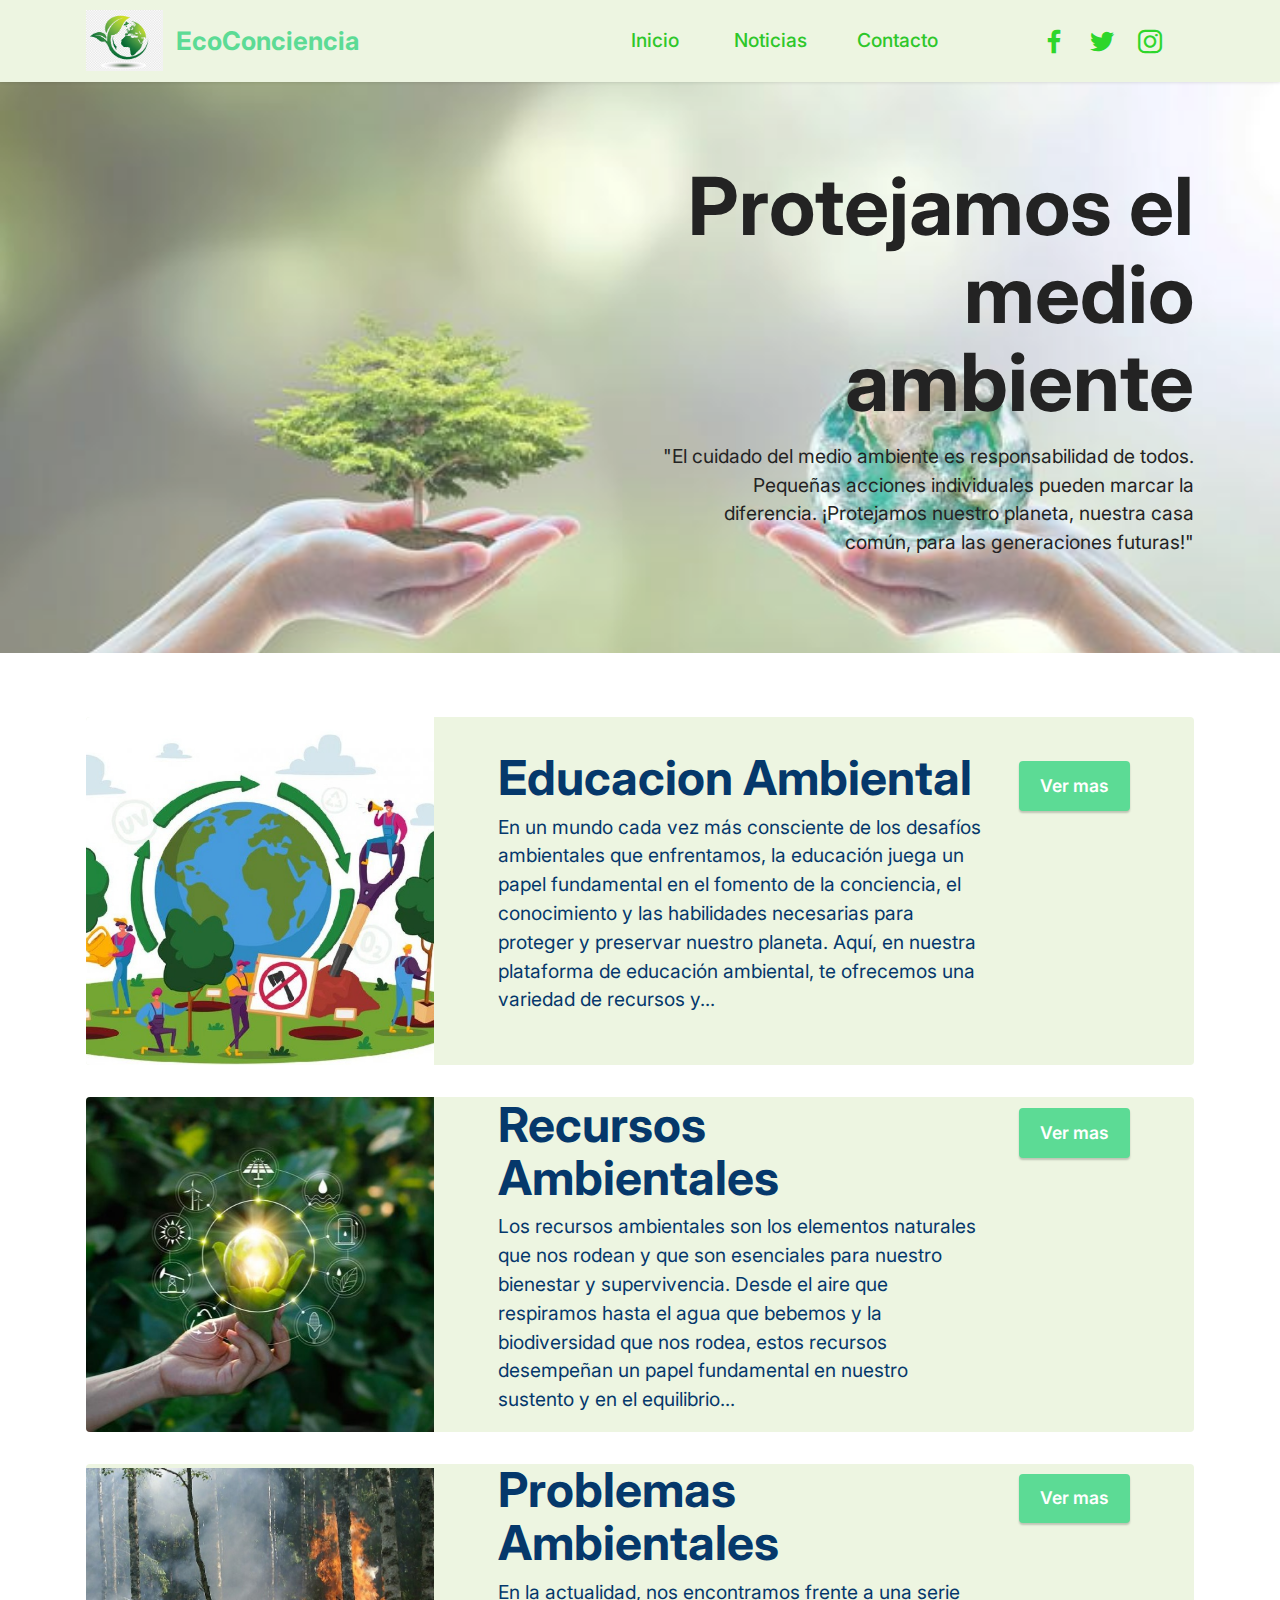
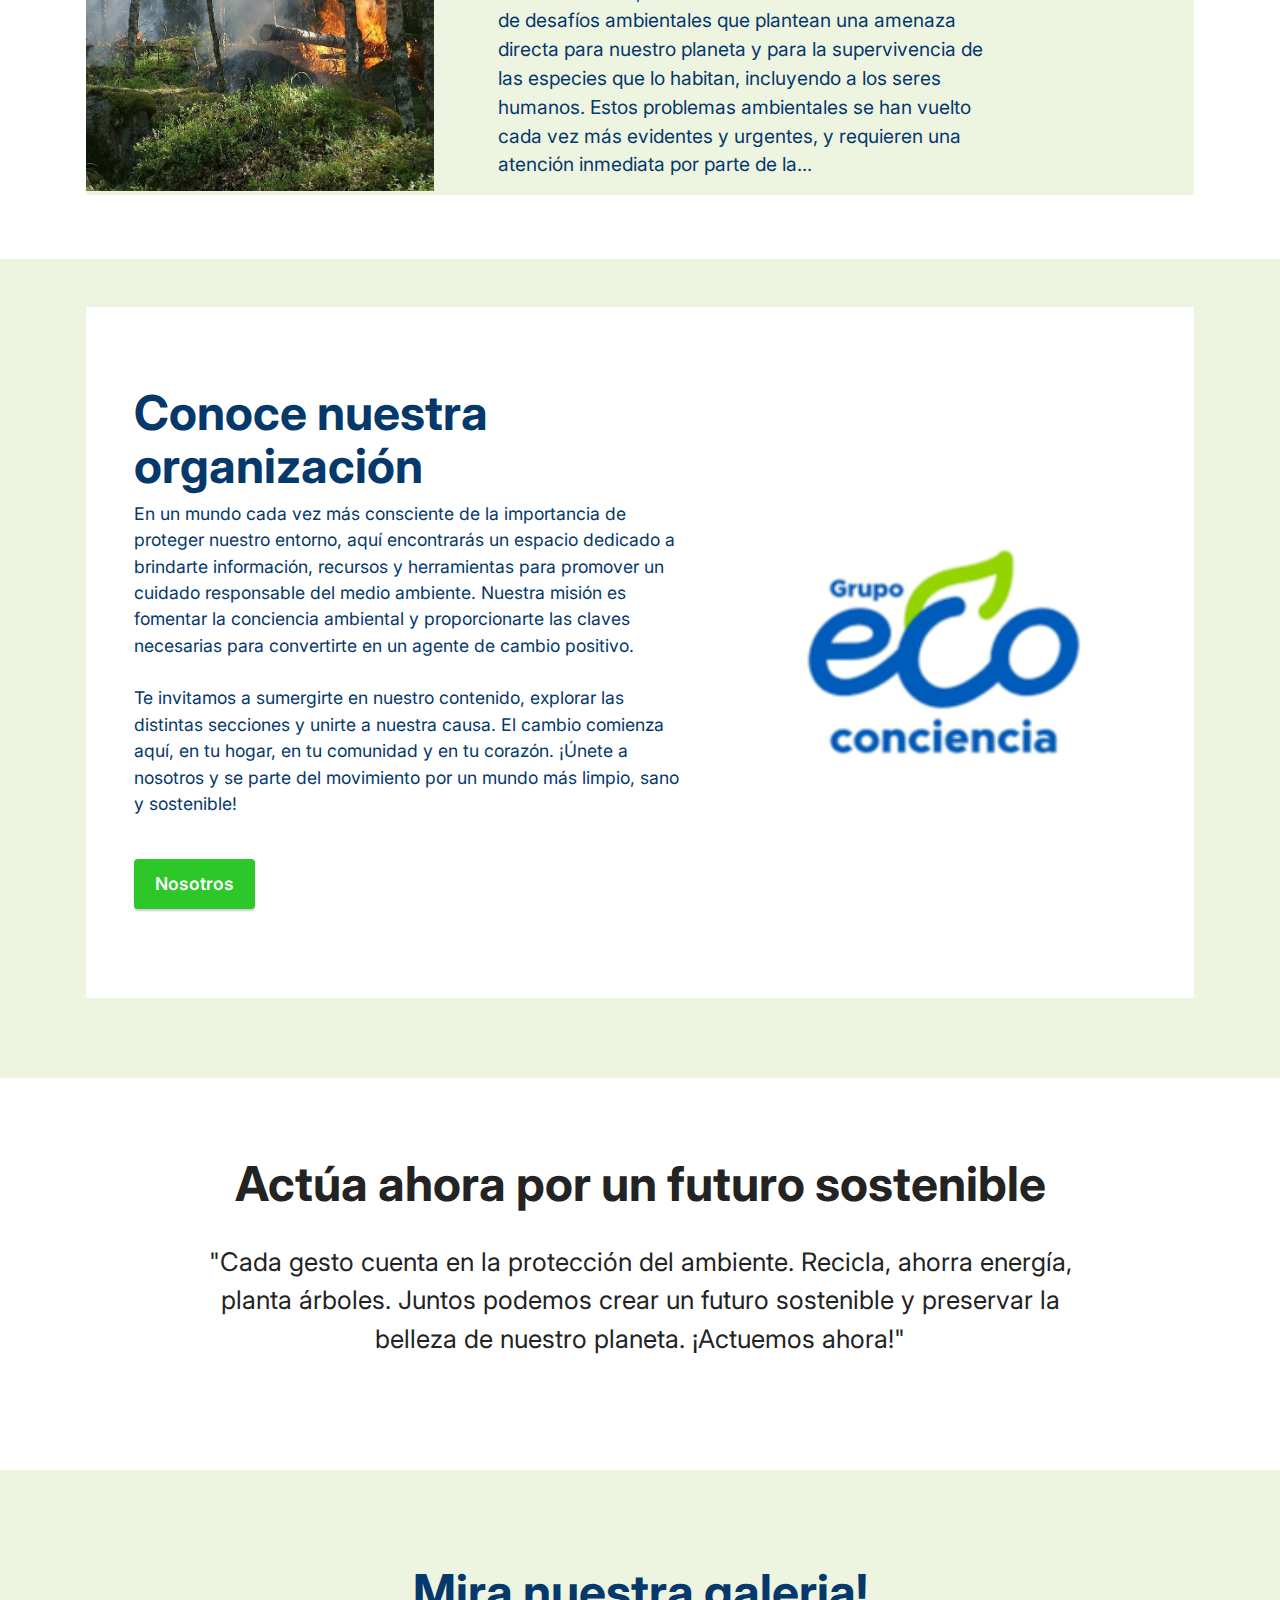
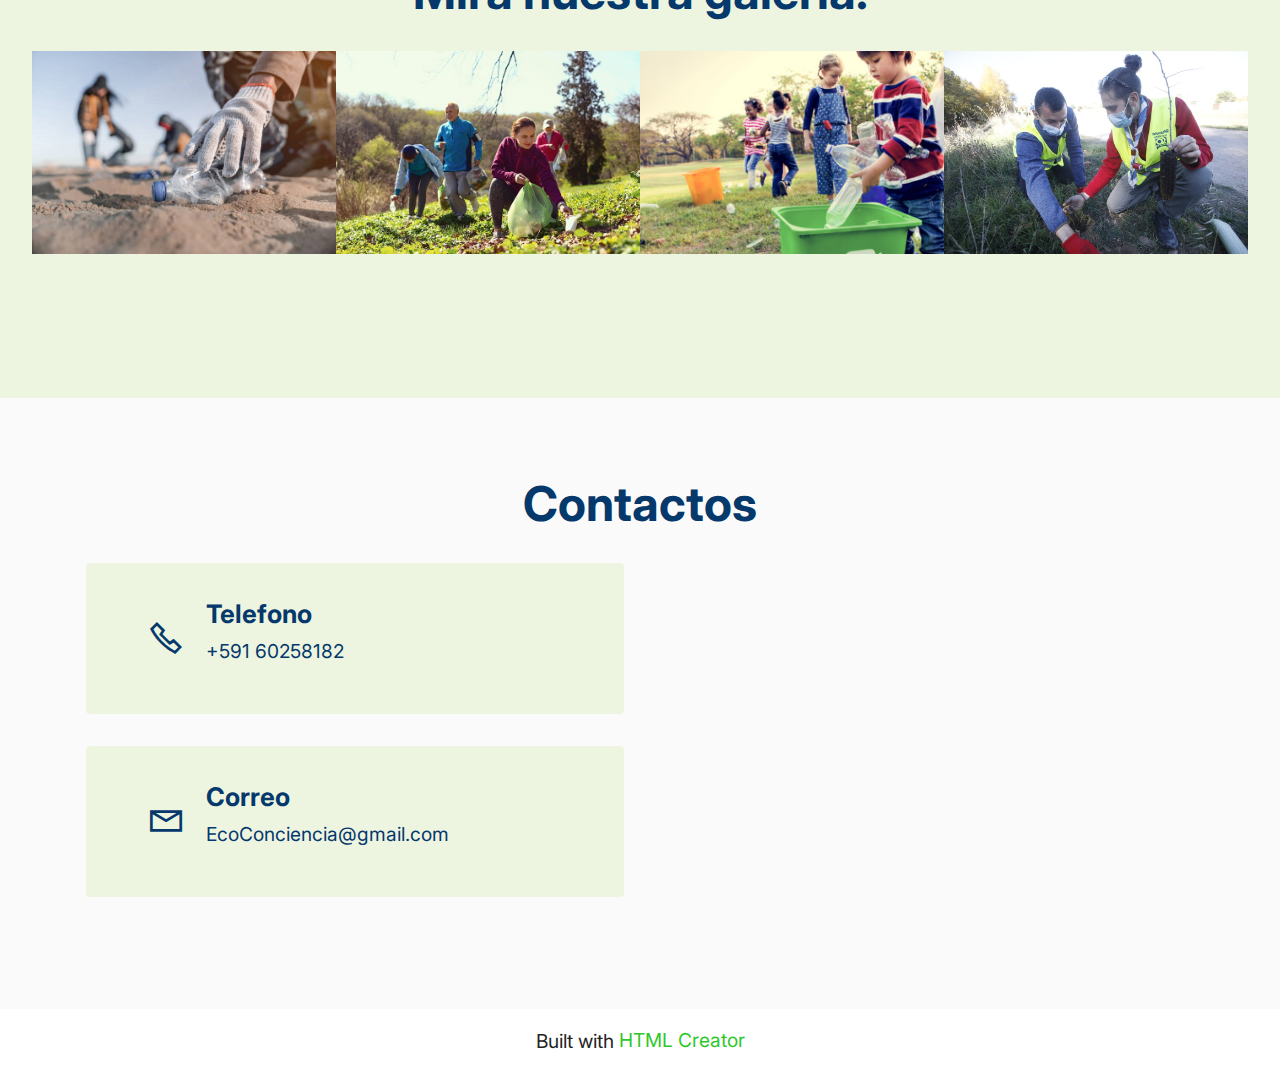
<file: index.html>
<!DOCTYPE html>
<html  >
<head>
  <!-- Site made with Mobirise Website Builder v5.8.9, https://mobirise.com -->
  <meta charset="UTF-8">
  <meta http-equiv="X-UA-Compatible" content="IE=edge">
  <meta name="generator" content="Mobirise v5.8.9, mobirise.com">
  <meta name="viewport" content="width=device-width, initial-scale=1, minimum-scale=1">
  <link rel="shortcut icon" href="assets/images/png-transparent-earth-environment-globe-photography-logo.png" type="image/x-icon">
  <meta name="description" content="">
  
  
  <title>EcoConciencia</title>
  <link rel="stylesheet" href="assets/web/assets/mobirise-icons2/mobirise2.css">
  <link rel="stylesheet" href="assets/bootstrap/css/bootstrap.min.css">
  <link rel="stylesheet" href="assets/bootstrap/css/bootstrap-grid.min.css">
  <link rel="stylesheet" href="assets/bootstrap/css/bootstrap-reboot.min.css">
  <link rel="stylesheet" href="assets/dropdown/css/style.css">
  <link rel="stylesheet" href="assets/socicon/css/styles.css">
  <link rel="stylesheet" href="assets/theme/css/style.css">
  <link rel="preload" href="https://fonts.googleapis.com/css?family=Inter:100,200,300,400,500,600,700,800,900&display=swap" as="style" onload="this.onload=null;this.rel='stylesheet'">
  <noscript><link rel="stylesheet" href="https://fonts.googleapis.com/css?family=Inter:100,200,300,400,500,600,700,800,900&display=swap"></noscript>
  <link rel="preload" as="style" href="assets/mobirise/css/mbr-additional.css"><link rel="stylesheet" href="assets/mobirise/css/mbr-additional.css" type="text/css">

  
  
  
</head>
<body>
  
  <section data-bs-version="5.1" class="menu menu3 cid-sFAA5oUu2Y" once="menu" id="menu3-1">
    
    <nav class="navbar navbar-dropdown navbar-expand-lg">
        <div class="container">
            <div class="navbar-brand">
                <span class="navbar-logo">
                    
                        <img src="assets/images/png-transparent-earth-environment-globe-photography-logo.png" alt="Mobirise Website Builder" style="height: 3.8rem;">
                    
                </span>
                <span class="navbar-caption-wrap"><a class="navbar-caption text-secondary display-5" href="https://mobiri.se">EcoConciencia</a></span>
            </div>
            <button class="navbar-toggler" type="button" data-toggle="collapse" data-bs-toggle="collapse" data-target="#navbarSupportedContent" data-bs-target="#navbarSupportedContent" aria-controls="navbarNavAltMarkup" aria-expanded="false" aria-label="Toggle navigation">
                <div class="hamburger">
                    <span></span>
                    <span></span>
                    <span></span>
                    <span></span>
                </div>
            </button>
            <div class="collapse navbar-collapse" id="navbarSupportedContent">
                <ul class="navbar-nav nav-dropdown nav-right" data-app-modern-menu="true"><li class="nav-item"><a class="nav-link link text-primary display-7" href="index.html">Inicio&nbsp;</a></li>
                    <li class="nav-item"><a class="nav-link link text-primary display-7" href="page1.html" target="_blank">Noticias</a></li>
                    <li class="nav-item"><a class="nav-link link text-primary display-7" href="index.html#contacts3-c">Contacto</a>
                    </li><li class="nav-item"><a class="nav-link link text-primary display-7" href="index.html#features16-9">&nbsp;</a></li></ul>
                <div class="icons-menu">
                    <a class="iconfont-wrapper" href="https://www.facebook.com/groups/169873855816887" target="_blank">
                        <span class="p-2 mbr-iconfont socicon-facebook socicon"></span>
                    </a>
                    <a class="iconfont-wrapper" href="https://twitter.com/EcoConciencia2" target="_blank">
                        <span class="p-2 mbr-iconfont socicon-twitter socicon"></span>
                    </a>
                    <a class="iconfont-wrapper" href="https://www.instagram.com/ecoconciencias/" target="_blank">
                        <span class="p-2 mbr-iconfont socicon-instagram socicon"></span>
                    </a>
                    
                </div>
                
            </div>
        </div>
    </nav>
</section>

<section data-bs-version="5.1" class="header3 cid-tDTiPi7S7D" id="header3-5">

    

    
    <div class="mbr-overlay" style="opacity: 0.2; background-color: rgb(255, 255, 255);"></div>

    <div class="align-center container">
        <div class="row justify-content-end">
            <div class="col-12 col-lg-6">
                <h1 class="mbr-section-title mbr-fonts-style mb-3 display-1"><strong>Protejamos el medio ambiente</strong></h1>
                
                <p class="mbr-text mbr-fonts-style display-7">"El cuidado del medio ambiente es responsabilidad de todos. Pequeñas acciones individuales pueden marcar la diferencia. ¡Protejamos nuestro planeta, nuestra casa común, para las generaciones futuras!"</p>
                
            </div>
        </div>
    </div>
</section>

<section data-bs-version="5.1" class="features8 cid-sFADMOwrhN" xmlns="http://www.w3.org/1999/html" id="features9-4">
    
    

    

    <div class="container">
        <div class="card">
            <div class="card-wrapper">
                <div class="row align-items-center">
                    <div class="col-12 col-md-4">
                        <div class="image-wrapper">
                            <img src="assets/images/nota-2-sem-4-ene-930x620.jpeg" alt="Mobirise Website Builder">
                        </div>
                    </div>
                    <div class="col-12 col-md">
                        <div class="card-box">
                            <div class="row">
                                <div class="col-md">
                                    <h6 class="card-title mbr-fonts-style display-2"><strong>Educacion Ambiental&nbsp;</strong></h6>
                                    <p class="mbr-text mbr-fonts-style display-7">En un mundo cada vez más consciente de los desafíos ambientales que enfrentamos, la educación juega un papel fundamental en el fomento de la conciencia, el conocimiento y las habilidades necesarias para proteger y preservar nuestro planeta. Aquí, en nuestra plataforma de educación ambiental, te ofrecemos una variedad de recursos y...<br></p>
                                </div>
                                <div class="col-md-auto">
                                    
                                    <div class="mbr-section-btn"><a href="page3.html" class="btn btn-secondary display-4">Ver mas</a></div>
                                </div>
                                <div></div>
                            </div>
                        </div>
                    </div>
                </div>
            </div>
        </div>
        <div class="card">
            <div class="card-wrapper">
                <div class="row align-items-center">
                    <div class="col-12 col-md-4">
                        <div class="image-wrapper">
                            <img src="assets/images/que-son-los-recursos-naturales-y-sus-tipos-1365-orig-1.jpeg" alt="Mobirise Website Builder">
                        </div>
                    </div>
                    <div class="col-12 col-md">
                        <div class="card-box">
                            <div class="row">
                                <div class="col-md">
                                    <h6 class="card-title mbr-fonts-style display-2"><strong>Recursos Ambientales</strong></h6>
                                    <p class="mbr-text mbr-fonts-style display-7">Los recursos ambientales son los elementos naturales que nos rodean y que son esenciales para nuestro bienestar y supervivencia. Desde el aire que respiramos hasta el agua que bebemos y la biodiversidad que nos rodea, estos recursos desempeñan un papel fundamental en nuestro sustento y en el equilibrio...</p>
                                </div>
                                <div class="col-md-auto">
                                    
                                    <div class="mbr-section-btn"><a href="page4.html" class="btn btn-secondary display-4">Ver mas</a></div>
                                </div>
                                <div></div>
                            </div>
                        </div>
                    </div>
                </div>
            </div>
        </div>
        <div class="card">
            <div class="card-wrapper">
                <div class="row align-items-center">
                    <div class="col-12 col-md-4">
                        <div class="image-wrapper">
                            <img src="assets/images/16544518735911.jpeg" alt="Mobirise Website Builder">
                        </div>
                    </div>
                    <div class="col-12 col-md">
                        <div class="card-box">
                            <div class="row">
                                <div class="col-md">
                                    <h6 class="card-title mbr-fonts-style display-2"><strong>Problemas Ambientales</strong></h6>
                                    <p class="mbr-text mbr-fonts-style display-7">En la actualidad, nos encontramos frente a una serie de desafíos ambientales que plantean una amenaza directa para nuestro planeta y para la supervivencia de las especies que lo habitan, incluyendo a los seres humanos. Estos problemas ambientales se han vuelto cada vez más evidentes y urgentes, y requieren una atención inmediata por parte de la...<br></p>
                                </div>
                                <div class="col-md-auto">
                                    
                                    <div class="mbr-section-btn"><a href="page5.html" class="btn btn-secondary display-4">Ver mas</a></div>
                                </div>
                                <div></div>
                            </div>
                        </div>
                    </div>
                </div>
            </div>
        </div>
    </div>
</section>

<section data-bs-version="5.1" class="features15 cid-sFANq99njx" id="features16-9">

    

    
    <div class="container">
        <div class="content-wrapper">
            <div class="row align-items-center">
                <div class="col-12 col-lg">
                    <div class="text-wrapper">
                        <h6 class="card-title mbr-fonts-style display-2"><strong>Conoce nuestra organización</strong></h6>
                        <p class="mbr-text mbr-fonts-style mb-4 display-4">En un mundo cada vez más consciente de la importancia de proteger nuestro entorno, aquí encontrarás un espacio dedicado a brindarte información, recursos y herramientas para promover un cuidado responsable del medio ambiente. Nuestra misión es fomentar la conciencia ambiental y proporcionarte las claves necesarias para convertirte en un agente de cambio positivo.<br><br>Te invitamos a sumergirte en nuestro contenido, explorar las distintas secciones y unirte a nuestra causa. El cambio comienza aquí, en tu hogar, en tu comunidad y en tu corazón. ¡Únete a nosotros y se parte del movimiento por un mundo más limpio, sano y sostenible!<br></p>
                        <div class="mbr-section-btn mt-3"><a class="btn btn-primary display-4" href="page2.html">Nosotros</a></div>
                    </div>
                </div>
                <div class="col-12 col-lg-5">
                    <div class="image-wrapper">
                        <img src="assets/images/descarga-1.png" alt="Mobirise Website Builder">
                    </div>
                </div>
            </div>
        </div>
    </div>
</section>

<section data-bs-version="5.1" class="content4 cid-tDTmsnBryv" id="content4-7">
    

    
    
    <div class="container">
        <div class="row justify-content-center">
            <div class="title col-md-12 col-lg-10">
                <h3 class="mbr-section-title mbr-fonts-style align-center mb-4 display-2"><strong>Actúa ahora por un futuro sostenible</strong></h3>
                <h4 class="mbr-section-subtitle align-center mbr-fonts-style mb-4 display-5">"Cada gesto cuenta en la protección del ambiente. Recicla, ahorra energía, planta árboles. Juntos podemos crear un futuro sostenible y preservar la belleza de nuestro planeta. ¡Actuemos ahora!"</h4>
                
            </div>
        </div>
    </div>
</section>

<section data-bs-version="5.1" class="gallery6 mbr-gallery cid-sFAQAQGsOD" id="gallery6-f">
    

    

    <div class="container-fluid">
        <div class="mbr-section-head">
            <h3 class="mbr-section-title mbr-fonts-style align-center m-0 display-2"><strong>Mira nuestra galeria!</strong></h3>
            
        </div>
        <div class="row mbr-gallery mt-4">
            <div class="col-12 col-md-6 col-lg-3 item gallery-image active">
                <div class="item-wrapper" data-toggle="modal" data-bs-toggle="modal" data-target="#tDTPGFtXoY-modal" data-bs-target="#tDTPGFtXoY-modal">
                    <img class="w-100" src="assets/images/nota-5-imagen-principal-18.jpg" alt="Mobirise Website Builder" data-slide-to="0" data-bs-slide-to="0" data-target="#lb-tDTPGFtXoY" data-bs-target="#lb-tDTPGFtXoY">
                    <div class="icon-wrapper">
                        <span class="mobi-mbri mobi-mbri-search mbr-iconfont mbr-iconfont-btn"></span>
                    </div>
                </div>
                
            </div>
            <div class="col-12 col-md-6 col-lg-3 item gallery-image">
                <div class="item-wrapper" data-toggle="modal" data-bs-toggle="modal" data-target="#tDTPGFtXoY-modal" data-bs-target="#tDTPGFtXoY-modal">
                    <img class="w-100" src="assets/images/adobestock-206085801.jpg" alt="Mobirise Website Builder" data-slide-to="1" data-bs-slide-to="1" data-target="#lb-tDTPGFtXoY" data-bs-target="#lb-tDTPGFtXoY">
                    <div class="icon-wrapper">
                        <span class="mobi-mbri mobi-mbri-search mbr-iconfont mbr-iconfont-btn"></span>
                    </div>
                </div>
                
            </div>
            
            <div class="col-12 col-md-6 col-lg-3 item gallery-image">
                <div class="item-wrapper" data-toggle="modal" data-bs-toggle="modal" data-target="#tDTPGFtXoY-modal" data-bs-target="#tDTPGFtXoY-modal">
                    <img class="w-100" src="assets/images/educacion-ambiental-746x419.jpg" alt="Mobirise Website Builder" data-slide-to="2" data-bs-slide-to="2" data-target="#lb-tDTPGFtXoY" data-bs-target="#lb-tDTPGFtXoY">
                    <div class="icon-wrapper">
                        <span class="mobi-mbri mobi-mbri-search mbr-iconfont mbr-iconfont-btn"></span>
                    </div>
                </div>
                
            </div><div class="col-12 col-md-6 col-lg-3 item gallery-image">
                <div class="item-wrapper" data-toggle="modal" data-bs-toggle="modal" data-target="#tDTPGFtXoY-modal" data-bs-target="#tDTPGFtXoY-modal">
                    <img class="w-100" src="assets/images/c164be0a-0097-fa3e-63448c389e554028.jpeg" alt="Mobirise Website Builder" data-slide-to="3" data-bs-slide-to="3" data-target="#lb-tDTPGFtXoY" data-bs-target="#lb-tDTPGFtXoY">
                    <div class="icon-wrapper">
                        <span class="mobi-mbri mobi-mbri-search mbr-iconfont mbr-iconfont-btn"></span>
                    </div>
                </div>
                
            </div>
        </div>

        <div class="modal mbr-slider" tabindex="-1" role="dialog" aria-hidden="true" id="tDTPGFtXoY-modal">
            <div class="modal-dialog" role="document">
                <div class="modal-content">
                    <div class="modal-body">
                        <div class="carousel slide" id="lb-tDTPGFtXoY" data-interval="5000" data-bs-interval="5000">
                            <div class="carousel-inner">
                                <div class="carousel-item active">
                                    <img class="d-block w-100" src="assets/images/nota-5-imagen-principal-18.jpg" alt="Mobirise Website Builder">
                                </div>
                                <div class="carousel-item">
                                    <img class="d-block w-100" src="assets/images/adobestock-206085801.jpg" alt="Mobirise Website Builder">
                                </div>
                                
                                <div class="carousel-item">
                                    <img class="d-block w-100" src="assets/images/educacion-ambiental-746x419.jpg" alt="Mobirise Website Builder">
                                </div><div class="carousel-item">
                                    <img class="d-block w-100" src="assets/images/c164be0a-0097-fa3e-63448c389e554028.jpeg" alt="Mobirise Website Builder">
                                </div>
                            </div>
                            <ol class="carousel-indicators">
                                <li data-slide-to="0" data-bs-slide-to="0" class="active" data-target="#lb-tDTPGFtXoY" data-bs-target="#lb-tDTPGFtXoY"></li>
                                <li data-slide-to="1" data-bs-slide-to="1" data-target="#lb-tDTPGFtXoY" data-bs-target="#lb-tDTPGFtXoY"></li>
                                <li data-slide-to="2" data-bs-slide-to="2" data-target="#lb-tDTPGFtXoY" data-bs-target="#lb-tDTPGFtXoY"></li>
                                <li data-slide-to="3" data-bs-slide-to="3" data-target="#lb-tDTPGFtXoY" data-bs-target="#lb-tDTPGFtXoY"></li>
                            </ol>
                            <a role="button" href="" class="close" data-dismiss="modal" data-bs-dismiss="modal" aria-label="Close">
                            </a>
                            <a class="carousel-control-prev carousel-control" role="button" data-slide="prev" data-bs-slide="prev" href="#lb-tDTPGFtXoY">
                                <span class="mobi-mbri mobi-mbri-arrow-prev" aria-hidden="true"></span>
                                <span class="sr-only visually-hidden">Previous</span>
                            </a>
                            <a class="carousel-control-next carousel-control" role="button" data-slide="next" data-bs-slide="next" href="#lb-tDTPGFtXoY">
                                <span class="mobi-mbri mobi-mbri-arrow-next" aria-hidden="true"></span>
                                <span class="sr-only visually-hidden">Next</span>
                            </a>
                        </div>
                    </div>
                </div>
            </div>
        </div>
    </div>
</section>

<section data-bs-version="5.1" class="contacts3 map1 cid-sFAOgbarYq" id="contacts3-c">

    
    
    <div class="container">
        <div class="mbr-section-head">
            <h3 class="mbr-section-title mbr-fonts-style align-center mb-0 display-2">
                <strong>Contactos</strong></h3>
            
        </div>
        <div class="row justify-content-center mt-4">
            <div class="card col-12 col-md-6">
                <div class="card-wrapper">
                    <div class="image-wrapper">
                        <span class="mbr-iconfont mobi-mbri-phone mobi-mbri" style="color: rgb(5, 56, 107); fill: rgb(5, 56, 107);"></span>
                    </div>
                    <div class="text-wrapper">
                        <h6 class="card-title mbr-fonts-style mb-1 display-5">
                            <strong>Telefono</strong></h6>
                        <p class="mbr-text mbr-fonts-style display-7">+591 60258182</p>
                    </div>
                </div>
                <div class="card-wrapper">
                    <div class="image-wrapper">
                        <span class="mbr-iconfont mobi-mbri-letter mobi-mbri" style="color: rgb(5, 56, 107); fill: rgb(5, 56, 107);"></span>
                    </div>
                    <div class="text-wrapper">
                        <h6 class="card-title mbr-fonts-style mb-1 display-5">
                            <strong>Correo</strong></h6>
                        <p class="mbr-text mbr-fonts-style display-7">EcoConciencia@gmail.com</p>
                    </div>
                </div>
            </div>
            <div class="map-wrapper col-12 col-md-6">
                <div class="google-map"><iframe frameborder="0" style="border:0" src="https://www.google.com/maps/embed/v1/place?key=AIzaSyDk89J4FSunMF33ruMVWJaJht_Ro0kvoXs&amp;q=350 5th Ave, New York, NY 10118" allowfullscreen=""></iframe></div>
            </div>
        </div>
    </div>
</section><section class="display-7" style="padding: 0;align-items: center;justify-content: center;flex-wrap: wrap;    align-content: center;display: flex;position: relative;height: 4rem;"><a href="https://mobiri.se/" style="flex: 1 1;height: 4rem;position: absolute;width: 100%;z-index: 1;"><img alt="" style="height: 4rem;" src="[data-uri]"></a><p style="margin: 0;text-align: center;" class="display-7">Built with &#8204;</p><a style="z-index:1" href="https://mobirise.com/html-builder.html">HTML Creator</a></section><script src="assets/bootstrap/js/bootstrap.bundle.min.js"></script>  <script src="assets/smoothscroll/smooth-scroll.js"></script>  <script src="assets/ytplayer/index.js"></script>  <script src="assets/dropdown/js/navbar-dropdown.js"></script>  <script src="assets/theme/js/script.js"></script>  
  
  
</body>
</html>
</file>
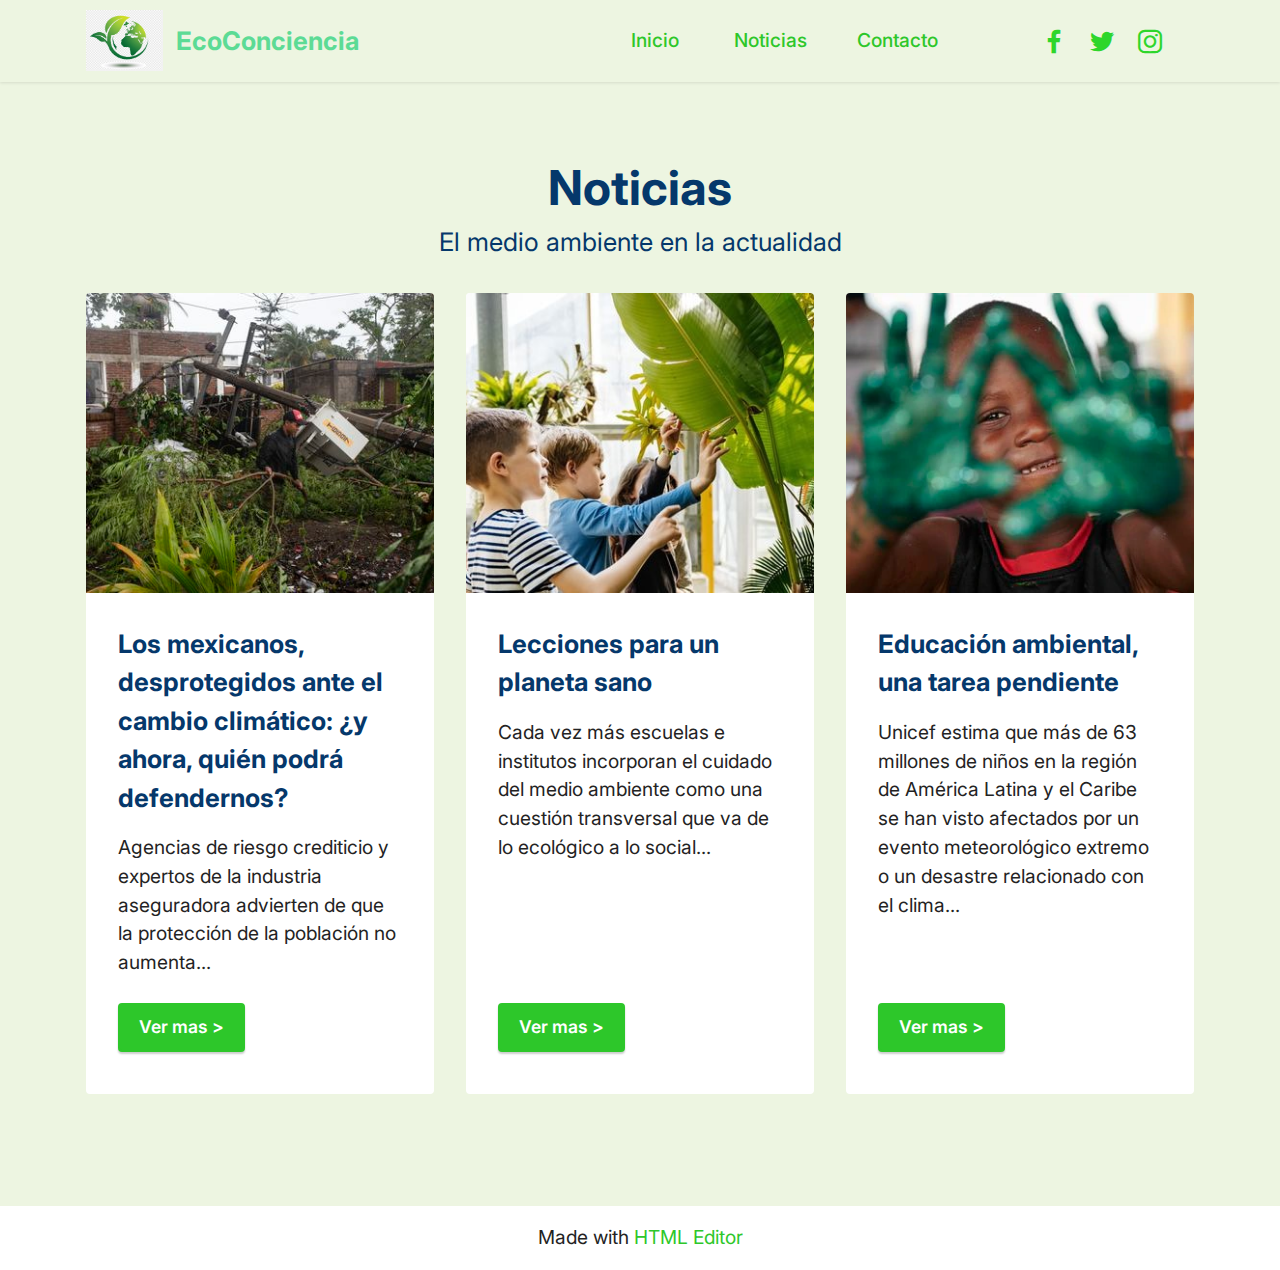
<file: page1.html>
<!DOCTYPE html>
<html  >
<head>
  <!-- Site made with Mobirise Website Builder v5.8.9, https://mobirise.com -->
  <meta charset="UTF-8">
  <meta http-equiv="X-UA-Compatible" content="IE=edge">
  <meta name="generator" content="Mobirise v5.8.9, mobirise.com">
  <meta name="viewport" content="width=device-width, initial-scale=1, minimum-scale=1">
  <link rel="shortcut icon" href="assets/images/png-transparent-earth-environment-globe-photography-logo.png" type="image/x-icon">
  <meta name="description" content="">
  
  
  <title>noticias</title>
  <link rel="stylesheet" href="assets/bootstrap/css/bootstrap.min.css">
  <link rel="stylesheet" href="assets/bootstrap/css/bootstrap-grid.min.css">
  <link rel="stylesheet" href="assets/bootstrap/css/bootstrap-reboot.min.css">
  <link rel="stylesheet" href="assets/dropdown/css/style.css">
  <link rel="stylesheet" href="assets/socicon/css/styles.css">
  <link rel="stylesheet" href="assets/theme/css/style.css">
  <link rel="preload" href="https://fonts.googleapis.com/css?family=Inter:100,200,300,400,500,600,700,800,900&display=swap" as="style" onload="this.onload=null;this.rel='stylesheet'">
  <noscript><link rel="stylesheet" href="https://fonts.googleapis.com/css?family=Inter:100,200,300,400,500,600,700,800,900&display=swap"></noscript>
  <link rel="preload" as="style" href="assets/mobirise/css/mbr-additional.css"><link rel="stylesheet" href="assets/mobirise/css/mbr-additional.css" type="text/css">

  
  
  
</head>
<body>
  
  <section data-bs-version="5.1" class="menu menu3 cid-sFAA5oUu2Y" once="menu" id="menu3-0">
    
    <nav class="navbar navbar-dropdown navbar-expand-lg">
        <div class="container">
            <div class="navbar-brand">
                <span class="navbar-logo">
                    
                        <img src="assets/images/png-transparent-earth-environment-globe-photography-logo.png" alt="Mobirise Website Builder" style="height: 3.8rem;">
                    
                </span>
                <span class="navbar-caption-wrap"><a class="navbar-caption text-secondary display-5" href="https://mobiri.se">EcoConciencia</a></span>
            </div>
            <button class="navbar-toggler" type="button" data-toggle="collapse" data-bs-toggle="collapse" data-target="#navbarSupportedContent" data-bs-target="#navbarSupportedContent" aria-controls="navbarNavAltMarkup" aria-expanded="false" aria-label="Toggle navigation">
                <div class="hamburger">
                    <span></span>
                    <span></span>
                    <span></span>
                    <span></span>
                </div>
            </button>
            <div class="collapse navbar-collapse" id="navbarSupportedContent">
                <ul class="navbar-nav nav-dropdown nav-right" data-app-modern-menu="true"><li class="nav-item"><a class="nav-link link text-primary display-7" href="index.html">Inicio&nbsp;</a></li>
                    <li class="nav-item"><a class="nav-link link text-primary display-7" href="page1.html" target="_blank">Noticias</a></li>
                    <li class="nav-item"><a class="nav-link link text-primary display-7" href="index.html#contacts3-c">Contacto</a>
                    </li><li class="nav-item"><a class="nav-link link text-primary display-7" href="index.html#features16-9">&nbsp;</a></li></ul>
                <div class="icons-menu">
                    <a class="iconfont-wrapper" href="https://www.facebook.com/groups/169873855816887" target="_blank">
                        <span class="p-2 mbr-iconfont socicon-facebook socicon"></span>
                    </a>
                    <a class="iconfont-wrapper" href="https://twitter.com/EcoConciencia2" target="_blank">
                        <span class="p-2 mbr-iconfont socicon-twitter socicon"></span>
                    </a>
                    <a class="iconfont-wrapper" href="https://www.instagram.com/ecoconciencias/" target="_blank">
                        <span class="p-2 mbr-iconfont socicon-instagram socicon"></span>
                    </a>
                    
                </div>
                
            </div>
        </div>
    </nav>
</section>

<section data-bs-version="5.1" class="content2 cid-tDTf7fLO00" id="content2-2">
    
    
    <div class="container">
        <div class="mbr-section-head">
            <h4 class="mbr-section-title mbr-fonts-style align-center mb-0 display-2"><strong>Noticias</strong></h4>
            <h5 class="mbr-section-subtitle mbr-fonts-style align-center mb-0 mt-2 display-5">El medio ambiente en la actualidad</h5>
        </div>
        <div class="row mt-4">
            <div class="item features-image сol-12 col-md-6 col-lg-4">
                <div class="item-wrapper">
                    <div class="item-img">
                        <img src="assets/images/whsr743uhjeuzg75eqmrt5jryi.jpg" alt="Mobirise Website Builder" title="">
                    </div>
                    <div class="item-content">
                        <h5 class="item-title mbr-fonts-style display-5"><strong>Los mexicanos, desprotegidos ante el cambio climático: ¿y ahora, quién podrá defendernos?</strong></h5>
                        
                        <p class="mbr-text mbr-fonts-style mt-3 display-7">Agencias de riesgo crediticio y expertos de la industria aseguradora advierten de que la protección de la población no aumenta...</p>
                    </div>
                    <div class="mbr-section-btn item-footer mt-2"><a href="https://elpais.com/america-futura/2022-10-19/los-mexicanos-desprotegidos-ante-el-cambio-climatico-y-ahora-quien-podra-defendernos.html" class="btn item-btn btn-primary display-4" target="_blank">Ver mas &gt;</a></div>
                </div>
            </div>
            <div class="item features-image сol-12 col-md-6 col-lg-4">
                <div class="item-wrapper">
                    <div class="item-img">
                        <img src="assets/images/6mwqpog74rgebik3ld546womwq.jpg" alt="Mobirise Website Builder" title="">
                    </div>
                    <div class="item-content">
                        <h5 class="item-title mbr-fonts-style display-5"><strong>Lecciones para un planeta sano</strong></h5>
                        
                        <p class="mbr-text mbr-fonts-style mt-3 display-7">Cada vez más escuelas e institutos incorporan el cuidado del medio ambiente como una cuestión transversal que va de lo ecológico a lo social...<br>
                        </p>
                    </div>
                    <div class="mbr-section-btn item-footer mt-2"><a href="https://elpais.com/extra/colegios/2023-03-05/lecciones-para-un-planeta-sano.html" class="btn item-btn btn-primary display-4" target="_blank">Ver mas &gt;</a></div>
                </div>
            </div>
            <div class="item features-image сol-12 col-md-6 col-lg-4">
                <div class="item-wrapper">
                    <div class="item-img">
                        <img src="assets/images/2czqalreqbc7xbqf2bwsa5jq74.webp" alt="Mobirise Website Builder" title="">
                    </div>
                    <div class="item-content">
                        <h5 class="item-title mbr-fonts-style display-5"><strong>Educación ambiental, una tarea pendiente</strong></h5>
                        
                        <p class="mbr-text mbr-fonts-style mt-3 display-7">Unicef estima que más de 63 millones de niños en la región de América Latina y el Caribe se han visto afectados por un evento meteorológico extremo o un desastre relacionado con el clima...</p>
                    </div>
                    <div class="mbr-section-btn item-footer mt-2"><a href="https://elpais.com/planeta-futuro/red-de-expertos/2022-11-03/educacion-ambiental-una-tarea-pendiente.html" class="btn item-btn btn-primary display-4" target="_blank">Ver mas &gt;</a></div>
                </div>
            </div>

        </div>
    </div>
</section><section class="display-7" style="padding: 0;align-items: center;justify-content: center;flex-wrap: wrap;    align-content: center;display: flex;position: relative;height: 4rem;"><a href="https://mobiri.se/" style="flex: 1 1;height: 4rem;position: absolute;width: 100%;z-index: 1;"><img alt="" style="height: 4rem;" src="[data-uri]"></a><p style="margin: 0;text-align: center;" class="display-7">Made with &#8204;</p><a style="z-index:1" href="https://mobirise.com/html-editor.html">HTML Editor</a></section><script src="assets/bootstrap/js/bootstrap.bundle.min.js"></script>  <script src="assets/smoothscroll/smooth-scroll.js"></script>  <script src="assets/ytplayer/index.js"></script>  <script src="assets/dropdown/js/navbar-dropdown.js"></script>  <script src="assets/theme/js/script.js"></script>  
  
  
</body>
</html>
</file>
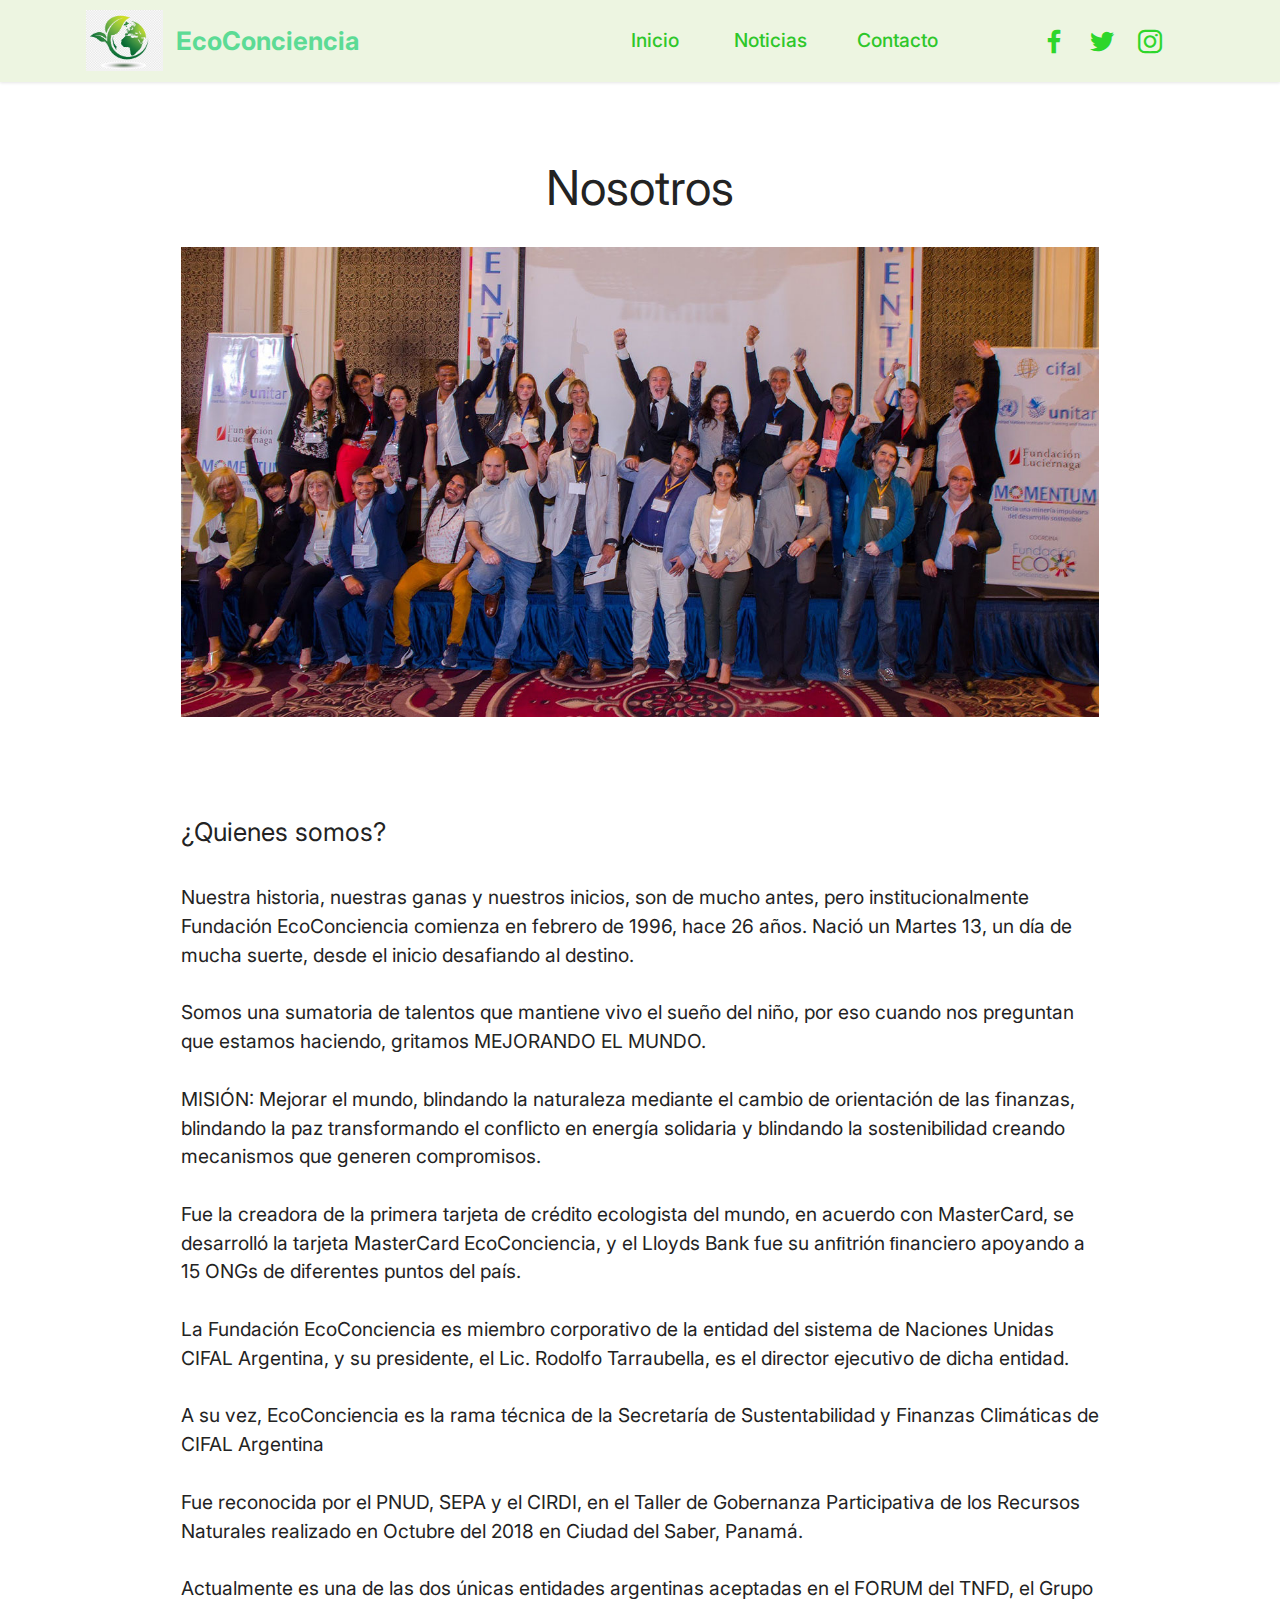
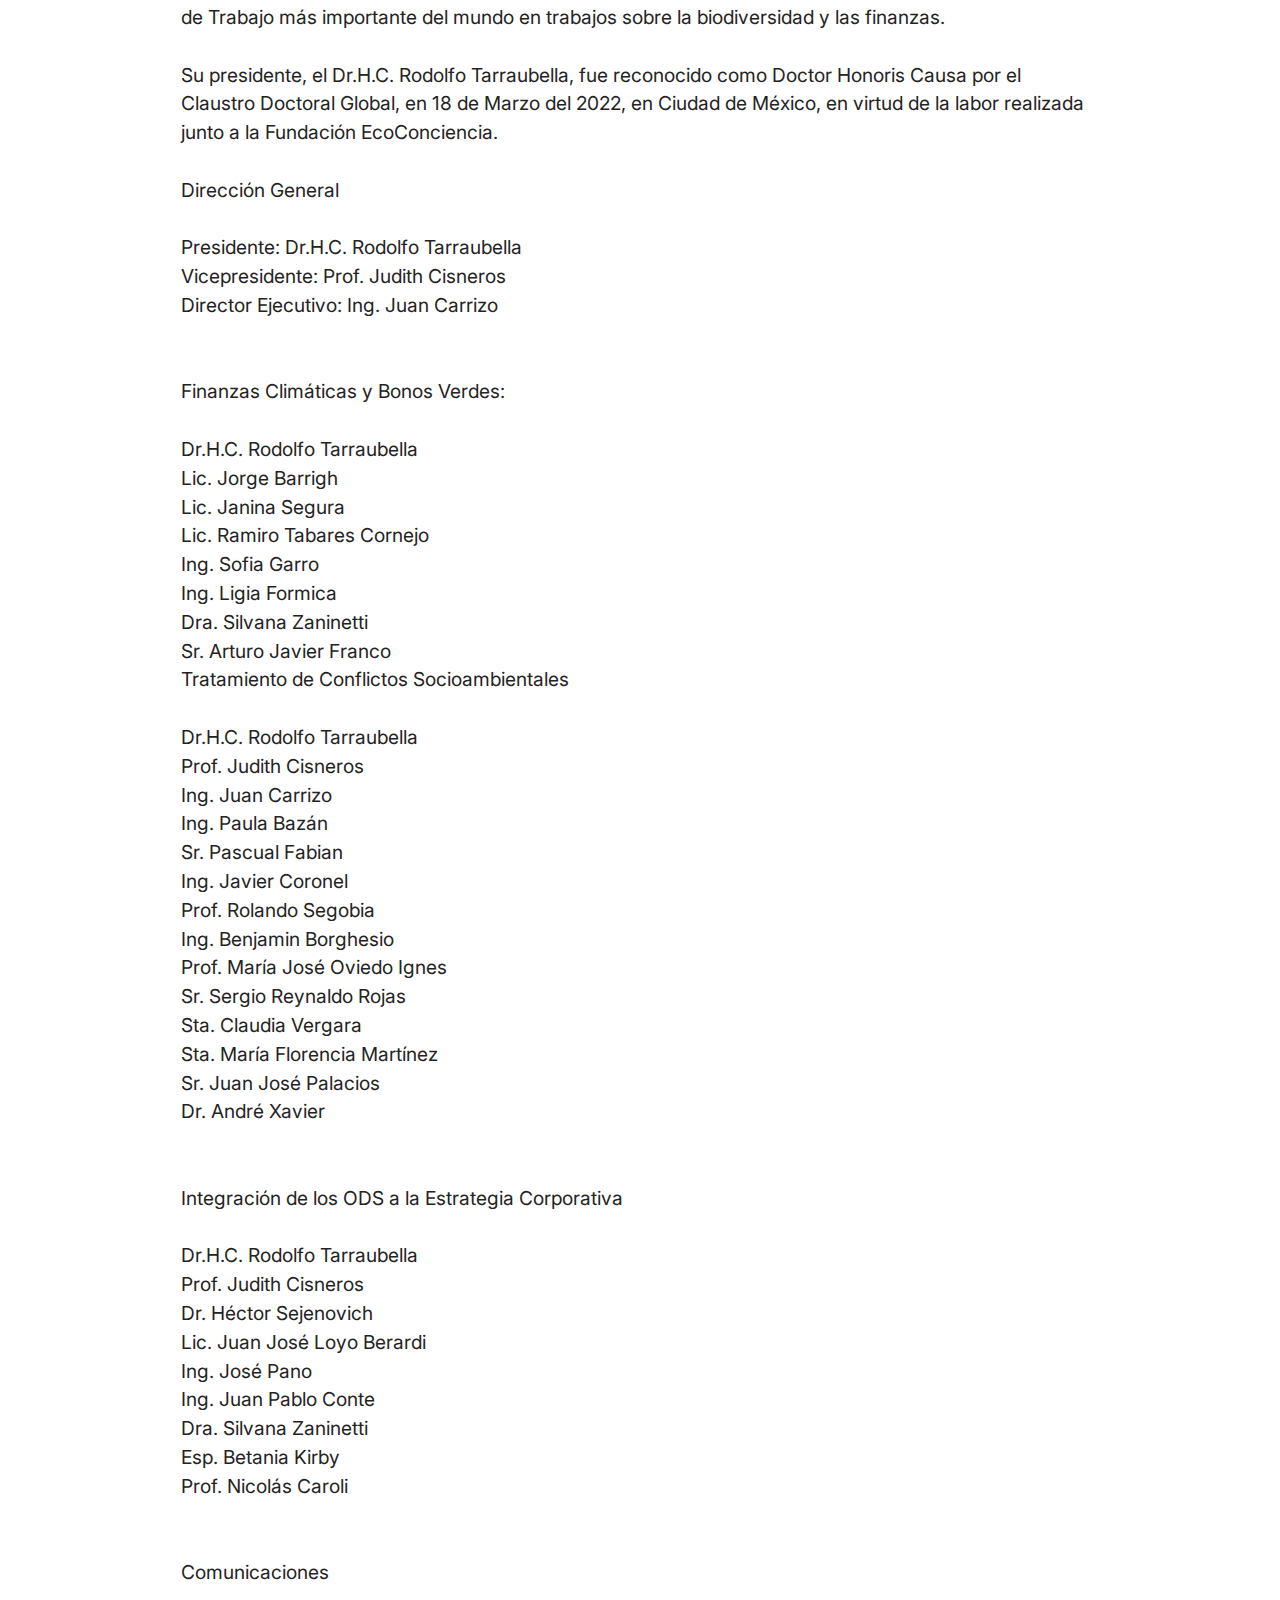
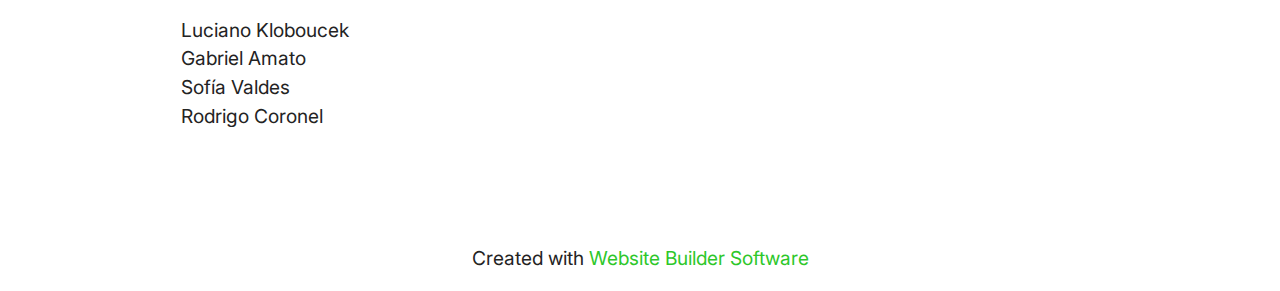
<file: page2.html>
<!DOCTYPE html>
<html  >
<head>
  <!-- Site made with Mobirise Website Builder v5.8.9, https://mobirise.com -->
  <meta charset="UTF-8">
  <meta http-equiv="X-UA-Compatible" content="IE=edge">
  <meta name="generator" content="Mobirise v5.8.9, mobirise.com">
  <meta name="viewport" content="width=device-width, initial-scale=1, minimum-scale=1">
  <link rel="shortcut icon" href="assets/images/png-transparent-earth-environment-globe-photography-logo.png" type="image/x-icon">
  <meta name="description" content="">
  
  
  <title>nosotros</title>
  <link rel="stylesheet" href="assets/bootstrap/css/bootstrap.min.css">
  <link rel="stylesheet" href="assets/bootstrap/css/bootstrap-grid.min.css">
  <link rel="stylesheet" href="assets/bootstrap/css/bootstrap-reboot.min.css">
  <link rel="stylesheet" href="assets/dropdown/css/style.css">
  <link rel="stylesheet" href="assets/socicon/css/styles.css">
  <link rel="stylesheet" href="assets/theme/css/style.css">
  <link rel="preload" href="https://fonts.googleapis.com/css?family=Inter:100,200,300,400,500,600,700,800,900&display=swap" as="style" onload="this.onload=null;this.rel='stylesheet'">
  <noscript><link rel="stylesheet" href="https://fonts.googleapis.com/css?family=Inter:100,200,300,400,500,600,700,800,900&display=swap"></noscript>
  <link rel="preload" as="style" href="assets/mobirise/css/mbr-additional.css"><link rel="stylesheet" href="assets/mobirise/css/mbr-additional.css" type="text/css">

  
  
  
</head>
<body>
  
  <section data-bs-version="5.1" class="menu menu3 cid-sFAA5oUu2Y" once="menu" id="menu3-8">
    
    <nav class="navbar navbar-dropdown navbar-expand-lg">
        <div class="container">
            <div class="navbar-brand">
                <span class="navbar-logo">
                    
                        <img src="assets/images/png-transparent-earth-environment-globe-photography-logo.png" alt="Mobirise Website Builder" style="height: 3.8rem;">
                    
                </span>
                <span class="navbar-caption-wrap"><a class="navbar-caption text-secondary display-5" href="https://mobiri.se">EcoConciencia</a></span>
            </div>
            <button class="navbar-toggler" type="button" data-toggle="collapse" data-bs-toggle="collapse" data-target="#navbarSupportedContent" data-bs-target="#navbarSupportedContent" aria-controls="navbarNavAltMarkup" aria-expanded="false" aria-label="Toggle navigation">
                <div class="hamburger">
                    <span></span>
                    <span></span>
                    <span></span>
                    <span></span>
                </div>
            </button>
            <div class="collapse navbar-collapse" id="navbarSupportedContent">
                <ul class="navbar-nav nav-dropdown nav-right" data-app-modern-menu="true"><li class="nav-item"><a class="nav-link link text-primary display-7" href="index.html">Inicio&nbsp;</a></li>
                    <li class="nav-item"><a class="nav-link link text-primary display-7" href="page1.html" target="_blank">Noticias</a></li>
                    <li class="nav-item"><a class="nav-link link text-primary display-7" href="index.html#contacts3-c">Contacto</a>
                    </li><li class="nav-item"><a class="nav-link link text-primary display-7" href="index.html#features16-9">&nbsp;</a></li></ul>
                <div class="icons-menu">
                    <a class="iconfont-wrapper" href="https://www.facebook.com/groups/169873855816887" target="_blank">
                        <span class="p-2 mbr-iconfont socicon-facebook socicon"></span>
                    </a>
                    <a class="iconfont-wrapper" href="https://twitter.com/EcoConciencia2" target="_blank">
                        <span class="p-2 mbr-iconfont socicon-twitter socicon"></span>
                    </a>
                    <a class="iconfont-wrapper" href="https://www.instagram.com/ecoconciencias/" target="_blank">
                        <span class="p-2 mbr-iconfont socicon-instagram socicon"></span>
                    </a>
                    
                </div>
                
            </div>
        </div>
    </nav>
</section>

<section data-bs-version="5.1" class="content4 cid-tDTGGSSSKT" id="content4-9">
    

    
    
    <div class="container">
        <div class="row justify-content-center">
            <div class="title col-md-12 col-lg-10">
                <h3 class="mbr-section-title mbr-fonts-style align-center mb-4 display-2">Nosotros</h3>
                
                
            </div>
        </div>
    </div>
</section>

<section data-bs-version="5.1" class="image3 cid-tDTGIevSCd" id="image3-a">
    

    
    

    <div class="container">
        <div class="row justify-content-center">
            <div class="col-12 col-lg-10">
                <div class="image-wrapper">
                    <img src="assets/images/nosotros.jpg" alt="Mobirise Website Builder">
                    
                </div>
            </div>
        </div>
    </div>
</section>

<section data-bs-version="5.1" class="content5 cid-tDTGK2RCXK" id="content5-b">
    
    <div class="container">
        <div class="row justify-content-center">
            <div class="col-md-12 col-lg-10">
                
                <h4 class="mbr-section-subtitle mbr-fonts-style mb-4 display-5">¿Quienes somos?</h4>
                <p class="mbr-text mbr-fonts-style display-7">Nuestra historia, nuestras ganas y nuestros inicios, son de mucho antes, pero institucionalmente Fundación EcoConciencia comienza en febrero de 1996, hace 26 años. Nació un Martes 13, un día de mucha suerte, desde el inicio desafiando al destino.
<br>
<br>Somos una sumatoria de talentos que mantiene vivo el sueño del niño, por eso cuando nos preguntan que estamos haciendo, gritamos MEJORANDO EL MUNDO.
<br>
<br>MISIÓN: Mejorar el mundo, blindando la naturaleza mediante el cambio de orientación de las finanzas, blindando la paz transformando el conflicto en energía solidaria y blindando la sostenibilidad creando mecanismos que generen compromisos.
<br>
<br>Fue la creadora de la primera tarjeta de crédito ecologista del mundo, en acuerdo con MasterCard, se desarrolló la tarjeta MasterCard EcoConciencia, y el Lloyds Bank fue su anﬁtrión ﬁnanciero apoyando a 15 ONGs de diferentes puntos del país.
<br>
<br>La Fundación EcoConciencia es miembro corporativo de la entidad del sistema de Naciones Unidas CIFAL Argentina, y su presidente, el Lic. Rodolfo Tarraubella, es el director ejecutivo de dicha entidad.
<br>
<br>A su vez, EcoConciencia es la rama técnica de la Secretaría de Sustentabilidad y Finanzas Climáticas de CIFAL Argentina
<br>
<br>Fue reconocida por el PNUD, SEPA y el CIRDI, en el Taller de Gobernanza Participativa de los Recursos Naturales realizado en Octubre del 2018 en Ciudad del Saber, Panamá.
<br>
<br>Actualmente es una de las dos únicas entidades argentinas aceptadas en el FORUM del TNFD, el Grupo de Trabajo más importante del mundo en trabajos sobre la biodiversidad y las finanzas.
<br>
<br>Su presidente, el Dr.H.C. Rodolfo Tarraubella, fue reconocido como Doctor Honoris Causa por el Claustro Doctoral Global, en 18 de Marzo del 2022, en Ciudad de México, en virtud de la labor realizada junto a la Fundación EcoConciencia.
<br>
<br>Dirección General
<br>
<br>Presidente: Dr.H.C. Rodolfo Tarraubella
<br>Vicepresidente: Prof. Judith Cisneros
<br>Director Ejecutivo: Ing. Juan Carrizo
<br> 
<br>
<br>Finanzas Climáticas y Bonos Verdes:
<br>
<br>Dr.H.C. Rodolfo Tarraubella
<br>Lic. Jorge Barrigh
<br>Lic. Janina Segura
<br>Lic. Ramiro Tabares Cornejo
<br>Ing. Sofia Garro
<br>Ing. Ligia Formica
<br>Dra. Silvana Zaninetti
<br>Sr. Arturo Javier Franco
<br>Tratamiento de Conflictos Socioambientales
<br>
<br>Dr.H.C. Rodolfo Tarraubella
<br>Prof. Judith Cisneros
<br>Ing. Juan Carrizo
<br>Ing. Paula Bazán
<br>Sr. Pascual Fabian
<br>Ing. Javier Coronel
<br>Prof. Rolando Segobia
<br>Ing. Benjamin Borghesio
<br>Prof. María José Oviedo Ignes
<br>Sr. Sergio Reynaldo Rojas
<br>Sta. Claudia Vergara
<br>Sta. María Florencia Martínez
<br>Sr. Juan José Palacios
<br>Dr. André Xavier
<br> 
<br>
<br>Integración de los ODS a la Estrategia Corporativa
<br>
<br>Dr.H.C. Rodolfo Tarraubella
<br>Prof. Judith Cisneros
<br>Dr. Héctor Sejenovich
<br>Lic. Juan José Loyo Berardi
<br>Ing. José Pano
<br>Ing. Juan Pablo Conte
<br>Dra. Silvana Zaninetti
<br>Esp. Betania Kirby
<br>Prof. Nicolás Caroli
<br> 
<br>
<br>Comunicaciones
<br>
<br>Luciano Kloboucek
<br>Gabriel Amato
<br>Sofía Valdes
<br>Rodrigo Coronel</p>
            </div>
        </div>
    </div>
</section><section class="display-7" style="padding: 0;align-items: center;justify-content: center;flex-wrap: wrap;    align-content: center;display: flex;position: relative;height: 4rem;"><a href="https://mobiri.se/" style="flex: 1 1;height: 4rem;position: absolute;width: 100%;z-index: 1;"><img alt="" style="height: 4rem;" src="[data-uri]"></a><p style="margin: 0;text-align: center;" class="display-7">Created with &#8204;</p><a style="z-index:1" href="https://mobirise.com"> Website Builder Software</a></section><script src="assets/bootstrap/js/bootstrap.bundle.min.js"></script>  <script src="assets/smoothscroll/smooth-scroll.js"></script>  <script src="assets/ytplayer/index.js"></script>  <script src="assets/dropdown/js/navbar-dropdown.js"></script>  <script src="assets/theme/js/script.js"></script>  
  
  
</body>
</html>
</file>
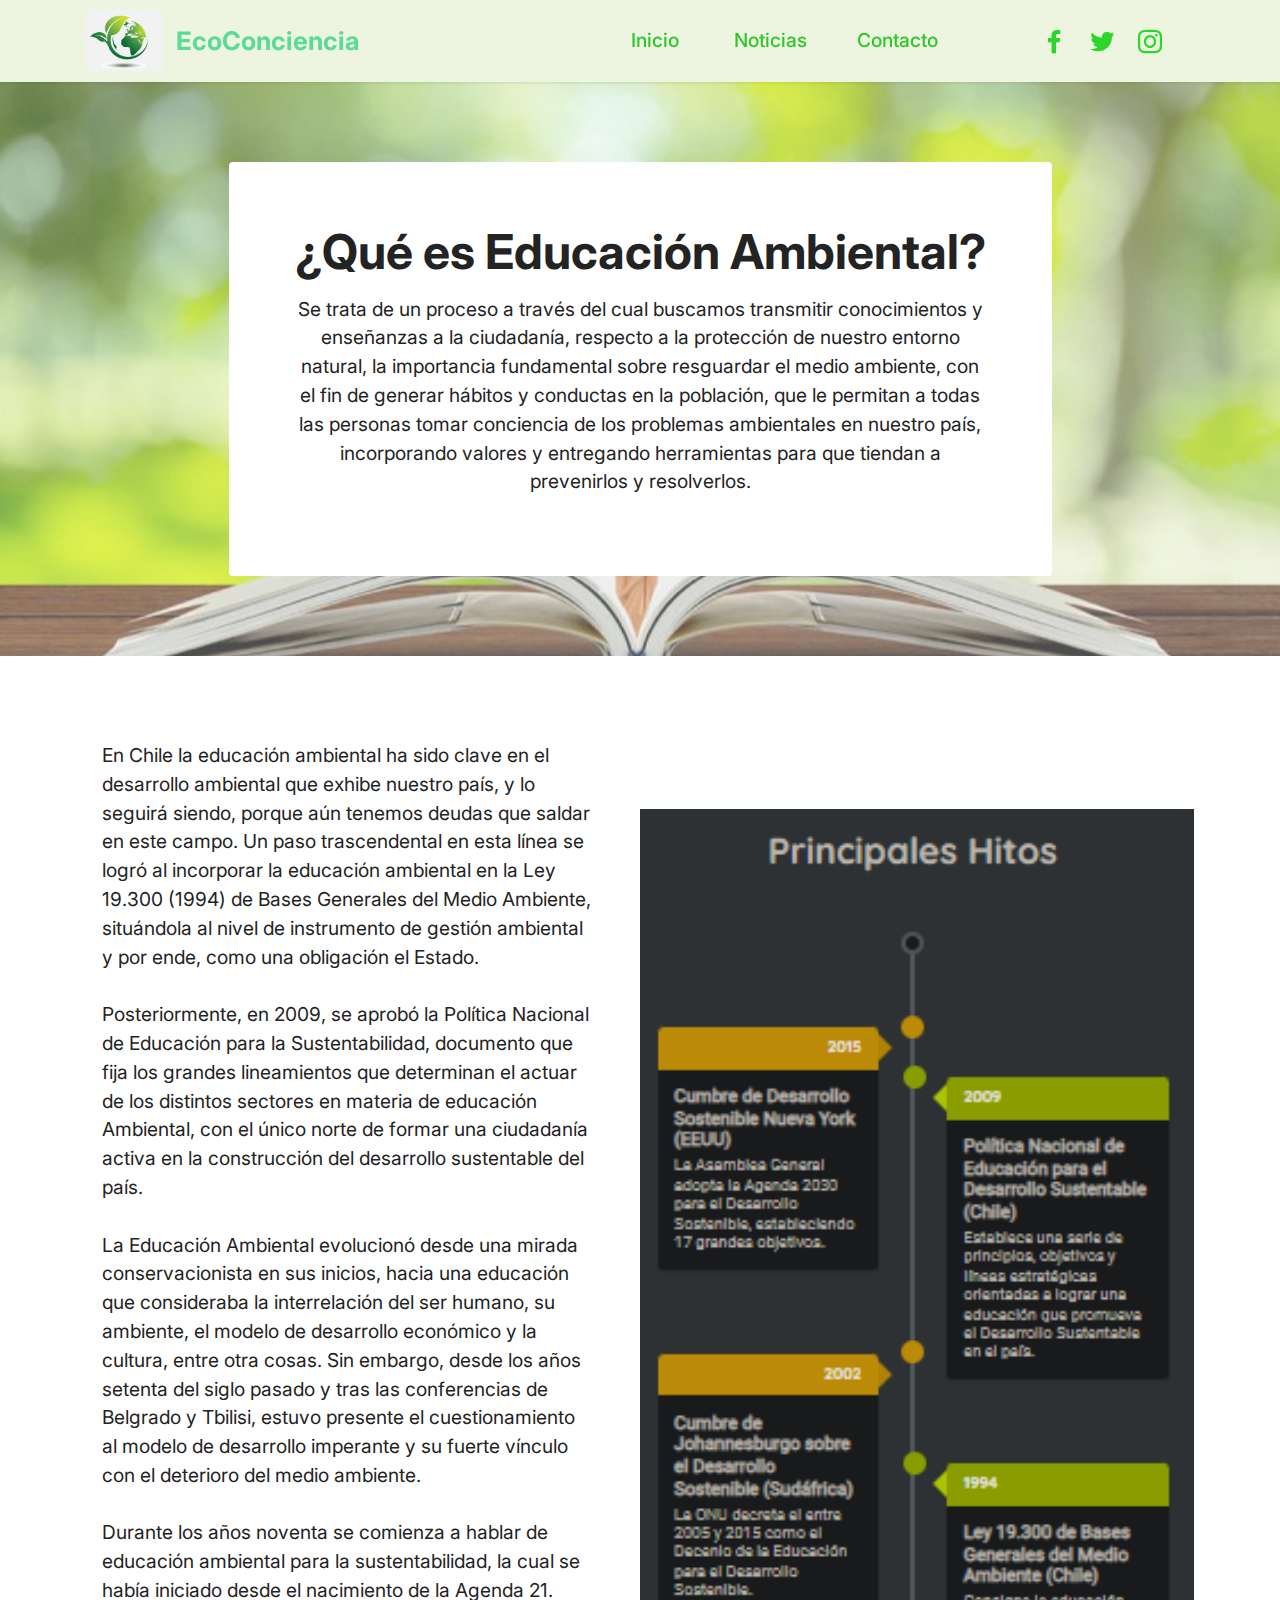
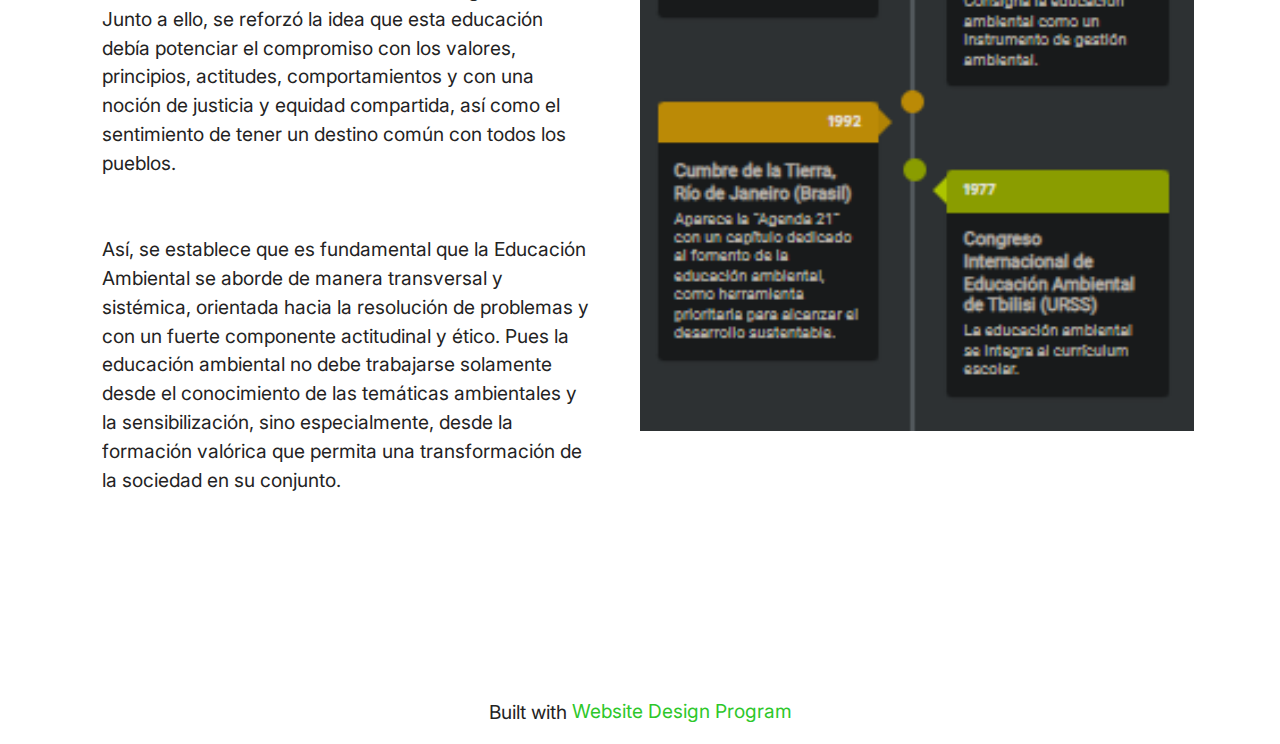
<file: page3.html>
<!DOCTYPE html>
<html  >
<head>
  <!-- Site made with Mobirise Website Builder v5.8.9, https://mobirise.com -->
  <meta charset="UTF-8">
  <meta http-equiv="X-UA-Compatible" content="IE=edge">
  <meta name="generator" content="Mobirise v5.8.9, mobirise.com">
  <meta name="viewport" content="width=device-width, initial-scale=1, minimum-scale=1">
  <link rel="shortcut icon" href="assets/images/png-transparent-earth-environment-globe-photography-logo.png" type="image/x-icon">
  <meta name="description" content="">
  
  
  <title>educacion ambiental</title>
  <link rel="stylesheet" href="assets/web/assets/mobirise-icons2/mobirise2.css">
  <link rel="stylesheet" href="assets/bootstrap/css/bootstrap.min.css">
  <link rel="stylesheet" href="assets/bootstrap/css/bootstrap-grid.min.css">
  <link rel="stylesheet" href="assets/bootstrap/css/bootstrap-reboot.min.css">
  <link rel="stylesheet" href="assets/parallax/jarallax.css">
  <link rel="stylesheet" href="assets/dropdown/css/style.css">
  <link rel="stylesheet" href="assets/socicon/css/styles.css">
  <link rel="stylesheet" href="assets/theme/css/style.css">
  <link rel="preload" href="https://fonts.googleapis.com/css?family=Inter:100,200,300,400,500,600,700,800,900&display=swap" as="style" onload="this.onload=null;this.rel='stylesheet'">
  <noscript><link rel="stylesheet" href="https://fonts.googleapis.com/css?family=Inter:100,200,300,400,500,600,700,800,900&display=swap"></noscript>
  <link rel="preload" as="style" href="assets/mobirise/css/mbr-additional.css"><link rel="stylesheet" href="assets/mobirise/css/mbr-additional.css" type="text/css">

  
  
  
</head>
<body>
  
  <section data-bs-version="5.1" class="menu menu3 cid-sFAA5oUu2Y" once="menu" id="menu3-c">
    
    <nav class="navbar navbar-dropdown navbar-expand-lg">
        <div class="container">
            <div class="navbar-brand">
                <span class="navbar-logo">
                    
                        <img src="assets/images/png-transparent-earth-environment-globe-photography-logo.png" alt="Mobirise Website Builder" style="height: 3.8rem;">
                    
                </span>
                <span class="navbar-caption-wrap"><a class="navbar-caption text-secondary display-5" href="https://mobiri.se">EcoConciencia</a></span>
            </div>
            <button class="navbar-toggler" type="button" data-toggle="collapse" data-bs-toggle="collapse" data-target="#navbarSupportedContent" data-bs-target="#navbarSupportedContent" aria-controls="navbarNavAltMarkup" aria-expanded="false" aria-label="Toggle navigation">
                <div class="hamburger">
                    <span></span>
                    <span></span>
                    <span></span>
                    <span></span>
                </div>
            </button>
            <div class="collapse navbar-collapse" id="navbarSupportedContent">
                <ul class="navbar-nav nav-dropdown nav-right" data-app-modern-menu="true"><li class="nav-item"><a class="nav-link link text-primary display-7" href="index.html">Inicio&nbsp;</a></li>
                    <li class="nav-item"><a class="nav-link link text-primary display-7" href="page1.html" target="_blank">Noticias</a></li>
                    <li class="nav-item"><a class="nav-link link text-primary display-7" href="index.html#contacts3-c">Contacto</a>
                    </li><li class="nav-item"><a class="nav-link link text-primary display-7" href="index.html#features16-9">&nbsp;</a></li></ul>
                <div class="icons-menu">
                    <a class="iconfont-wrapper" href="https://www.facebook.com/groups/169873855816887" target="_blank">
                        <span class="p-2 mbr-iconfont socicon-facebook socicon"></span>
                    </a>
                    <a class="iconfont-wrapper" href="https://twitter.com/EcoConciencia2" target="_blank">
                        <span class="p-2 mbr-iconfont socicon-twitter socicon"></span>
                    </a>
                    <a class="iconfont-wrapper" href="https://www.instagram.com/ecoconciencias/" target="_blank">
                        <span class="p-2 mbr-iconfont socicon-instagram socicon"></span>
                    </a>
                    
                </div>
                
            </div>
        </div>
    </nav>
</section>

<section data-bs-version="5.1" class="header12 cid-tDTHHV4eXN mbr-parallax-background" id="header12-d">

    

    
    <div class="mbr-overlay" style="opacity: 0.3; background-color: rgb(255, 255, 255);">
    </div>
    <div class="container">
        <div class="row justify-content-center">
            <div class="card col-12 col-md-12 col-lg-9">
                <div class="card-wrapper">
                    <div class="card-box align-center">
                        <h1 class="card-title mbr-fonts-style mb-3 display-2"><strong>¿Qué es Educación Ambiental?</strong></h1>
                        <p class="mbr-text mbr-fonts-style display-7">Se trata de un proceso a través del cual buscamos transmitir conocimientos y enseñanzas a la ciudadanía, respecto a la protección de nuestro entorno natural, la importancia fundamental sobre resguardar el medio ambiente, con el fin de generar hábitos y conductas en la población, que le permitan a todas las personas tomar conciencia de los problemas ambientales en nuestro país, incorporando valores y entregando herramientas para que tiendan a prevenirlos y resolverlos.</p>
                        
                    </div>
                </div>
            </div>
        </div>
    </div>
</section>

<section data-bs-version="5.1" class="features11 cid-tDTHLqNlO4" id="features12-e">

    

    
    
    <div class="container">
        <div class="m-0 row align-items-center">
            <div class="col-12 col-lg">
                <div class="card-wrapper">
                    <div class="card-box">
                        <h4 class="card-title mbr-fonts-style mb-4 display-2">&nbsp;</h4>
                        <p class="mbr-text mbr-fonts-style mb-4 display-7">En Chile la educación ambiental ha sido clave en el desarrollo ambiental que exhibe nuestro país, y lo seguirá siendo, porque aún tenemos deudas que saldar en este campo. Un paso trascendental en esta línea se logró al incorporar la educación ambiental en la Ley 19.300 (1994) de Bases Generales del Medio Ambiente, situándola al nivel de instrumento de gestión ambiental y por ende, como una obligación el Estado.<br>
<br>Posteriormente, en 2009, se aprobó la Política Nacional de Educación para la Sustentabilidad, documento que fija los grandes lineamientos que determinan el actuar de los distintos sectores en materia de educación Ambiental, con el único norte de formar una ciudadanía activa en la construcción del desarrollo sustentable del país.
<br>
<br>La Educación Ambiental evolucionó desde una mirada conservacionista en sus inicios, hacia una educación que consideraba la interrelación del ser humano, su ambiente, el modelo de desarrollo económico y la cultura, entre otra cosas. Sin embargo, desde los años setenta del siglo pasado y tras las conferencias de Belgrado y Tbilisi, estuvo presente el cuestionamiento al modelo de desarrollo imperante y su fuerte vínculo con el deterioro del medio ambiente.
<br>
<br>Durante los años noventa se comienza a hablar de educación ambiental para la sustentabilidad, la cual se había iniciado desde el nacimiento de la Agenda 21. Junto a ello, se reforzó la idea que esta educación debía potenciar el compromiso con los valores, principios, actitudes, comportamientos y con una noción de justicia y equidad compartida, así como el sentimiento de tener un destino común con todos los pueblos.
<br><br>
<br>Así, se establece que es fundamental que la Educación Ambiental se aborde de manera transversal y sistémica, orientada hacia la resolución de problemas y con un fuerte componente actitudinal y ético. Pues la educación ambiental no debe trabajarse solamente desde el conocimiento de las temáticas ambientales y la sensibilización, sino especialmente, desde la formación valórica que permita una transformación de la sociedad en su conjunto.
<br>
<br><br></p>
                        
                        
                    </div>
                </div>
            </div>
            <div class="p-0 col-12 col-lg-6 md-pb">
                <div class="image-wrapper">
                    <img src="assets/images/hitos-1.png" alt="Mobirise Website Builder">
                </div>
            </div>
        </div>
    </div>
</section><section class="display-7" style="padding: 0;align-items: center;justify-content: center;flex-wrap: wrap;    align-content: center;display: flex;position: relative;height: 4rem;"><a href="https://mobiri.se/" style="flex: 1 1;height: 4rem;position: absolute;width: 100%;z-index: 1;"><img alt="" style="height: 4rem;" src="[data-uri]"></a><p style="margin: 0;text-align: center;" class="display-7">Built with &#8204;</p><a style="z-index:1" href="https://mobirise.com/builder/web-design-program.html">Website Design Program</a></section><script src="assets/bootstrap/js/bootstrap.bundle.min.js"></script>  <script src="assets/parallax/jarallax.js"></script>  <script src="assets/smoothscroll/smooth-scroll.js"></script>  <script src="assets/ytplayer/index.js"></script>  <script src="assets/dropdown/js/navbar-dropdown.js"></script>  <script src="assets/theme/js/script.js"></script>  
  
  
</body>
</html>
</file>
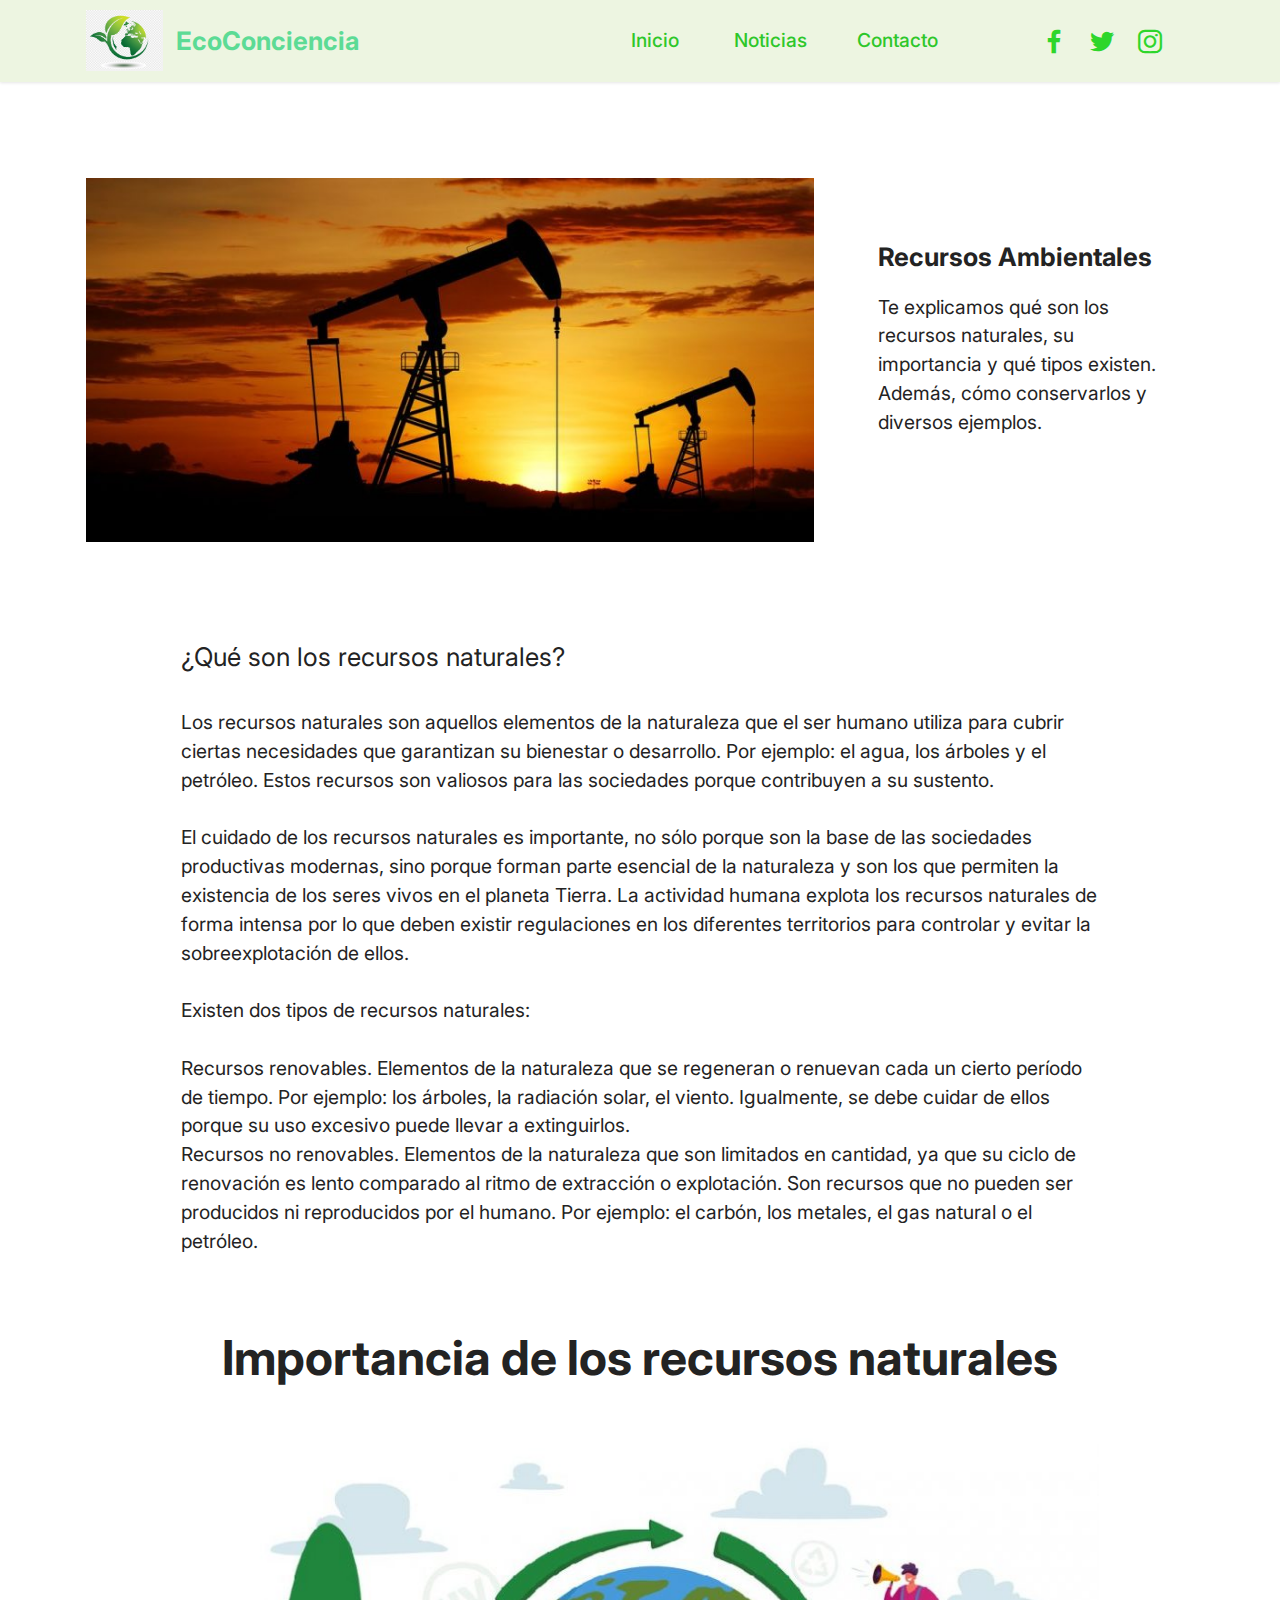
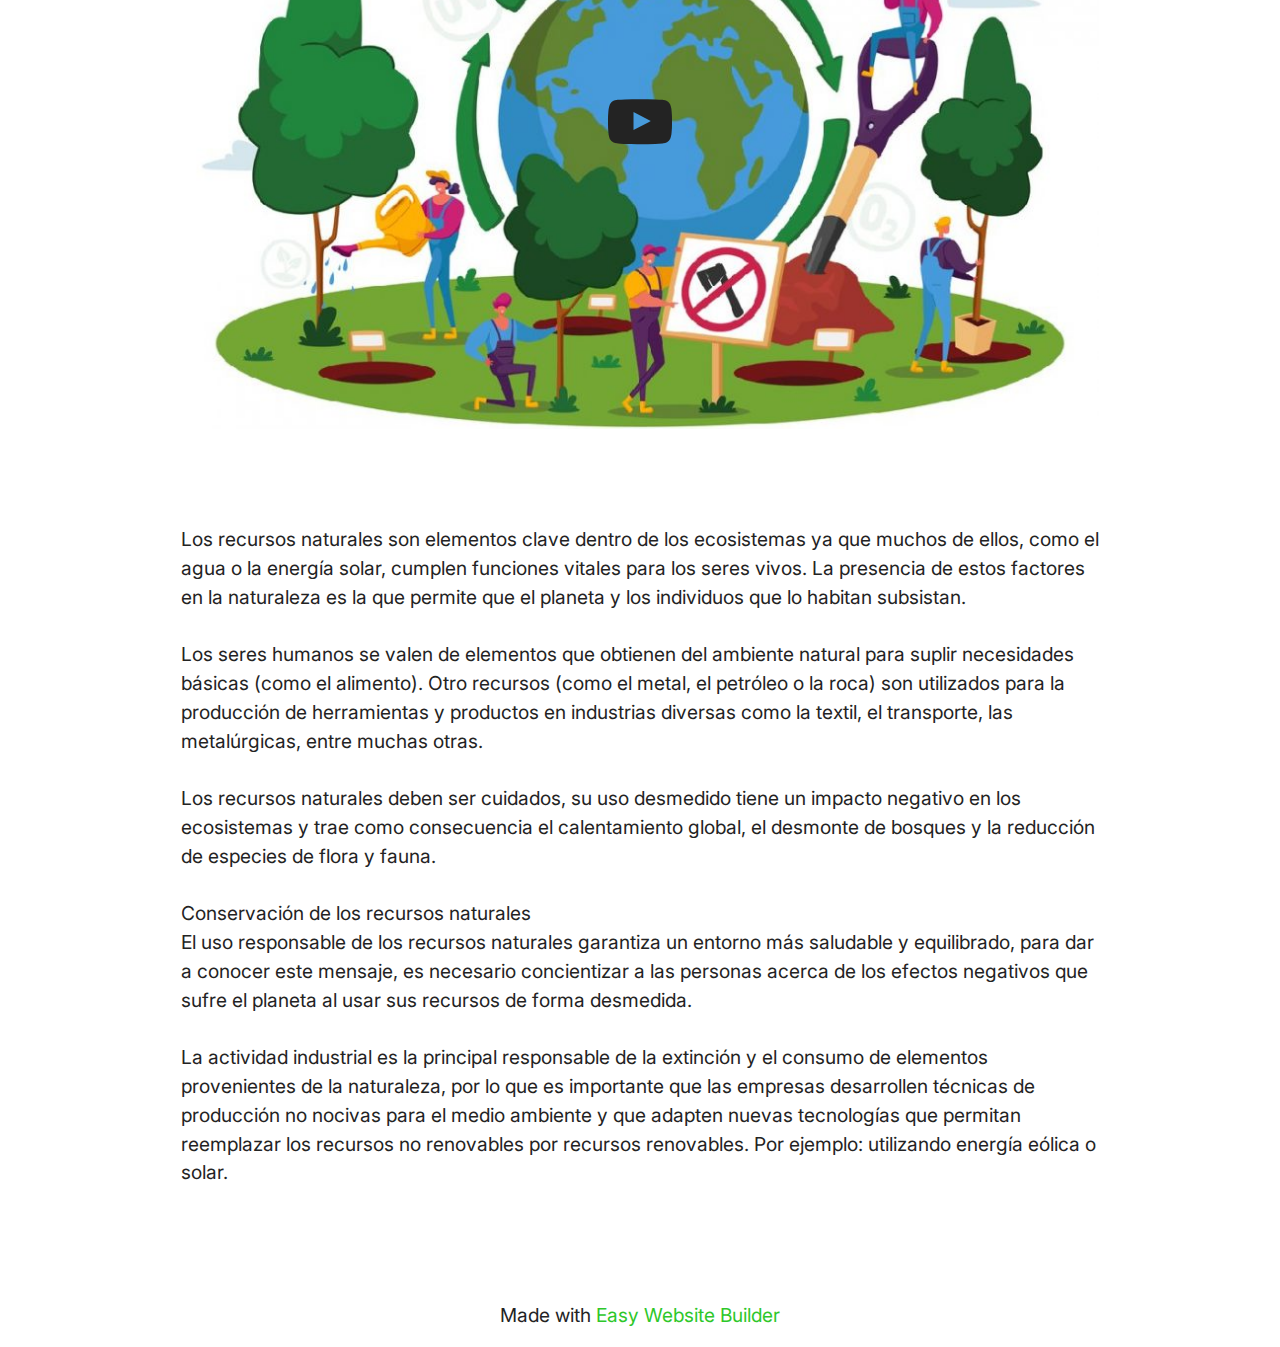
<file: page4.html>
<!DOCTYPE html>
<html  >
<head>
  <!-- Site made with Mobirise Website Builder v5.8.9, https://mobirise.com -->
  <meta charset="UTF-8">
  <meta http-equiv="X-UA-Compatible" content="IE=edge">
  <meta name="generator" content="Mobirise v5.8.9, mobirise.com">
  <meta name="viewport" content="width=device-width, initial-scale=1, minimum-scale=1">
  <link rel="shortcut icon" href="assets/images/png-transparent-earth-environment-globe-photography-logo.png" type="image/x-icon">
  <meta name="description" content="">
  
  
  <title>recursos ambientales</title>
  <link rel="stylesheet" href="assets/web/assets/mobirise-icons2/mobirise2.css">
  <link rel="stylesheet" href="assets/bootstrap/css/bootstrap.min.css">
  <link rel="stylesheet" href="assets/bootstrap/css/bootstrap-grid.min.css">
  <link rel="stylesheet" href="assets/bootstrap/css/bootstrap-reboot.min.css">
  <link rel="stylesheet" href="assets/dropdown/css/style.css">
  <link rel="stylesheet" href="assets/socicon/css/styles.css">
  <link rel="stylesheet" href="assets/theme/css/style.css">
  <link rel="preload" href="https://fonts.googleapis.com/css?family=Inter:100,200,300,400,500,600,700,800,900&display=swap" as="style" onload="this.onload=null;this.rel='stylesheet'">
  <noscript><link rel="stylesheet" href="https://fonts.googleapis.com/css?family=Inter:100,200,300,400,500,600,700,800,900&display=swap"></noscript>
  <link rel="preload" as="style" href="assets/mobirise/css/mbr-additional.css"><link rel="stylesheet" href="assets/mobirise/css/mbr-additional.css" type="text/css">

  
  
  
</head>
<body>
  
  <section data-bs-version="5.1" class="menu menu3 cid-sFAA5oUu2Y" once="menu" id="menu3-f">
    
    <nav class="navbar navbar-dropdown navbar-expand-lg">
        <div class="container">
            <div class="navbar-brand">
                <span class="navbar-logo">
                    
                        <img src="assets/images/png-transparent-earth-environment-globe-photography-logo.png" alt="Mobirise Website Builder" style="height: 3.8rem;">
                    
                </span>
                <span class="navbar-caption-wrap"><a class="navbar-caption text-secondary display-5" href="https://mobiri.se">EcoConciencia</a></span>
            </div>
            <button class="navbar-toggler" type="button" data-toggle="collapse" data-bs-toggle="collapse" data-target="#navbarSupportedContent" data-bs-target="#navbarSupportedContent" aria-controls="navbarNavAltMarkup" aria-expanded="false" aria-label="Toggle navigation">
                <div class="hamburger">
                    <span></span>
                    <span></span>
                    <span></span>
                    <span></span>
                </div>
            </button>
            <div class="collapse navbar-collapse" id="navbarSupportedContent">
                <ul class="navbar-nav nav-dropdown nav-right" data-app-modern-menu="true"><li class="nav-item"><a class="nav-link link text-primary display-7" href="index.html">Inicio&nbsp;</a></li>
                    <li class="nav-item"><a class="nav-link link text-primary display-7" href="page1.html" target="_blank">Noticias</a></li>
                    <li class="nav-item"><a class="nav-link link text-primary display-7" href="index.html#contacts3-c">Contacto</a>
                    </li><li class="nav-item"><a class="nav-link link text-primary display-7" href="index.html#features16-9">&nbsp;</a></li></ul>
                <div class="icons-menu">
                    <a class="iconfont-wrapper" href="https://www.facebook.com/groups/169873855816887" target="_blank">
                        <span class="p-2 mbr-iconfont socicon-facebook socicon"></span>
                    </a>
                    <a class="iconfont-wrapper" href="https://twitter.com/EcoConciencia2" target="_blank">
                        <span class="p-2 mbr-iconfont socicon-twitter socicon"></span>
                    </a>
                    <a class="iconfont-wrapper" href="https://www.instagram.com/ecoconciencias/" target="_blank">
                        <span class="p-2 mbr-iconfont socicon-instagram socicon"></span>
                    </a>
                    
                </div>
                
            </div>
        </div>
    </nav>
</section>

<section data-bs-version="5.1" class="image1 cid-tDTJt6VVsd" id="image1-g">
    

    
    

    <div class="container">
        <div class="row align-items-center">
            <div class="col-12 col-lg-8">
                <div class="image-wrapper">
                    <img src="assets/images/recursos-naturales-e1546881004685.jpg" alt="Mobirise Website Builder">
                    
                </div>
            </div>
            <div class="col-12 col-lg">
                <div class="text-wrapper">
                    <h3 class="mbr-section-title mbr-fonts-style mb-3 display-5"><strong>Recursos Ambientales</strong></h3>
                    <p class="mbr-text mbr-fonts-style display-7">Te explicamos qué son los recursos naturales, su importancia y qué tipos existen. Además, cómo conservarlos y diversos ejemplos.
<br><br></p>
                </div>
            </div>
        </div>
    </div>
</section>

<section data-bs-version="5.1" class="content5 cid-tDTJviLKk9" id="content5-h">
    
    <div class="container">
        <div class="row justify-content-center">
            <div class="col-md-12 col-lg-10">
                
                <h4 class="mbr-section-subtitle mbr-fonts-style mb-4 display-5">¿Qué son los recursos naturales?</h4>
                <p class="mbr-text mbr-fonts-style display-7">Los recursos naturales son aquellos elementos de la naturaleza que el ser humano utiliza para cubrir ciertas necesidades que garantizan su bienestar o desarrollo. Por ejemplo: el agua, los árboles y el petróleo. Estos recursos son valiosos para las sociedades porque contribuyen a su sustento.
<br>
<br>El cuidado de los recursos naturales es importante, no sólo porque son la base de las sociedades productivas modernas, sino porque forman parte esencial de la naturaleza y son los que permiten la existencia de los seres vivos en el planeta Tierra. La actividad humana explota los recursos naturales de forma intensa por lo que deben existir regulaciones en los diferentes territorios para controlar y evitar la sobreexplotación de ellos.<br><br>Existen dos tipos de recursos naturales:
<br>
<br>Recursos renovables. Elementos de la naturaleza que se regeneran o renuevan cada un cierto período de tiempo. Por ejemplo: los árboles, la radiación solar, el viento. Igualmente, se debe cuidar de ellos porque su uso excesivo puede llevar a extinguirlos.
<br>Recursos no renovables. Elementos de la naturaleza que son limitados en cantidad, ya que su ciclo de renovación es lento comparado al ritmo de extracción o explotación. Son recursos que no pueden ser producidos ni reproducidos por el humano. Por ejemplo: el carbón, los metales, el gas natural o el petróleo.
<br><br></p>
            </div>
        </div>
    </div>
</section>

<section data-bs-version="5.1" class="video1 cid-tDTJDGfhrJ" id="video1-i">
    
    
    <div class="align-center container">
        <div class="mbr-section-head">
            <h4 class="mbr-section-title mbr-fonts-style mb-0 display-2"><strong>Importancia de los recursos naturales</strong></h4>
            
        </div>
        <div class="row justify-content-center mt-4">
            <div class="col-12 col-lg-10">
                <div class="box">
                    <div class="mbr-media show-modal align-center" data-modal=".modalWindow">
                        <a href="https://i.ytimg.com/vi/uXrU79gHrao/hq720.jpg?sqp=-oaymwEcCOgCEMoBSFXyq4qpAw4IARUAAIhCGAFwAcABBg==&rs=AOn4CLCQNg4VDDm7q6-fVu6q_9a61-r9ZA"><img src="assets/images/nota-2-sem-4-ene-930x620.jpg" alt="Mobirise Website Builder"></a>
                        <div class="icon-wrap">
                            <span class="mbr-iconfont socicon-youtube socicon"></span>
                        </div>
                    </div>
                </div>
            </div>
        </div>
    </div>
    <div>
        <div class="modalWindow" style="display: none;">
            <div class="modalWindow-container">
                <div class="modalWindow-video-container">
                    <div class="modalWindow-video">
                        <iframe width="100%" height="100%" frameborder="0" allowfullscreen="1" data-src="https://www.youtube.com/watch?v=8DrWh--N74Y&amp;pp=ygUlaW1wb3J0YW5jaWEgZGUgbG9zIHJlY3Vyc29zIG5hdHVyYWxlcw%3D%3D"></iframe>
                    </div>
                    <a class="close" role="button" data-dismiss="modal" data-bs-dismiss="modal">
                        <span aria-hidden="true" class="mbr-iconfont mobi-mbri-close mobi-mbri closeModal"></span>
                        <span class="sr-only visually-hidden">Close</span>
                    </a>
                </div>
            </div>
        </div>
    </div>
</section>

<section data-bs-version="5.1" class="content5 cid-tDTJGeZ2D6" id="content5-j">
    
    <div class="container">
        <div class="row justify-content-center">
            <div class="col-md-12 col-lg-10">
                
                
                <p class="mbr-text mbr-fonts-style display-7">Los recursos naturales son elementos clave dentro de los ecosistemas ya que muchos de ellos, como el agua o la energía solar, cumplen funciones vitales para los seres vivos. La presencia de estos factores en la naturaleza es la que permite que el planeta y los individuos que lo habitan subsistan.
<br>
<br>Los seres humanos se valen de elementos que obtienen del ambiente natural para suplir necesidades básicas (como el alimento). Otro recursos (como el metal, el petróleo o la roca) son utilizados para la producción de herramientas y productos en industrias diversas como la textil, el transporte, las metalúrgicas, entre muchas otras.
<br>
<br>Los recursos naturales deben ser cuidados, su uso desmedido tiene un impacto negativo en los ecosistemas y trae como consecuencia el calentamiento global, el desmonte de bosques y la reducción de especies de flora y fauna.
<br>
<br>Conservación de los recursos naturales
<br>El uso responsable de los recursos naturales garantiza un entorno más saludable y equilibrado, para dar a conocer este mensaje, es necesario concientizar a las personas acerca de los efectos negativos que sufre el planeta al usar sus recursos de forma desmedida.
<br>
<br>La actividad industrial es la principal responsable de la extinción y el consumo de elementos provenientes de la naturaleza, por lo que es importante que las empresas desarrollen técnicas de producción no nocivas para el medio ambiente y que adapten nuevas tecnologías que permitan reemplazar los recursos no renovables por recursos renovables. Por ejemplo: utilizando energía eólica o solar.<br></p>
            </div>
        </div>
    </div>
</section><section class="display-7" style="padding: 0;align-items: center;justify-content: center;flex-wrap: wrap;    align-content: center;display: flex;position: relative;height: 4rem;"><a href="https://mobiri.se/" style="flex: 1 1;height: 4rem;position: absolute;width: 100%;z-index: 1;"><img alt="" style="height: 4rem;" src="[data-uri]"></a><p style="margin: 0;text-align: center;" class="display-7">Made with &#8204;</p><a style="z-index:1" href="https://mobirise.com/builder/easiest-website-builder.html">Easy Website Builder</a></section><script src="assets/bootstrap/js/bootstrap.bundle.min.js"></script>  <script src="assets/smoothscroll/smooth-scroll.js"></script>  <script src="assets/ytplayer/index.js"></script>  <script src="assets/dropdown/js/navbar-dropdown.js"></script>  <script src="assets/playervimeo/vimeo_player.js"></script>  <script src="assets/theme/js/script.js"></script>  
  
  
</body>
</html>
</file>
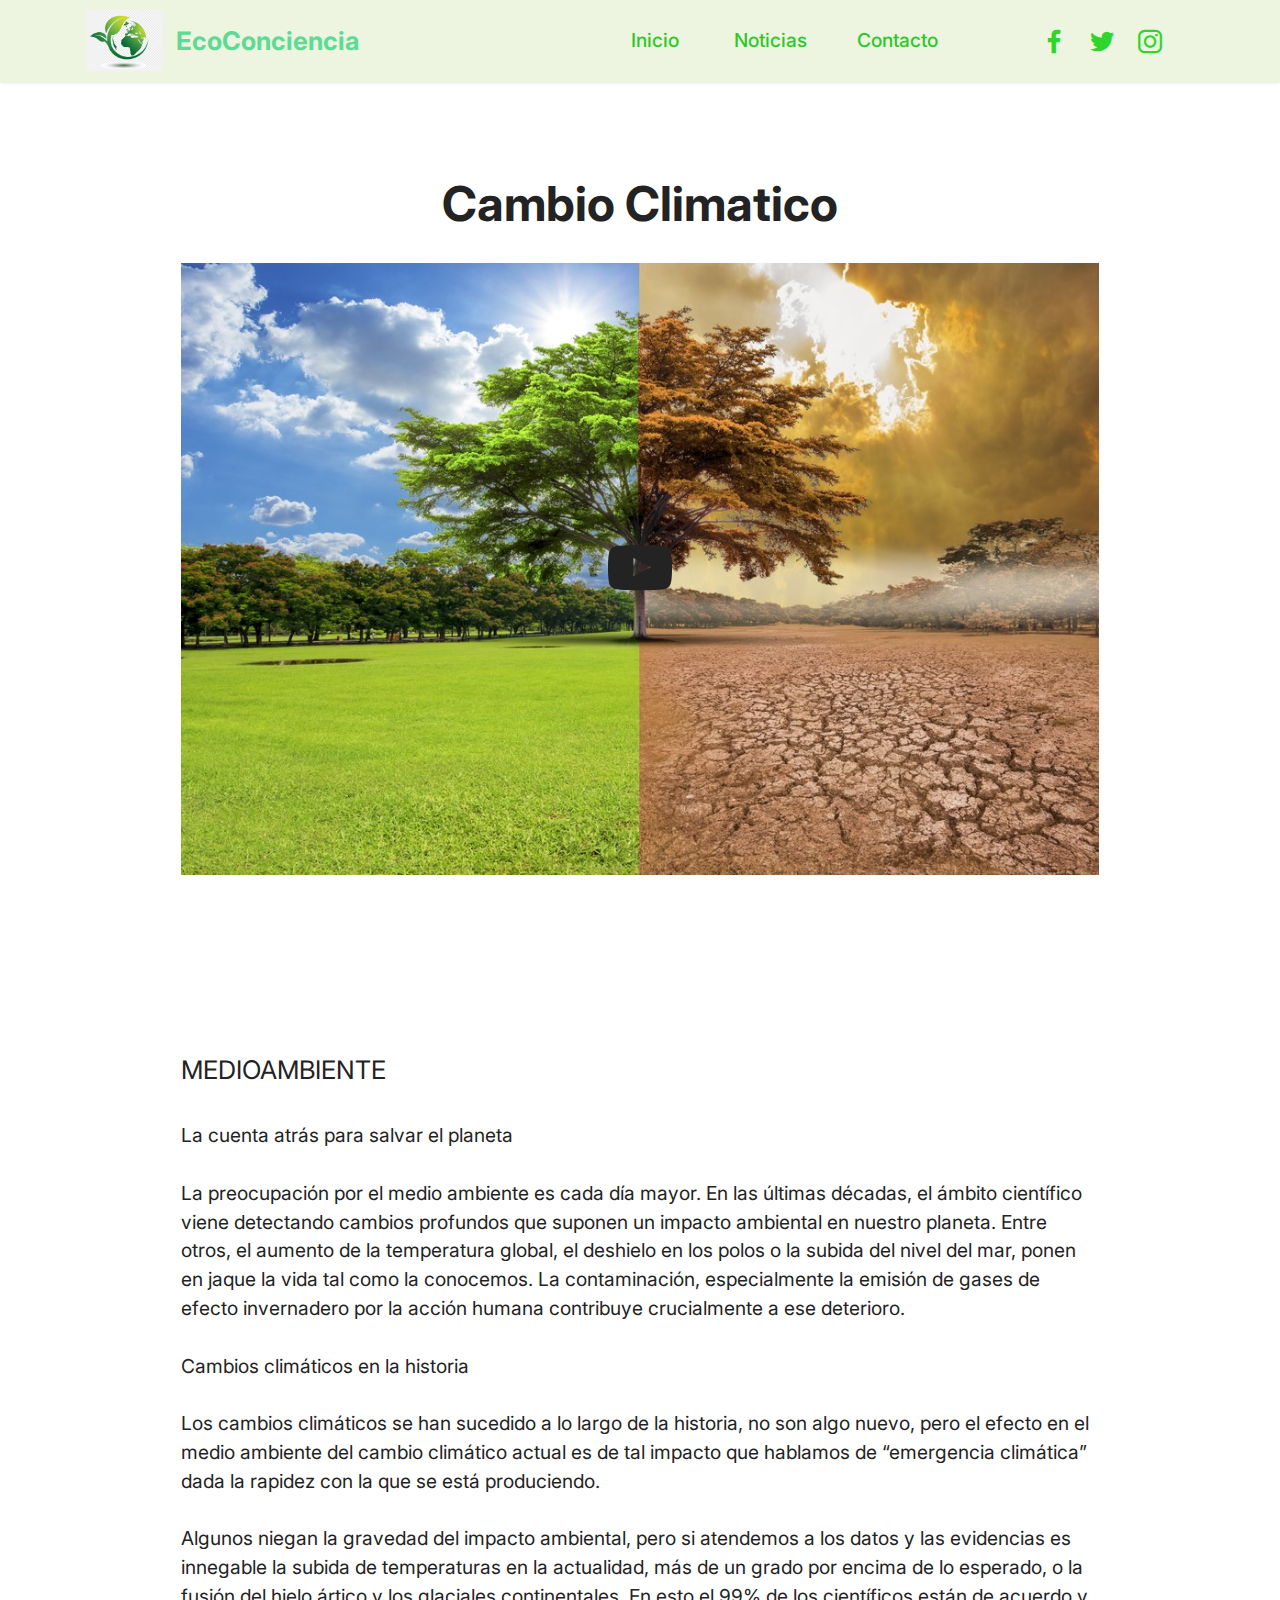
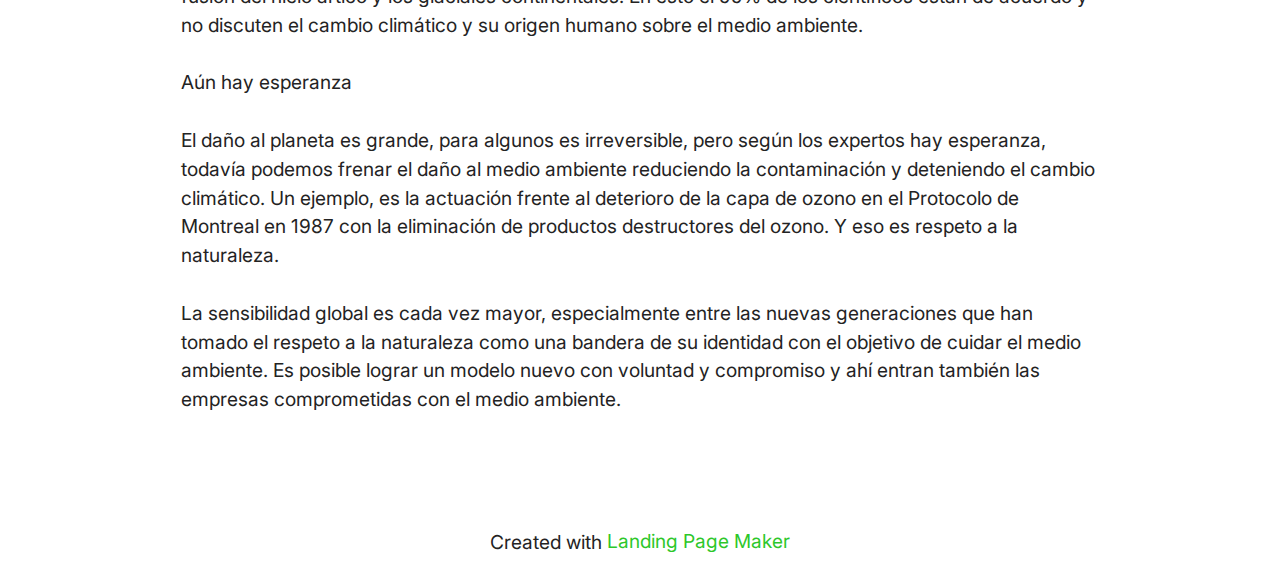
<file: page5.html>
<!DOCTYPE html>
<html  >
<head>
  <!-- Site made with Mobirise Website Builder v5.8.9, https://mobirise.com -->
  <meta charset="UTF-8">
  <meta http-equiv="X-UA-Compatible" content="IE=edge">
  <meta name="generator" content="Mobirise v5.8.9, mobirise.com">
  <meta name="viewport" content="width=device-width, initial-scale=1, minimum-scale=1">
  <link rel="shortcut icon" href="assets/images/png-transparent-earth-environment-globe-photography-logo.png" type="image/x-icon">
  <meta name="description" content="">
  
  
  <title>problemas ambientales</title>
  <link rel="stylesheet" href="assets/web/assets/mobirise-icons2/mobirise2.css">
  <link rel="stylesheet" href="assets/bootstrap/css/bootstrap.min.css">
  <link rel="stylesheet" href="assets/bootstrap/css/bootstrap-grid.min.css">
  <link rel="stylesheet" href="assets/bootstrap/css/bootstrap-reboot.min.css">
  <link rel="stylesheet" href="assets/dropdown/css/style.css">
  <link rel="stylesheet" href="assets/socicon/css/styles.css">
  <link rel="stylesheet" href="assets/theme/css/style.css">
  <link rel="preload" href="https://fonts.googleapis.com/css?family=Inter:100,200,300,400,500,600,700,800,900&display=swap" as="style" onload="this.onload=null;this.rel='stylesheet'">
  <noscript><link rel="stylesheet" href="https://fonts.googleapis.com/css?family=Inter:100,200,300,400,500,600,700,800,900&display=swap"></noscript>
  <link rel="preload" as="style" href="assets/mobirise/css/mbr-additional.css"><link rel="stylesheet" href="assets/mobirise/css/mbr-additional.css" type="text/css">

  
  
  
</head>
<body>
  
  <section data-bs-version="5.1" class="menu menu3 cid-sFAA5oUu2Y" once="menu" id="menu3-k">
    
    <nav class="navbar navbar-dropdown navbar-expand-lg">
        <div class="container">
            <div class="navbar-brand">
                <span class="navbar-logo">
                    
                        <img src="assets/images/png-transparent-earth-environment-globe-photography-logo.png" alt="Mobirise Website Builder" style="height: 3.8rem;">
                    
                </span>
                <span class="navbar-caption-wrap"><a class="navbar-caption text-secondary display-5" href="https://mobiri.se">EcoConciencia</a></span>
            </div>
            <button class="navbar-toggler" type="button" data-toggle="collapse" data-bs-toggle="collapse" data-target="#navbarSupportedContent" data-bs-target="#navbarSupportedContent" aria-controls="navbarNavAltMarkup" aria-expanded="false" aria-label="Toggle navigation">
                <div class="hamburger">
                    <span></span>
                    <span></span>
                    <span></span>
                    <span></span>
                </div>
            </button>
            <div class="collapse navbar-collapse" id="navbarSupportedContent">
                <ul class="navbar-nav nav-dropdown nav-right" data-app-modern-menu="true"><li class="nav-item"><a class="nav-link link text-primary display-7" href="index.html">Inicio&nbsp;</a></li>
                    <li class="nav-item"><a class="nav-link link text-primary display-7" href="page1.html" target="_blank">Noticias</a></li>
                    <li class="nav-item"><a class="nav-link link text-primary display-7" href="index.html#contacts3-c">Contacto</a>
                    </li><li class="nav-item"><a class="nav-link link text-primary display-7" href="index.html#features16-9">&nbsp;</a></li></ul>
                <div class="icons-menu">
                    <a class="iconfont-wrapper" href="https://www.facebook.com/groups/169873855816887" target="_blank">
                        <span class="p-2 mbr-iconfont socicon-facebook socicon"></span>
                    </a>
                    <a class="iconfont-wrapper" href="https://twitter.com/EcoConciencia2" target="_blank">
                        <span class="p-2 mbr-iconfont socicon-twitter socicon"></span>
                    </a>
                    <a class="iconfont-wrapper" href="https://www.instagram.com/ecoconciencias/" target="_blank">
                        <span class="p-2 mbr-iconfont socicon-instagram socicon"></span>
                    </a>
                    
                </div>
                
            </div>
        </div>
    </nav>
</section>

<section data-bs-version="5.1" class="video1 cid-tDTLKbHHfw" id="video1-l">
    
    
    <div class="align-center container">
        <div class="mbr-section-head">
            <h4 class="mbr-section-title mbr-fonts-style mb-0 display-2">
                <strong>Cambio Climatico</strong></h4>
            
        </div>
        <div class="row justify-content-center mt-4">
            <div class="col-12 col-lg-10">
                <div class="box">
                    <div class="mbr-media show-modal align-center" data-modal=".modalWindow">
                        <img src="assets/images/cambio-climatico-causas-consecuencias-2.jpg" alt="Mobirise Website Builder">
                        <div class="icon-wrap">
                            <span class="mbr-iconfont socicon-youtube socicon"></span>
                        </div>
                    </div>
                </div>
            </div>
        </div>
    </div>
    <div>
        <div class="modalWindow" style="display: none;">
            <div class="modalWindow-container">
                <div class="modalWindow-video-container">
                    <div class="modalWindow-video">
                        <iframe width="100%" height="100%" frameborder="0" allowfullscreen="1" data-src="https://buenasnoticiastv.org/wp-content/uploads/2021/06/Medioambiente.mp4"></iframe>
                    </div>
                    <a class="close" role="button" data-dismiss="modal" data-bs-dismiss="modal">
                        <span aria-hidden="true" class="mbr-iconfont mobi-mbri-close mobi-mbri closeModal"></span>
                        <span class="sr-only visually-hidden">Close</span>
                    </a>
                </div>
            </div>
        </div>
    </div>
</section>

<section data-bs-version="5.1" class="content5 cid-tDTLNaKX2R" id="content5-m">
    
    <div class="container">
        <div class="row justify-content-center">
            <div class="col-md-12 col-lg-10">
                
                <h4 class="mbr-section-subtitle mbr-fonts-style mb-4 display-5">
                    MEDIOAMBIENTE
                </h4>
                <p class="mbr-text mbr-fonts-style display-7">La cuenta atrás para salvar el planeta
<br>
<br>La preocupación por el medio ambiente es cada día mayor. En las últimas décadas, el ámbito científico viene detectando cambios profundos que suponen un impacto ambiental en nuestro planeta. Entre otros, el aumento de la temperatura global, el deshielo en los polos o la subida del nivel del mar, ponen en jaque la vida tal como la conocemos. La contaminación, especialmente la emisión de gases de efecto invernadero por la acción humana contribuye crucialmente a ese deterioro.
<br>
<br>Cambios climáticos en la historia
<br>
<br>Los cambios climáticos se han sucedido a lo largo de la historia, no son algo nuevo, pero el efecto en el medio ambiente del cambio climático actual es de tal impacto que hablamos de “emergencia climática” dada la rapidez con la que se está produciendo.
<br>
<br>Algunos niegan la gravedad del impacto ambiental, pero si atendemos a los datos y las evidencias es innegable la subida de temperaturas en la actualidad, más de un grado por encima de lo esperado, o la fusión del hielo ártico y los glaciales continentales. En esto el 99% de los científicos están de acuerdo y no discuten el cambio climático y su origen humano sobre el medio ambiente.
<br>
<br>Aún hay esperanza
<br>
<br>El daño al planeta es grande, para algunos es irreversible, pero según los expertos hay esperanza, todavía podemos frenar el daño al medio ambiente reduciendo la contaminación y deteniendo el cambio climático. Un ejemplo, es la actuación frente al deterioro de la capa de ozono en el Protocolo de Montreal en 1987 con la eliminación de productos destructores del ozono. Y eso es respeto a la naturaleza.
<br>
<br>La sensibilidad global es cada vez mayor, especialmente entre las nuevas generaciones que han tomado el respeto a la naturaleza como una bandera de su identidad con el objetivo de cuidar el medio ambiente. Es posible lograr un modelo nuevo con voluntad y compromiso y ahí entran también las empresas comprometidas con el medio ambiente.</p>
            </div>
        </div>
    </div>
</section><section class="display-7" style="padding: 0;align-items: center;justify-content: center;flex-wrap: wrap;    align-content: center;display: flex;position: relative;height: 4rem;"><a href="https://mobiri.se/" style="flex: 1 1;height: 4rem;position: absolute;width: 100%;z-index: 1;"><img alt="" style="height: 4rem;" src="[data-uri]"></a><p style="margin: 0;text-align: center;" class="display-7">Created with &#8204;</p><a style="z-index:1" href="https://mobirise.com/builder/landing-page-builder.html">Landing Page Maker</a></section><script src="assets/bootstrap/js/bootstrap.bundle.min.js"></script>  <script src="assets/smoothscroll/smooth-scroll.js"></script>  <script src="assets/ytplayer/index.js"></script>  <script src="assets/dropdown/js/navbar-dropdown.js"></script>  <script src="assets/playervimeo/vimeo_player.js"></script>  <script src="assets/theme/js/script.js"></script>  
  
  
</body>
</html>
</file>
<file: assets/web/assets/mobirise-icons2/mobirise2.css>
@font-face {
  font-family: 'Moririse2';
  font-display: swap;
  src:  url('mobirise2.eot?f2bix4');
  src:  url('mobirise2.eot?f2bix4#iefix') format('embedded-opentype'),
    url('mobirise2.ttf?f2bix4') format('truetype'),
    url('mobirise2.woff?f2bix4') format('woff'),
    url('mobirise2.svg?f2bix4#mobirise2') format('svg');
  font-weight: normal;
  font-style: normal;
}

[class^="mobi-"], [class*=" mobi-"] {
  /* use !important to prevent issues with browser extensions that change fonts */
  font-family: 'Moririse2' !important;
  speak: none;
  font-style: normal;
  font-weight: normal;
  font-variant: normal;
  text-transform: none;
  line-height: 1;

  /* Better Font Rendering =========== */
  -webkit-font-smoothing: antialiased;
  -moz-osx-font-smoothing: grayscale;
}

.mobi-mbri-add-submenu:before {
  content: "\e900";
}
.mobi-mbri-alert:before {
  content: "\e901";
}
.mobi-mbri-align-center:before {
  content: "\e902";
}
.mobi-mbri-align-justify:before {
  content: "\e903";
}
.mobi-mbri-align-left:before {
  content: "\e904";
}
.mobi-mbri-align-right:before {
  content: "\e905";
}
.mobi-mbri-android:before {
  content: "\e906";
}
.mobi-mbri-apple:before {
  content: "\e907";
}
.mobi-mbri-arrow-down:before {
  content: "\e908";
}
.mobi-mbri-arrow-next:before {
  content: "\e909";
}
.mobi-mbri-arrow-prev:before {
  content: "\e90a";
}
.mobi-mbri-arrow-up:before {
  content: "\e90b";
}
.mobi-mbri-bold:before {
  content: "\e90c";
}
.mobi-mbri-bookmark:before {
  content: "\e90d";
}
.mobi-mbri-bootstrap:before {
  content: "\e90e";
}
.mobi-mbri-briefcase:before {
  content: "\e90f";
}
.mobi-mbri-browse:before {
  content: "\e910";
}
.mobi-mbri-bulleted-list:before {
  content: "\e911";
}
.mobi-mbri-calendar:before {
  content: "\e912";
}
.mobi-mbri-camera:before {
  content: "\e913";
}
.mobi-mbri-cart-add:before {
  content: "\e914";
}
.mobi-mbri-cart-full:before {
  content: "\e915";
}
.mobi-mbri-cash:before {
  content: "\e916";
}
.mobi-mbri-change-style:before {
  content: "\e917";
}
.mobi-mbri-chat:before {
  content: "\e918";
}
.mobi-mbri-clock:before {
  content: "\e919";
}
.mobi-mbri-close:before {
  content: "\e91a";
}
.mobi-mbri-cloud:before {
  content: "\e91b";
}
.mobi-mbri-code:before {
  content: "\e91c";
}
.mobi-mbri-contact-form:before {
  content: "\e91d";
}
.mobi-mbri-credit-card:before {
  content: "\e91e";
}
.mobi-mbri-cursor-click:before {
  content: "\e91f";
}
.mobi-mbri-cust-feedback:before {
  content: "\e920";
}
.mobi-mbri-database:before {
  content: "\e921";
}
.mobi-mbri-delivery:before {
  content: "\e922";
}
.mobi-mbri-desktop:before {
  content: "\e923";
}
.mobi-mbri-devices:before {
  content: "\e924";
}
.mobi-mbri-down:before {
  content: "\e925";
}
.mobi-mbri-download-2:before {
  content: "\e926";
}
.mobi-mbri-download:before {
  content: "\e927";
}
.mobi-mbri-drag-n-drop-2:before {
  content: "\e928";
}
.mobi-mbri-drag-n-drop:before {
  content: "\e929";
}
.mobi-mbri-edit-2:before {
  content: "\e92a";
}
.mobi-mbri-edit:before {
  content: "\e92b";
}
.mobi-mbri-error:before {
  content: "\e92c";
}
.mobi-mbri-extension:before {
  content: "\e92d";
}
.mobi-mbri-features:before {
  content: "\e92e";
}
.mobi-mbri-file:before {
  content: "\e92f";
}
.mobi-mbri-flag:before {
  content: "\e930";
}
.mobi-mbri-folder:before {
  content: "\e931";
}
.mobi-mbri-gift:before {
  content: "\e932";
}
.mobi-mbri-github:before {
  content: "\e933";
}
.mobi-mbri-globe-2:before {
  content: "\e934";
}
.mobi-mbri-globe:before {
  content: "\e935";
}
.mobi-mbri-growing-chart:before {
  content: "\e936";
}
.mobi-mbri-hearth:before {
  content: "\e937";
}
.mobi-mbri-help:before {
  content: "\e938";
}
.mobi-mbri-home:before {
  content: "\e939";
}
.mobi-mbri-hot-cup:before {
  content: "\e93a";
}
.mobi-mbri-idea:before {
  content: "\e93b";
}
.mobi-mbri-image-gallery:before {
  content: "\e93c";
}
.mobi-mbri-image-slider:before {
  content: "\e93d";
}
.mobi-mbri-info:before {
  content: "\e93e";
}
.mobi-mbri-italic:before {
  content: "\e93f";
}
.mobi-mbri-key:before {
  content: "\e940";
}
.mobi-mbri-laptop:before {
  content: "\e941";
}
.mobi-mbri-layers:before {
  content: "\e942";
}
.mobi-mbri-left-right:before {
  content: "\e943";
}
.mobi-mbri-left:before {
  content: "\e944";
}
.mobi-mbri-letter:before {
  content: "\e945";
}
.mobi-mbri-like:before {
  content: "\e946";
}
.mobi-mbri-link:before {
  content: "\e947";
}
.mobi-mbri-lock:before {
  content: "\e948";
}
.mobi-mbri-login:before {
  content: "\e949";
}
.mobi-mbri-logout:before {
  content: "\e94a";
}
.mobi-mbri-magic-stick:before {
  content: "\e94b";
}
.mobi-mbri-map-pin:before {
  content: "\e94c";
}
.mobi-mbri-menu:before {
  content: "\e94d";
}
.mobi-mbri-mobile-2:before {
  content: "\e94e";
}
.mobi-mbri-mobile-horizontal:before {
  content: "\e94f";
}
.mobi-mbri-mobile:before {
  content: "\e950";
}
.mobi-mbri-mobirise:before {
  content: "\e951";
}
.mobi-mbri-more-horizontal:before {
  content: "\e952";
}
.mobi-mbri-more-vertical:before {
  content: "\e953";
}
.mobi-mbri-music:before {
  content: "\e954";
}
.mobi-mbri-new-file:before {
  content: "\e955";
}
.mobi-mbri-numbered-list:before {
  content: "\e956";
}
.mobi-mbri-opened-folder:before {
  content: "\e957";
}
.mobi-mbri-pages:before {
  content: "\e958";
}
.mobi-mbri-paper-plane:before {
  content: "\e959";
}
.mobi-mbri-paperclip:before {
  content: "\e95a";
}
.mobi-mbri-phone:before {
  content: "\e95b";
}
.mobi-mbri-photo:before {
  content: "\e95c";
}
.mobi-mbri-photos:before {
  content: "\e95d";
}
.mobi-mbri-pin:before {
  content: "\e95e";
}
.mobi-mbri-play:before {
  content: "\e95f";
}
.mobi-mbri-plus:before {
  content: "\e960";
}
.mobi-mbri-preview:before {
  content: "\e961";
}
.mobi-mbri-print:before {
  content: "\e962";
}
.mobi-mbri-protect:before {
  content: "\e963";
}
.mobi-mbri-question:before {
  content: "\e964";
}
.mobi-mbri-quote-left:before {
  content: "\e965";
}
.mobi-mbri-quote-right:before {
  content: "\e966";
}
.mobi-mbri-redo:before {
  content: "\e967";
}
.mobi-mbri-refresh:before {
  content: "\e968";
}
.mobi-mbri-responsive-2:before {
  content: "\e969";
}
.mobi-mbri-responsive:before {
  content: "\e96a";
}
.mobi-mbri-right:before {
  content: "\e96b";
}
.mobi-mbri-rocket:before {
  content: "\e96c";
}
.mobi-mbri-sad-face:before {
  content: "\e96d";
}
.mobi-mbri-sale:before {
  content: "\e96e";
}
.mobi-mbri-save:before {
  content: "\e96f";
}
.mobi-mbri-search:before {
  content: "\e970";
}
.mobi-mbri-setting-2:before {
  content: "\e971";
}
.mobi-mbri-setting-3:before {
  content: "\e972";
}
.mobi-mbri-setting:before {
  content: "\e973";
}
.mobi-mbri-share:before {
  content: "\e974";
}
.mobi-mbri-shopping-bag:before {
  content: "\e975";
}
.mobi-mbri-shopping-basket:before {
  content: "\e976";
}
.mobi-mbri-shopping-cart:before {
  content: "\e977";
}
.mobi-mbri-sites:before {
  content: "\e978";
}
.mobi-mbri-smile-face:before {
  content: "\e979";
}
.mobi-mbri-speed:before {
  content: "\e97a";
}
.mobi-mbri-star:before {
  content: "\e97b";
}
.mobi-mbri-success:before {
  content: "\e97c";
}
.mobi-mbri-sun:before {
  content: "\e97d";
}
.mobi-mbri-sun2:before {
  content: "\e97e";
}
.mobi-mbri-tablet-vertical:before {
  content: "\e97f";
}
.mobi-mbri-tablet:before {
  content: "\e980";
}
.mobi-mbri-target:before {
  content: "\e981";
}
.mobi-mbri-timer:before {
  content: "\e982";
}
.mobi-mbri-to-ftp:before {
  content: "\e983";
}
.mobi-mbri-to-local-drive:before {
  content: "\e984";
}
.mobi-mbri-touch-swipe:before {
  content: "\e985";
}
.mobi-mbri-touch:before {
  content: "\e986";
}
.mobi-mbri-trash:before {
  content: "\e987";
}
.mobi-mbri-underline:before {
  content: "\e988";
}
.mobi-mbri-undo:before {
  content: "\e989";
}
.mobi-mbri-unlink:before {
  content: "\e98a";
}
.mobi-mbri-unlock:before {
  content: "\e98b";
}
.mobi-mbri-up-down:before {
  content: "\e98c";
}
.mobi-mbri-up:before {
  content: "\e98d";
}
.mobi-mbri-update:before {
  content: "\e98e";
}
.mobi-mbri-upload-2:before {
  content: "\e98f";
}
.mobi-mbri-upload:before {
  content: "\e990";
}
.mobi-mbri-user-2:before {
  content: "\e991";
}
.mobi-mbri-user:before {
  content: "\e992";
}
.mobi-mbri-users:before {
  content: "\e993";
}
.mobi-mbri-video-play:before {
  content: "\e994";
}
.mobi-mbri-video:before {
  content: "\e995";
}
.mobi-mbri-watch:before {
  content: "\e996";
}
.mobi-mbri-website-theme-2:before {
  content: "\e997";
}
.mobi-mbri-website-theme:before {
  content: "\e998";
}
.mobi-mbri-wifi:before {
  content: "\e999";
}
.mobi-mbri-windows:before {
  content: "\e99a";
}
.mobi-mbri-zoom-in:before {
  content: "\e99b";
}
.mobi-mbri-zoom-out:before {
  content: "\e99c";
}
</file>
<file: assets/dropdown/css/style.css>
.navbar-dropdown {
  left: 0;
  padding: 0;
  position: absolute;
  right: 0;
  top: 0;
  transition: all 0.45s ease;
  z-index: 1030;
  background: #282828; }
  .navbar-dropdown .navbar-logo {
    margin-right: 0.8rem;
    transition: margin 0.3s ease-in-out;
    vertical-align: middle; }
    .navbar-dropdown .navbar-logo img {
      height: 3.125rem;
      transition: all 0.3s ease-in-out; }
    .navbar-dropdown .navbar-logo.mbr-iconfont {
      font-size: 3.125rem;
      line-height: 3.125rem; }
  .navbar-dropdown .navbar-caption {
    font-weight: 700;
    white-space: normal;
    vertical-align: -4px;
    line-height: 3.125rem !important; }
    .navbar-dropdown .navbar-caption, .navbar-dropdown .navbar-caption:hover {
      color: inherit;
      text-decoration: none; }
  .navbar-dropdown .mbr-iconfont + .navbar-caption {
    vertical-align: -1px; }
  .navbar-dropdown.navbar-fixed-top {
    position: fixed; }
  .navbar-dropdown .navbar-brand span {
    vertical-align: -4px; }
  .navbar-dropdown.bg-color.transparent {
    background: none; }
  .navbar-dropdown.navbar-short .navbar-brand {
    padding: 0.625rem 0; }
    .navbar-dropdown.navbar-short .navbar-brand span {
      vertical-align: -1px; }
  .navbar-dropdown.navbar-short .navbar-caption {
    line-height: 2.375rem !important;
    vertical-align: -2px; }
  .navbar-dropdown.navbar-short .navbar-logo {
    margin-right: 0.5rem; }
    .navbar-dropdown.navbar-short .navbar-logo img {
      height: 2.375rem; }
    .navbar-dropdown.navbar-short .navbar-logo.mbr-iconfont {
      font-size: 2.375rem;
      line-height: 2.375rem; }
  .navbar-dropdown.navbar-short .mbr-table-cell {
    height: 3.625rem; }
  .navbar-dropdown .navbar-close {
    left: 0.6875rem;
    position: fixed;
    top: 0.75rem;
    z-index: 1000; }
  .navbar-dropdown .hamburger-icon {
    content: "";
    display: inline-block;
    vertical-align: middle;
    width: 16px;
    -webkit-box-shadow: 0 -6px 0 1px #282828,0 0 0 1px #282828,0 6px 0 1px #282828;
    -moz-box-shadow: 0 -6px 0 1px #282828,0 0 0 1px #282828,0 6px 0 1px #282828;
    box-shadow: 0 -6px 0 1px #282828,0 0 0 1px #282828,0 6px 0 1px #282828; }

.dropdown-menu .dropdown-toggle[data-toggle="dropdown-submenu"]::after {
  border-bottom: 0.35em solid transparent;
  border-left: 0.35em solid;
  border-right: 0;
  border-top: 0.35em solid transparent;
  margin-left: 0.3rem; }

.dropdown-menu .dropdown-item:focus {
  outline: 0; }

.nav-dropdown {
  font-size: 0.75rem;
  font-weight: 500;
  height: auto !important; }
  .nav-dropdown .nav-btn {
    padding-left: 1rem; }
  .nav-dropdown .link {
    margin: .667em 1.667em;
    font-weight: 500;
    padding: 0;
    transition: color .2s ease-in-out; }
    .nav-dropdown .link.dropdown-toggle {
      margin-right: 2.583em; }
      .nav-dropdown .link.dropdown-toggle::after {
        margin-left: .25rem;
        border-top: 0.35em solid;
        border-right: 0.35em solid transparent;
        border-left: 0.35em solid transparent;
        border-bottom: 0; }
      .nav-dropdown .link.dropdown-toggle[aria-expanded="true"] {
        margin: 0;
        padding: 0.667em 3.263em  0.667em 1.667em; }
  .nav-dropdown .link::after,
  .nav-dropdown .dropdown-item::after {
    color: inherit; }
  .nav-dropdown .btn {
    font-size: 0.75rem;
    font-weight: 700;
    letter-spacing: 0;
    margin-bottom: 0;
    padding-left: 1.25rem;
    padding-right: 1.25rem; }
  .nav-dropdown .dropdown-menu {
    border-radius: 0;
    border: 0;
    left: 0;
    margin: 0;
    padding-bottom: 1.25rem;
    padding-top: 1.25rem;
    position: relative; }
  .nav-dropdown .dropdown-submenu {
    margin-left: 0.125rem;
    top: 0; }
  .nav-dropdown .dropdown-item {
    font-weight: 500;
    line-height: 2;
    padding: 0.3846em 4.615em 0.3846em 1.5385em;
    position: relative;
    transition: color .2s ease-in-out, background-color .2s ease-in-out; }
    .nav-dropdown .dropdown-item::after {
      margin-top: -0.3077em;
      position: absolute;
      right: 1.1538em;
      top: 50%; }
    .nav-dropdown .dropdown-item:focus, .nav-dropdown .dropdown-item:hover {
      background: none; }

@media (max-width: 767px) {
  .nav-dropdown.navbar-toggleable-sm {
    bottom: 0;
    display: none;
    left: 0;
    overflow-x: hidden;
    position: fixed;
    top: 0;
    transform: translateX(-100%);
    -ms-transform: translateX(-100%);
    -webkit-transform: translateX(-100%);
    width: 18.75rem;
    z-index: 999; } }
.nav-dropdown.navbar-toggleable-xl {
  bottom: 0;
  display: none;
  left: 0;
  overflow-x: hidden;
  position: fixed;
  top: 0;
  transform: translateX(-100%);
  -ms-transform: translateX(-100%);
  -webkit-transform: translateX(-100%);
  width: 18.75rem;
  z-index: 999; }

.nav-dropdown-sm {
  display: block !important;
  overflow-x: hidden;
  overflow: auto;
  padding-top: 3.875rem; }
  .nav-dropdown-sm::after {
    content: "";
    display: block;
    height: 3rem;
    width: 100%; }
  .nav-dropdown-sm.collapse.in ~ .navbar-close {
    display: block !important; }
  .nav-dropdown-sm.collapsing, .nav-dropdown-sm.collapse.in {
    transform: translateX(0);
    -ms-transform: translateX(0);
    -webkit-transform: translateX(0);
    transition: all 0.25s ease-out;
    -webkit-transition: all 0.25s ease-out;
    background: #282828; }
  .nav-dropdown-sm.collapsing[aria-expanded="false"] {
    transform: translateX(-100%);
    -ms-transform: translateX(-100%);
    -webkit-transform: translateX(-100%); }
  .nav-dropdown-sm .nav-item {
    display: block;
    margin-left: 0 !important;
    padding-left: 0; }
  .nav-dropdown-sm .link,
  .nav-dropdown-sm .dropdown-item {
    border-top: 1px dotted rgba(255, 255, 255, 0.1);
    font-size: 0.8125rem;
    line-height: 1.6;
    margin: 0 !important;
    padding: 0.875rem 2.4rem 0.875rem 1.5625rem !important;
    position: relative;
    white-space: normal; }
    .nav-dropdown-sm .link:focus, .nav-dropdown-sm .link:hover,
    .nav-dropdown-sm .dropdown-item:focus,
    .nav-dropdown-sm .dropdown-item:hover {
      background: rgba(0, 0, 0, 0.2) !important;
      color: #c0a375; }
  .nav-dropdown-sm .nav-btn {
    position: relative;
    padding: 1.5625rem 1.5625rem 0 1.5625rem; }
    .nav-dropdown-sm .nav-btn::before {
      border-top: 1px dotted rgba(255, 255, 255, 0.1);
      content: "";
      left: 0;
      position: absolute;
      top: 0;
      width: 100%; }
    .nav-dropdown-sm .nav-btn + .nav-btn {
      padding-top: 0.625rem; }
      .nav-dropdown-sm .nav-btn + .nav-btn::before {
        display: none; }
  .nav-dropdown-sm .btn {
    padding: 0.625rem 0; }
  .nav-dropdown-sm .dropdown-toggle[data-toggle="dropdown-submenu"]::after {
    margin-left: .25rem;
    border-top: 0.35em solid;
    border-right: 0.35em solid transparent;
    border-left: 0.35em solid transparent;
    border-bottom: 0; }
  .nav-dropdown-sm .dropdown-toggle[data-toggle="dropdown-submenu"][aria-expanded="true"]::after {
    border-top: 0;
    border-right: 0.35em solid transparent;
    border-left: 0.35em solid transparent;
    border-bottom: 0.35em solid; }
  .nav-dropdown-sm .dropdown-menu {
    margin: 0;
    padding: 0;
    position: relative;
    top: 0;
    left: 0;
    width: 100%;
    border: 0;
    float: none;
    border-radius: 0;
    background: none; }
  .nav-dropdown-sm .dropdown-submenu {
    left: 100%;
    margin-left: 0.125rem;
    margin-top: -1.25rem;
    top: 0; }

.navbar-toggleable-sm .nav-dropdown .dropdown-menu {
  position: absolute; }

.navbar-toggleable-sm .nav-dropdown .dropdown-submenu {
  left: 100%;
  margin-left: 0.125rem;
  margin-top: -1.25rem;
  top: 0; }

.navbar-toggleable-sm.opened .nav-dropdown .dropdown-menu {
  position: relative; }

.navbar-toggleable-sm.opened .nav-dropdown .dropdown-submenu {
  left: 0;
  margin-left: 00rem;
  margin-top: 0rem;
  top: 0; }

.is-builder .nav-dropdown.collapsing {
  transition: none !important; }
</file>
<file: assets/socicon/css/styles.css>
@charset "UTF-8";

@font-face {
  font-family: 'Socicon';
  src:  url('../fonts/socicon.eot');
  src:  url('../fonts/socicon.eot?#iefix') format('embedded-opentype'),
    url('../fonts/socicon.woff2') format('woff2'),
    url('../fonts/socicon.ttf') format('truetype'),
    url('../fonts/socicon.woff') format('woff'),
    url('../fonts/socicon.svg#socicon') format('svg');
  font-weight: normal;
  font-style: normal;
  font-display: swap;
}

[data-icon]:before {
  font-family: "socicon" !important;
  content: attr(data-icon);
  font-style: normal !important;
  font-weight: normal !important;
  font-variant: normal !important;
  text-transform: none !important;
  speak: none;
  line-height: 1;
  -webkit-font-smoothing: antialiased;
  -moz-osx-font-smoothing: grayscale;
}

[class^="socicon-"], [class*=" socicon-"] {
  /* use !important to prevent issues with browser extensions that change fonts */
  font-family: 'Socicon' !important;
  speak: none;
  font-style: normal;
  font-weight: normal;
  font-variant: normal;
  text-transform: none;
  line-height: 1;

  /* Better Font Rendering =========== */
  -webkit-font-smoothing: antialiased;
  -moz-osx-font-smoothing: grayscale;
}

.socicon-eitaa:before {
  content: "\e97c";
}
.socicon-soroush:before {
  content: "\e97d";
}
.socicon-bale:before {
  content: "\e97e";
}
.socicon-zazzle:before {
  content: "\e97b";
}
.socicon-society6:before {
  content: "\e97a";
}
.socicon-redbubble:before {
  content: "\e979";
}
.socicon-avvo:before {
  content: "\e978";
}
.socicon-stitcher:before {
  content: "\e977";
}
.socicon-googlehangouts:before {
  content: "\e974";
}
.socicon-dlive:before {
  content: "\e975";
}
.socicon-vsco:before {
  content: "\e976";
}
.socicon-flipboard:before {
  content: "\e973";
}
.socicon-ubuntu:before {
  content: "\e958";
}
.socicon-artstation:before {
  content: "\e959";
}
.socicon-invision:before {
  content: "\e95a";
}
.socicon-torial:before {
  content: "\e95b";
}
.socicon-collectorz:before {
  content: "\e95c";
}
.socicon-seenthis:before {
  content: "\e95d";
}
.socicon-googleplaymusic:before {
  content: "\e95e";
}
.socicon-debian:before {
  content: "\e95f";
}
.socicon-filmfreeway:before {
  content: "\e960";
}
.socicon-gnome:before {
  content: "\e961";
}
.socicon-itchio:before {
  content: "\e962";
}
.socicon-jamendo:before {
  content: "\e963";
}
.socicon-mix:before {
  content: "\e964";
}
.socicon-sharepoint:before {
  content: "\e965";
}
.socicon-tinder:before {
  content: "\e966";
}
.socicon-windguru:before {
  content: "\e967";
}
.socicon-cdbaby:before {
  content: "\e968";
}
.socicon-elementaryos:before {
  content: "\e969";
}
.socicon-stage32:before {
  content: "\e96a";
}
.socicon-tiktok:before {
  content: "\e96b";
}
.socicon-gitter:before {
  content: "\e96c";
}
.socicon-letterboxd:before {
  content: "\e96d";
}
.socicon-threema:before {
  content: "\e96e";
}
.socicon-splice:before {
  content: "\e96f";
}
.socicon-metapop:before {
  content: "\e970";
}
.socicon-naver:before {
  content: "\e971";
}
.socicon-remote:before {
  content: "\e972";
}
.socicon-internet:before {
  content: "\e957";
}
.socicon-moddb:before {
  content: "\e94b";
}
.socicon-indiedb:before {
  content: "\e94c";
}
.socicon-traxsource:before {
  content: "\e94d";
}
.socicon-gamefor:before {
  content: "\e94e";
}
.socicon-pixiv:before {
  content: "\e94f";
}
.socicon-myanimelist:before {
  content: "\e950";
}
.socicon-blackberry:before {
  content: "\e951";
}
.socicon-wickr:before {
  content: "\e952";
}
.socicon-spip:before {
  content: "\e953";
}
.socicon-napster:before {
  content: "\e954";
}
.socicon-beatport:before {
  content: "\e955";
}
.socicon-hackerone:before {
  content: "\e956";
}
.socicon-hackernews:before {
  content: "\e946";
}
.socicon-smashwords:before {
  content: "\e947";
}
.socicon-kobo:before {
  content: "\e948";
}
.socicon-bookbub:before {
  content: "\e949";
}
.socicon-mailru:before {
  content: "\e94a";
}
.socicon-gitlab:before {
  content: "\e945";
}
.socicon-instructables:before {
  content: "\e944";
}
.socicon-portfolio:before {
  content: "\e943";
}
.socicon-codered:before {
  content: "\e940";
}
.socicon-origin:before {
  content: "\e941";
}
.socicon-nextdoor:before {
  content: "\e942";
}
.socicon-udemy:before {
  content: "\e93f";
}
.socicon-livemaster:before {
  content: "\e93e";
}
.socicon-crunchbase:before {
  content: "\e93b";
}
.socicon-homefy:before {
  content: "\e93c";
}
.socicon-calendly:before {
  content: "\e93d";
}
.socicon-realtor:before {
  content: "\e90f";
}
.socicon-tidal:before {
  content: "\e910";
}
.socicon-qobuz:before {
  content: "\e911";
}
.socicon-natgeo:before {
  content: "\e912";
}
.socicon-mastodon:before {
  content: "\e913";
}
.socicon-unsplash:before {
  content: "\e914";
}
.socicon-homeadvisor:before {
  content: "\e915";
}
.socicon-angieslist:before {
  content: "\e916";
}
.socicon-codepen:before {
  content: "\e917";
}
.socicon-slack:before {
  content: "\e918";
}
.socicon-openaigym:before {
  content: "\e919";
}
.socicon-logmein:before {
  content: "\e91a";
}
.socicon-fiverr:before {
  content: "\e91b";
}
.socicon-gotomeeting:before {
  content: "\e91c";
}
.socicon-aliexpress:before {
  content: "\e91d";
}
.socicon-guru:before {
  content: "\e91e";
}
.socicon-appstore:before {
  content: "\e91f";
}
.socicon-homes:before {
  content: "\e920";
}
.socicon-zoom:before {
  content: "\e921";
}
.socicon-alibaba:before {
  content: "\e922";
}
.socicon-craigslist:before {
  content: "\e923";
}
.socicon-wix:before {
  content: "\e924";
}
.socicon-redfin:before {
  content: "\e925";
}
.socicon-googlecalendar:before {
  content: "\e926";
}
.socicon-shopify:before {
  content: "\e927";
}
.socicon-freelancer:before {
  content: "\e928";
}
.socicon-seedrs:before {
  content: "\e929";
}
.socicon-bing:before {
  content: "\e92a";
}
.socicon-doodle:before {
  content: "\e92b";
}
.socicon-bonanza:before {
  content: "\e92c";
}
.socicon-squarespace:before {
  content: "\e92d";
}
.socicon-toptal:before {
  content: "\e92e";
}
.socicon-gust:before {
  content: "\e92f";
}
.socicon-ask:before {
  content: "\e930";
}
.socicon-trulia:before {
  content: "\e931";
}
.socicon-loomly:before {
  content: "\e932";
}
.socicon-ghost:before {
  content: "\e933";
}
.socicon-upwork:before {
  content: "\e934";
}
.socicon-fundable:before {
  content: "\e935";
}
.socicon-booking:before {
  content: "\e936";
}
.socicon-googlemaps:before {
  content: "\e937";
}
.socicon-zillow:before {
  content: "\e938";
}
.socicon-niconico:before {
  content: "\e939";
}
.socicon-toneden:before {
  content: "\e93a";
}
.socicon-augment:before {
  content: "\e908";
}
.socicon-bitbucket:before {
  content: "\e909";
}
.socicon-fyuse:before {
  content: "\e90a";
}
.socicon-yt-gaming:before {
  content: "\e90b";
}
.socicon-sketchfab:before {
  content: "\e90c";
}
.socicon-mobcrush:before {
  content: "\e90d";
}
.socicon-microsoft:before {
  content: "\e90e";
}
.socicon-pandora:before {
  content: "\e907";
}
.socicon-messenger:before {
  content: "\e906";
}
.socicon-gamewisp:before {
  content: "\e905";
}
.socicon-bloglovin:before {
  content: "\e904";
}
.socicon-tunein:before {
  content: "\e903";
}
.socicon-gamejolt:before {
  content: "\e901";
}
.socicon-trello:before {
  content: "\e902";
}
.socicon-spreadshirt:before {
  content: "\e900";
}
.socicon-500px:before {
  content: "\e000";
}
.socicon-8tracks:before {
  content: "\e001";
}
.socicon-airbnb:before {
  content: "\e002";
}
.socicon-alliance:before {
  content: "\e003";
}
.socicon-amazon:before {
  content: "\e004";
}
.socicon-amplement:before {
  content: "\e005";
}
.socicon-android:before {
  content: "\e006";
}
.socicon-angellist:before {
  content: "\e007";
}
.socicon-apple:before {
  content: "\e008";
}
.socicon-appnet:before {
  content: "\e009";
}
.socicon-baidu:before {
  content: "\e00a";
}
.socicon-bandcamp:before {
  content: "\e00b";
}
.socicon-battlenet:before {
  content: "\e00c";
}
.socicon-mixer:before {
  content: "\e00d";
}
.socicon-bebee:before {
  content: "\e00e";
}
.socicon-bebo:before {
  content: "\e00f";
}
.socicon-behance:before {
  content: "\e010";
}
.socicon-blizzard:before {
  content: "\e011";
}
.socicon-blogger:before {
  content: "\e012";
}
.socicon-buffer:before {
  content: "\e013";
}
.socicon-chrome:before {
  content: "\e014";
}
.socicon-coderwall:before {
  content: "\e015";
}
.socicon-curse:before {
  content: "\e016";
}
.socicon-dailymotion:before {
  content: "\e017";
}
.socicon-deezer:before {
  content: "\e018";
}
.socicon-delicious:before {
  content: "\e019";
}
.socicon-deviantart:before {
  content: "\e01a";
}
.socicon-diablo:before {
  content: "\e01b";
}
.socicon-digg:before {
  content: "\e01c";
}
.socicon-discord:before {
  content: "\e01d";
}
.socicon-disqus:before {
  content: "\e01e";
}
.socicon-douban:before {
  content: "\e01f";
}
.socicon-draugiem:before {
  content: "\e020";
}
.socicon-dribbble:before {
  content: "\e021";
}
.socicon-drupal:before {
  content: "\e022";
}
.socicon-ebay:before {
  content: "\e023";
}
.socicon-ello:before {
  content: "\e024";
}
.socicon-endomodo:before {
  content: "\e025";
}
.socicon-envato:before {
  content: "\e026";
}
.socicon-etsy:before {
  content: "\e027";
}
.socicon-facebook:before {
  content: "\e028";
}
.socicon-feedburner:before {
  content: "\e029";
}
.socicon-filmweb:before {
  content: "\e02a";
}
.socicon-firefox:before {
  content: "\e02b";
}
.socicon-flattr:before {
  content: "\e02c";
}
.socicon-flickr:before {
  content: "\e02d";
}
.socicon-formulr:before {
  content: "\e02e";
}
.socicon-forrst:before {
  content: "\e02f";
}
.socicon-foursquare:before {
  content: "\e030";
}
.socicon-friendfeed:before {
  content: "\e031";
}
.socicon-github:before {
  content: "\e032";
}
.socicon-goodreads:before {
  content: "\e033";
}
.socicon-google:before {
  content: "\e034";
}
.socicon-googlescholar:before {
  content: "\e035";
}
.socicon-googlegroups:before {
  content: "\e036";
}
.socicon-googlephotos:before {
  content: "\e037";
}
.socicon-googleplus:before {
  content: "\e038";
}
.socicon-grooveshark:before {
  content: "\e039";
}
.socicon-hackerrank:before {
  content: "\e03a";
}
.socicon-hearthstone:before {
  content: "\e03b";
}
.socicon-hellocoton:before {
  content: "\e03c";
}
.socicon-heroes:before {
  content: "\e03d";
}
.socicon-smashcast:before {
  content: "\e03e";
}
.socicon-horde:before {
  content: "\e03f";
}
.socicon-houzz:before {
  content: "\e040";
}
.socicon-icq:before {
  content: "\e041";
}
.socicon-identica:before {
  content: "\e042";
}
.socicon-imdb:before {
  content: "\e043";
}
.socicon-instagram:before {
  content: "\e044";
}
.socicon-issuu:before {
  content: "\e045";
}
.socicon-istock:before {
  content: "\e046";
}
.socicon-itunes:before {
  content: "\e047";
}
.socicon-keybase:before {
  content: "\e048";
}
.socicon-lanyrd:before {
  content: "\e049";
}
.socicon-lastfm:before {
  content: "\e04a";
}
.socicon-line:before {
  content: "\e04b";
}
.socicon-linkedin:before {
  content: "\e04c";
}
.socicon-livejournal:before {
  content: "\e04d";
}
.socicon-lyft:before {
  content: "\e04e";
}
.socicon-macos:before {
  content: "\e04f";
}
.socicon-mail:before {
  content: "\e050";
}
.socicon-medium:before {
  content: "\e051";
}
.socicon-meetup:before {
  content: "\e052";
}
.socicon-mixcloud:before {
  content: "\e053";
}
.socicon-modelmayhem:before {
  content: "\e054";
}
.socicon-mumble:before {
  content: "\e055";
}
.socicon-myspace:before {
  content: "\e056";
}
.socicon-newsvine:before {
  content: "\e057";
}
.socicon-nintendo:before {
  content: "\e058";
}
.socicon-npm:before {
  content: "\e059";
}
.socicon-odnoklassniki:before {
  content: "\e05a";
}
.socicon-openid:before {
  content: "\e05b";
}
.socicon-opera:before {
  content: "\e05c";
}
.socicon-outlook:before {
  content: "\e05d";
}
.socicon-overwatch:before {
  content: "\e05e";
}
.socicon-patreon:before {
  content: "\e05f";
}
.socicon-paypal:before {
  content: "\e060";
}
.socicon-periscope:before {
  content: "\e061";
}
.socicon-persona:before {
  content: "\e062";
}
.socicon-pinterest:before {
  content: "\e063";
}
.socicon-play:before {
  content: "\e064";
}
.socicon-player:before {
  content: "\e065";
}
.socicon-playstation:before {
  content: "\e066";
}
.socicon-pocket:before {
  content: "\e067";
}
.socicon-qq:before {
  content: "\e068";
}
.socicon-quora:before {
  content: "\e069";
}
.socicon-raidcall:before {
  content: "\e06a";
}
.socicon-ravelry:before {
  content: "\e06b";
}
.socicon-reddit:before {
  content: "\e06c";
}
.socicon-renren:before {
  content: "\e06d";
}
.socicon-researchgate:before {
  content: "\e06e";
}
.socicon-residentadvisor:before {
  content: "\e06f";
}
.socicon-reverbnation:before {
  content: "\e070";
}
.socicon-rss:before {
  content: "\e071";
}
.socicon-sharethis:before {
  content: "\e072";
}
.socicon-skype:before {
  content: "\e073";
}
.socicon-slideshare:before {
  content: "\e074";
}
.socicon-smugmug:before {
  content: "\e075";
}
.socicon-snapchat:before {
  content: "\e076";
}
.socicon-songkick:before {
  content: "\e077";
}
.socicon-soundcloud:before {
  content: "\e078";
}
.socicon-spotify:before {
  content: "\e079";
}
.socicon-stackexchange:before {
  content: "\e07a";
}
.socicon-stackoverflow:before {
  content: "\e07b";
}
.socicon-starcraft:before {
  content: "\e07c";
}
.socicon-stayfriends:before {
  content: "\e07d";
}
.socicon-steam:before {
  content: "\e07e";
}
.socicon-storehouse:before {
  content: "\e07f";
}
.socicon-strava:before {
  content: "\e080";
}
.socicon-streamjar:before {
  content: "\e081";
}
.socicon-stumbleupon:before {
  content: "\e082";
}
.socicon-swarm:before {
  content: "\e083";
}
.socicon-teamspeak:before {
  content: "\e084";
}
.socicon-teamviewer:before {
  content: "\e085";
}
.socicon-technorati:before {
  content: "\e086";
}
.socicon-telegram:before {
  content: "\e087";
}
.socicon-tripadvisor:before {
  content: "\e088";
}
.socicon-tripit:before {
  content: "\e089";
}
.socicon-triplej:before {
  content: "\e08a";
}
.socicon-tumblr:before {
  content: "\e08b";
}
.socicon-twitch:before {
  content: "\e08c";
}
.socicon-twitter:before {
  content: "\e08d";
}
.socicon-uber:before {
  content: "\e08e";
}
.socicon-ventrilo:before {
  content: "\e08f";
}
.socicon-viadeo:before {
  content: "\e090";
}
.socicon-viber:before {
  content: "\e091";
}
.socicon-viewbug:before {
  content: "\e092";
}
.socicon-vimeo:before {
  content: "\e093";
}
.socicon-vine:before {
  content: "\e094";
}
.socicon-vkontakte:before {
  content: "\e095";
}
.socicon-warcraft:before {
  content: "\e096";
}
.socicon-wechat:before {
  content: "\e097";
}
.socicon-weibo:before {
  content: "\e098";
}
.socicon-whatsapp:before {
  content: "\e099";
}
.socicon-wikipedia:before {
  content: "\e09a";
}
.socicon-windows:before {
  content: "\e09b";
}
.socicon-wordpress:before {
  content: "\e09c";
}
.socicon-wykop:before {
  content: "\e09d";
}
.socicon-xbox:before {
  content: "\e09e";
}
.socicon-xing:before {
  content: "\e09f";
}
.socicon-yahoo:before {
  content: "\e0a0";
}
.socicon-yammer:before {
  content: "\e0a1";
}
.socicon-yandex:before {
  content: "\e0a2";
}
.socicon-yelp:before {
  content: "\e0a3";
}
.socicon-younow:before {
  content: "\e0a4";
}
.socicon-youtube:before {
  content: "\e0a5";
}
.socicon-zapier:before {
  content: "\e0a6";
}
.socicon-zerply:before {
  content: "\e0a7";
}
.socicon-zomato:before {
  content: "\e0a8";
}
.socicon-zynga:before {
  content: "\e0a9";
}
</file>
<file: assets/theme/css/style.css>
@charset "UTF-8";
section {
  background-color: #ffffff;
}

body {
  font-style: normal;
  line-height: 1.5;
  font-weight: 400;
  color: #232323;
  position: relative;
}

button {
  background-color: transparent;
  border-color: transparent;
}

section,
.container,
.container-fluid {
  position: relative;
  word-wrap: break-word;
}

a.mbr-iconfont:hover {
  text-decoration: none;
}

.article .lead p,
.article .lead ul,
.article .lead ol,
.article .lead pre,
.article .lead blockquote {
  margin-bottom: 0;
}

a {
  font-style: normal;
  font-weight: 400;
  cursor: pointer;
}
a, a:hover {
  text-decoration: none;
}

.mbr-section-title {
  font-style: normal;
  line-height: 1.3;
}

.mbr-section-subtitle {
  line-height: 1.3;
}

.mbr-text {
  font-style: normal;
  line-height: 1.7;
}

h1,
h2,
h3,
h4,
h5,
h6,
.display-1,
.display-2,
.display-4,
.display-5,
.display-7,
span,
p,
a {
  line-height: 1;
  word-break: break-word;
  word-wrap: break-word;
  font-weight: 400;
}

b,
strong {
  font-weight: bold;
}

input:-webkit-autofill, input:-webkit-autofill:hover, input:-webkit-autofill:focus, input:-webkit-autofill:active {
  transition-delay: 9999s;
  -webkit-transition-property: background-color, color;
  transition-property: background-color, color;
}

textarea[type=hidden] {
  display: none;
}

section {
  background-position: 50% 50%;
  background-repeat: no-repeat;
  background-size: cover;
}
section .mbr-background-video,
section .mbr-background-video-preview {
  position: absolute;
  bottom: 0;
  left: 0;
  right: 0;
  top: 0;
}

.hidden {
  visibility: hidden;
}

.mbr-z-index20 {
  z-index: 20;
}

/*! Base colors */
.mbr-white {
  color: #ffffff;
}

.mbr-black {
  color: #111111;
}

.mbr-bg-white {
  background-color: #ffffff;
}

.mbr-bg-black {
  background-color: #000000;
}

/*! Text-aligns */
.align-left {
  text-align: left;
}

.align-center {
  text-align: center;
}

.align-right {
  text-align: right;
}

/*! Font-weight  */
.mbr-light {
  font-weight: 300;
}

.mbr-regular {
  font-weight: 400;
}

.mbr-semibold {
  font-weight: 500;
}

.mbr-bold {
  font-weight: 700;
}

/*! Media  */
.media-content {
  flex-basis: 100%;
}

.media-container-row {
  display: flex;
  flex-direction: row;
  flex-wrap: wrap;
  justify-content: center;
  align-content: center;
  align-items: start;
}
.media-container-row .media-size-item {
  width: 400px;
}

.media-container-column {
  display: flex;
  flex-direction: column;
  flex-wrap: wrap;
  justify-content: center;
  align-content: center;
  align-items: stretch;
}
.media-container-column > * {
  width: 100%;
}

@media (min-width: 992px) {
  .media-container-row {
    flex-wrap: nowrap;
  }
}
figure {
  margin-bottom: 0;
  overflow: hidden;
}

figure[mbr-media-size] {
  transition: width 0.1s;
}

img,
iframe {
  display: block;
  width: 100%;
}

.card {
  background-color: transparent;
  border: none;
}

.card-box {
  width: 100%;
}

.card-img {
  text-align: center;
  flex-shrink: 0;
  -webkit-flex-shrink: 0;
}

.media {
  max-width: 100%;
  margin: 0 auto;
}

.mbr-figure {
  align-self: center;
}

.media-container > div {
  max-width: 100%;
}

.mbr-figure img,
.card-img img {
  width: 100%;
}

@media (max-width: 991px) {
  .media-size-item {
    width: auto !important;
  }

  .media {
    width: auto;
  }

  .mbr-figure {
    width: 100% !important;
  }
}
/*! Buttons */
.mbr-section-btn {
  margin-left: -0.6rem;
  margin-right: -0.6rem;
  font-size: 0;
}

.btn {
  font-weight: 600;
  border-width: 1px;
  font-style: normal;
  margin: 0.6rem 0.6rem;
  white-space: normal;
  transition: all 0.2s ease-in-out;
  display: inline-flex;
  align-items: center;
  justify-content: center;
  word-break: break-word;
}

.btn-sm {
  font-weight: 600;
  letter-spacing: 0px;
  transition: all 0.3s ease-in-out;
}

.btn-md {
  font-weight: 600;
  letter-spacing: 0px;
  transition: all 0.3s ease-in-out;
}

.btn-lg {
  font-weight: 600;
  letter-spacing: 0px;
  transition: all 0.3s ease-in-out;
}

.btn-form {
  margin: 0;
}
.btn-form:hover {
  cursor: pointer;
}

nav .mbr-section-btn {
  margin-left: 0rem;
  margin-right: 0rem;
}

/*! Btn icon margin */
.btn .mbr-iconfont,
.btn.btn-sm .mbr-iconfont {
  order: 1;
  cursor: pointer;
  margin-left: 0.5rem;
  vertical-align: sub;
}

.btn.btn-md .mbr-iconfont,
.btn.btn-md .mbr-iconfont {
  margin-left: 0.8rem;
}

.mbr-regular {
  font-weight: 400;
}

.mbr-semibold {
  font-weight: 500;
}

.mbr-bold {
  font-weight: 700;
}

[type=submit] {
  -webkit-appearance: none;
}

/*! Full-screen */
.mbr-fullscreen .mbr-overlay {
  min-height: 100vh;
}

.mbr-fullscreen {
  display: flex;
  display: -moz-flex;
  display: -ms-flex;
  display: -o-flex;
  align-items: center;
  min-height: 100vh;
  padding-top: 3rem;
  padding-bottom: 3rem;
}

/*! Map */
.map {
  height: 25rem;
  position: relative;
}
.map iframe {
  width: 100%;
  height: 100%;
}

/*! Scroll to top arrow */
.mbr-arrow-up {
  bottom: 25px;
  right: 90px;
  position: fixed;
  text-align: right;
  z-index: 5000;
  color: #ffffff;
  font-size: 22px;
}

.mbr-arrow-up a {
  background: rgba(0, 0, 0, 0.2);
  border-radius: 50%;
  color: #fff;
  display: inline-block;
  height: 60px;
  width: 60px;
  border: 2px solid #fff;
  outline-style: none !important;
  position: relative;
  text-decoration: none;
  transition: all 0.3s ease-in-out;
  cursor: pointer;
  text-align: center;
}
.mbr-arrow-up a:hover {
  background-color: rgba(0, 0, 0, 0.4);
}
.mbr-arrow-up a i {
  line-height: 60px;
}

.mbr-arrow-up-icon {
  display: block;
  color: #fff;
}

.mbr-arrow-up-icon::before {
  content: "›";
  display: inline-block;
  font-family: serif;
  font-size: 22px;
  line-height: 1;
  font-style: normal;
  position: relative;
  top: 6px;
  left: -4px;
  transform: rotate(-90deg);
}

/*! Arrow Down */
.mbr-arrow {
  position: absolute;
  bottom: 45px;
  left: 50%;
  width: 60px;
  height: 60px;
  cursor: pointer;
  background-color: rgba(80, 80, 80, 0.5);
  border-radius: 50%;
  transform: translateX(-50%);
}
@media (max-width: 767px) {
  .mbr-arrow {
    display: none;
  }
}
.mbr-arrow > a {
  display: inline-block;
  text-decoration: none;
  outline-style: none;
  -webkit-animation: arrowdown 1.7s ease-in-out infinite;
          animation: arrowdown 1.7s ease-in-out infinite;
  color: #ffffff;
}
.mbr-arrow > a > i {
  position: absolute;
  top: -2px;
  left: 15px;
  font-size: 2rem;
}

#scrollToTop a i::before {
  content: "";
  position: absolute;
  display: block;
  border-bottom: 2.5px solid #fff;
  border-left: 2.5px solid #fff;
  width: 27.8%;
  height: 27.8%;
  left: 50%;
  top: 51%;
  transform: translateY(-30%) translateX(-50%) rotate(135deg);
}

@keyframes arrowdown {
  0% {
    transform: translateY(0px);
  }
  50% {
    transform: translateY(-5px);
  }
  100% {
    transform: translateY(0px);
  }
}
@-webkit-keyframes arrowdown {
  0% {
    transform: translateY(0px);
  }
  50% {
    transform: translateY(-5px);
  }
  100% {
    transform: translateY(0px);
  }
}
@media (max-width: 500px) {
  .mbr-arrow-up {
    left: 0;
    right: 0;
    text-align: center;
  }
}
/*Gradients animation*/
@keyframes gradient-animation {
  from {
    background-position: 0% 100%;
    -webkit-animation-timing-function: ease-in-out;
            animation-timing-function: ease-in-out;
  }
  to {
    background-position: 100% 0%;
    -webkit-animation-timing-function: ease-in-out;
            animation-timing-function: ease-in-out;
  }
}
@-webkit-keyframes gradient-animation {
  from {
    background-position: 0% 100%;
    -webkit-animation-timing-function: ease-in-out;
            animation-timing-function: ease-in-out;
  }
  to {
    background-position: 100% 0%;
    -webkit-animation-timing-function: ease-in-out;
            animation-timing-function: ease-in-out;
  }
}
.bg-gradient {
  background-size: 200% 200%;
  animation: gradient-animation 5s infinite alternate;
  -webkit-animation: gradient-animation 5s infinite alternate;
}

.menu .navbar-brand {
  display: -webkit-flex;
}
.menu .navbar-brand span {
  display: flex;
  display: -webkit-flex;
}
.menu .navbar-brand .navbar-caption-wrap {
  display: -webkit-flex;
}
.menu .navbar-brand .navbar-logo img {
  display: -webkit-flex;
  width: auto;
}
@media (min-width: 768px) and (max-width: 991px) {
  .menu .navbar-toggleable-sm .navbar-nav {
    display: -ms-flexbox;
  }
}
@media (max-width: 991px) {
  .menu .navbar-collapse {
    max-height: 93.5vh;
  }
  .menu .navbar-collapse.show {
    overflow: auto;
  }
}
@media (min-width: 992px) {
  .menu .navbar-nav.nav-dropdown {
    display: -webkit-flex;
  }
  .menu .navbar-toggleable-sm .navbar-collapse {
    display: -webkit-flex !important;
  }
  .menu .collapsed .navbar-collapse {
    max-height: 93.5vh;
  }
  .menu .collapsed .navbar-collapse.show {
    overflow: auto;
  }
}
@media (max-width: 767px) {
  .menu .navbar-collapse {
    max-height: 80vh;
  }
}

.nav-link .mbr-iconfont {
  margin-right: 0.5rem;
}

.navbar {
  display: -webkit-flex;
  -webkit-flex-wrap: wrap;
  -webkit-align-items: center;
  -webkit-justify-content: space-between;
}

.navbar-collapse {
  -webkit-flex-basis: 100%;
  -webkit-flex-grow: 1;
  -webkit-align-items: center;
}

.nav-dropdown .link {
  padding: 0.667em 1.667em !important;
  margin: 0 !important;
}

.nav {
  display: -webkit-flex;
  -webkit-flex-wrap: wrap;
}

.row {
  display: -webkit-flex;
  -webkit-flex-wrap: wrap;
}

.justify-content-center {
  -webkit-justify-content: center;
}

.form-inline {
  display: -webkit-flex;
}

.card-wrapper {
  -webkit-flex: 1;
}

.carousel-control {
  z-index: 10;
  display: -webkit-flex;
}

.carousel-controls {
  display: -webkit-flex;
}

.media {
  display: -webkit-flex;
}

.form-group:focus {
  outline: none;
}

.jq-selectbox__select {
  padding: 7px 0;
  position: relative;
}

.jq-selectbox__dropdown {
  overflow: hidden;
  border-radius: 10px;
  position: absolute;
  top: 100%;
  left: 0 !important;
  width: 100% !important;
}

.jq-selectbox__trigger-arrow {
  right: 0;
  transform: translateY(-50%);
}

.jq-selectbox li {
  padding: 1.07em 0.5em;
}

input[type=range] {
  padding-left: 0 !important;
  padding-right: 0 !important;
}

.modal-dialog,
.modal-content {
  height: 100%;
}

.modal-dialog .carousel-inner {
  height: calc(100vh - 1.75rem);
}
@media (max-width: 575px) {
  .modal-dialog .carousel-inner {
    height: calc(100vh - 1rem);
  }
}

.carousel-item {
  text-align: center;
}

.carousel-item img {
  margin: auto;
}

.navbar-toggler {
  align-self: flex-start;
  padding: 0.25rem 0.75rem;
  font-size: 1.25rem;
  line-height: 1;
  background: transparent;
  border: 1px solid transparent;
  border-radius: 0.25rem;
}

.navbar-toggler:focus,
.navbar-toggler:hover {
  text-decoration: none;
  box-shadow: none;
}

.navbar-toggler-icon {
  display: inline-block;
  width: 1.5em;
  height: 1.5em;
  vertical-align: middle;
  content: "";
  background: no-repeat center center;
  background-size: 100% 100%;
}

.navbar-toggler-left {
  position: absolute;
  left: 1rem;
}

.navbar-toggler-right {
  position: absolute;
  right: 1rem;
}

.card-img {
  width: auto;
}

.menu .navbar.collapsed:not(.beta-menu) {
  flex-direction: column;
}

.carousel-item.active,
.carousel-item-next,
.carousel-item-prev {
  display: flex;
}

.note-air-layout .dropup .dropdown-menu,
.note-air-layout .navbar-fixed-bottom .dropdown .dropdown-menu {
  bottom: initial !important;
}

html,
body {
  height: auto;
  min-height: 100vh;
}

.dropup .dropdown-toggle::after {
  display: none;
}

.form-asterisk {
  font-family: initial;
  position: absolute;
  top: -2px;
  font-weight: normal;
}

.form-control-label {
  position: relative;
  cursor: pointer;
  margin-bottom: 0.357em;
  padding: 0;
}

.alert {
  color: #ffffff;
  border-radius: 0;
  border: 0;
  font-size: 1.1rem;
  line-height: 1.5;
  margin-bottom: 1.875rem;
  padding: 1.25rem;
  position: relative;
  text-align: center;
}
.alert.alert-form::after {
  background-color: inherit;
  bottom: -7px;
  content: "";
  display: block;
  height: 14px;
  left: 50%;
  margin-left: -7px;
  position: absolute;
  transform: rotate(45deg);
  width: 14px;
}

.form-control {
  background-color: #ffffff;
  background-clip: border-box;
  color: #232323;
  line-height: 1rem !important;
  height: auto;
  padding: 0.6rem 1.2rem;
  transition: border-color 0.25s ease 0s;
  border: 1px solid transparent !important;
  border-radius: 4px;
  box-shadow: rgba(0, 0, 0, 0.07) 0px 1px 1px 0px, rgba(0, 0, 0, 0.07) 0px 1px 3px 0px, rgba(0, 0, 0, 0.03) 0px 0px 0px 1px;
}
.form-active .form-control:invalid {
  border-color: red;
}

form .row {
  margin-left: -0.6rem;
  margin-right: -0.6rem;
}
form .row [class*=col] {
  padding-left: 0.6rem;
  padding-right: 0.6rem;
}

form .mbr-section-btn {
  margin: 0;
  padding-left: 0.6rem;
  padding-right: 0.6rem;
}

form .btn {
  display: flex;
  padding: 0.6rem 1.2rem;
  margin: 0;
}

form .form-check-input {
  margin-top: 0.5;
}

textarea.form-control {
  line-height: 1.5rem !important;
}

.form-group {
  margin-bottom: 1.2rem;
}

.form-control,
form .btn {
  min-height: 48px;
}

.gdpr-block label span.textGDPR input[name=gdpr] {
  top: 7px;
}

.form-control:focus {
  box-shadow: none;
}

:focus {
  outline: none;
}

.mbr-overlay {
  background-color: #000;
  bottom: 0;
  left: 0;
  opacity: 0.5;
  position: absolute;
  right: 0;
  top: 0;
  z-index: 0;
  pointer-events: none;
}

blockquote {
  font-style: italic;
  padding: 3rem;
  font-size: 1.09rem;
  position: relative;
  border-left: 3px solid;
}

ul,
ol,
pre,
blockquote {
  margin-bottom: 2.3125rem;
}

.mt-4 {
  margin-top: 2rem !important;
}

.mb-4 {
  margin-bottom: 2rem !important;
}

@media (min-width: 992px) {
  .container {
    padding-left: 16px;
    padding-right: 16px;
  }

  .row {
    margin-left: -16px;
    margin-right: -16px;
  }
  .row > [class*=col] {
    padding-left: 16px;
    padding-right: 16px;
  }
}
@media (min-width: 768px) {
  .container-fluid {
    padding-left: 32px;
    padding-right: 32px;
  }
}
@media (min-width: 768px) and (max-width: 991px) {
  .mbr-container {
    padding-left: 32px;
    padding-right: 32px;
  }
}
@media (max-width: 767px) {
  .mbr-container {
    padding-left: 16px;
    padding-right: 16px;
  }
}
.card-wrapper,
.item-wrapper {
  overflow: hidden;
}

.app-video-wrapper > img {
  opacity: 1;
}

.item {
  position: relative;
}

.dropdown-menu .dropdown-menu {
  left: 100%;
}

.dropdown-item + .dropdown-menu {
  display: none;
}

.dropdown-item:hover + .dropdown-menu,
.dropdown-menu:hover {
  display: block;
}

@media (min-aspect-ratio: 16/9) {
  .mbr-video-foreground {
    height: 300% !important;
    top: -100% !important;
  }
}
@media (max-aspect-ratio: 16/9) {
  .mbr-video-foreground {
    width: 300% !important;
    left: -100% !important;
  }
}.engine {
	position: absolute;
	text-indent: -2400px;
	text-align: center;
	padding: 0;
	top: 0;
	left: -2400px;
}
</file>
<file: assets/mobirise/css/mbr-additional.css>
.btn {
  border-width: 2px;
}
body {
  font-family: Jost;
}
.display-1 {
  font-family: 'Inter', sans-serif;
  font-size: 5rem;
  line-height: 1.1;
}
.display-1 > .mbr-iconfont {
  font-size: 6.25rem;
}
.display-2 {
  font-family: 'Inter', sans-serif;
  font-size: 3rem;
  line-height: 1.1;
}
.display-2 > .mbr-iconfont {
  font-size: 3.75rem;
}
.display-4 {
  font-family: 'Inter', sans-serif;
  font-size: 1.1rem;
  line-height: 1.5;
}
.display-4 > .mbr-iconfont {
  font-size: 1.375rem;
}
.display-5 {
  font-family: 'Inter', sans-serif;
  font-size: 1.6rem;
  line-height: 1.5;
}
.display-5 > .mbr-iconfont {
  font-size: 2rem;
}
.display-7 {
  font-family: 'Inter', sans-serif;
  font-size: 1.2rem;
  line-height: 1.5;
}
.display-7 > .mbr-iconfont {
  font-size: 1.5rem;
}
/* ---- Fluid typography for mobile devices ---- */
/* 1.4 - font scale ratio ( bootstrap == 1.42857 ) */
/* 100vw - current viewport width */
/* (48 - 20)  48 == 48rem == 768px, 20 == 20rem == 320px(minimal supported viewport) */
/* 0.65 - min scale variable, may vary */
@media (max-width: 992px) {
  .display-1 {
    font-size: 4rem;
  }
}
@media (max-width: 768px) {
  .display-1 {
    font-size: 3.5rem;
    font-size: calc( 2.4rem + (5 - 2.4) * ((100vw - 20rem) / (48 - 20)));
    line-height: calc( 1.1 * (2.4rem + (5 - 2.4) * ((100vw - 20rem) / (48 - 20))));
  }
  .display-2 {
    font-size: 2.4rem;
    font-size: calc( 1.7rem + (3 - 1.7) * ((100vw - 20rem) / (48 - 20)));
    line-height: calc( 1.3 * (1.7rem + (3 - 1.7) * ((100vw - 20rem) / (48 - 20))));
  }
  .display-4 {
    font-size: 0.88rem;
    font-size: calc( 1.0350000000000001rem + (1.1 - 1.0350000000000001) * ((100vw - 20rem) / (48 - 20)));
    line-height: calc( 1.4 * (1.0350000000000001rem + (1.1 - 1.0350000000000001) * ((100vw - 20rem) / (48 - 20))));
  }
  .display-5 {
    font-size: 1.28rem;
    font-size: calc( 1.21rem + (1.6 - 1.21) * ((100vw - 20rem) / (48 - 20)));
    line-height: calc( 1.4 * (1.21rem + (1.6 - 1.21) * ((100vw - 20rem) / (48 - 20))));
  }
  .display-7 {
    font-size: 0.96rem;
    font-size: calc( 1.07rem + (1.2 - 1.07) * ((100vw - 20rem) / (48 - 20)));
    line-height: calc( 1.4 * (1.07rem + (1.2 - 1.07) * ((100vw - 20rem) / (48 - 20))));
  }
}
/* Buttons */
.btn {
  padding: 0.6rem 1.2rem;
  border-radius: 4px;
}
.btn-sm {
  padding: 0.6rem 1.2rem;
  border-radius: 4px;
}
.btn-md {
  padding: 0.6rem 1.2rem;
  border-radius: 4px;
}
.btn-lg {
  padding: 1rem 2.6rem;
  border-radius: 4px;
}
.bg-primary {
  background-color: #2dc72a !important;
}
.bg-success {
  background-color: #40b0bf !important;
}
.bg-info {
  background-color: #47b5ed !important;
}
.bg-warning {
  background-color: #ffe161 !important;
}
.bg-danger {
  background-color: #ff9966 !important;
}
.btn-primary,
.btn-primary:active {
  background-color: #2dc72a !important;
  border-color: #2dc72a !important;
  color: #ffffff !important;
  box-shadow: 0 2px 2px 0 rgba(0, 0, 0, 0.2);
}
.btn-primary:hover,
.btn-primary:focus,
.btn-primary.focus,
.btn-primary.active {
  color: #ffffff !important;
  background-color: #1d7f1b !important;
  border-color: #1d7f1b !important;
  box-shadow: 0 2px 5px 0 rgba(0, 0, 0, 0.2);
}
.btn-primary.disabled,
.btn-primary:disabled {
  color: #ffffff !important;
  background-color: #1d7f1b !important;
  border-color: #1d7f1b !important;
}
.btn-secondary,
.btn-secondary:active {
  background-color: #5cdb95 !important;
  border-color: #5cdb95 !important;
  color: #ffffff !important;
  box-shadow: 0 2px 2px 0 rgba(0, 0, 0, 0.2);
}
.btn-secondary:hover,
.btn-secondary:focus,
.btn-secondary.focus,
.btn-secondary.active {
  color: #ffffff !important;
  background-color: #29b869 !important;
  border-color: #29b869 !important;
  box-shadow: 0 2px 5px 0 rgba(0, 0, 0, 0.2);
}
.btn-secondary.disabled,
.btn-secondary:disabled {
  color: #ffffff !important;
  background-color: #29b869 !important;
  border-color: #29b869 !important;
}
.btn-info,
.btn-info:active {
  background-color: #47b5ed !important;
  border-color: #47b5ed !important;
  color: #ffffff !important;
  box-shadow: 0 2px 2px 0 rgba(0, 0, 0, 0.2);
}
.btn-info:hover,
.btn-info:focus,
.btn-info.focus,
.btn-info.active {
  color: #ffffff !important;
  background-color: #148cca !important;
  border-color: #148cca !important;
  box-shadow: 0 2px 5px 0 rgba(0, 0, 0, 0.2);
}
.btn-info.disabled,
.btn-info:disabled {
  color: #ffffff !important;
  background-color: #148cca !important;
  border-color: #148cca !important;
}
.btn-success,
.btn-success:active {
  background-color: #40b0bf !important;
  border-color: #40b0bf !important;
  color: #ffffff !important;
  box-shadow: 0 2px 2px 0 rgba(0, 0, 0, 0.2);
}
.btn-success:hover,
.btn-success:focus,
.btn-success.focus,
.btn-success.active {
  color: #ffffff !important;
  background-color: #2a747e !important;
  border-color: #2a747e !important;
  box-shadow: 0 2px 5px 0 rgba(0, 0, 0, 0.2);
}
.btn-success.disabled,
.btn-success:disabled {
  color: #ffffff !important;
  background-color: #2a747e !important;
  border-color: #2a747e !important;
}
.btn-warning,
.btn-warning:active {
  background-color: #ffe161 !important;
  border-color: #ffe161 !important;
  color: #614f00 !important;
  box-shadow: 0 2px 2px 0 rgba(0, 0, 0, 0.2);
}
.btn-warning:hover,
.btn-warning:focus,
.btn-warning.focus,
.btn-warning.active {
  color: #0a0800 !important;
  background-color: #ffd10a !important;
  border-color: #ffd10a !important;
  box-shadow: 0 2px 5px 0 rgba(0, 0, 0, 0.2);
}
.btn-warning.disabled,
.btn-warning:disabled {
  color: #614f00 !important;
  background-color: #ffd10a !important;
  border-color: #ffd10a !important;
}
.btn-danger,
.btn-danger:active {
  background-color: #ff9966 !important;
  border-color: #ff9966 !important;
  color: #ffffff !important;
  box-shadow: 0 2px 2px 0 rgba(0, 0, 0, 0.2);
}
.btn-danger:hover,
.btn-danger:focus,
.btn-danger.focus,
.btn-danger.active {
  color: #ffffff !important;
  background-color: #ff5f0f !important;
  border-color: #ff5f0f !important;
  box-shadow: 0 2px 5px 0 rgba(0, 0, 0, 0.2);
}
.btn-danger.disabled,
.btn-danger:disabled {
  color: #ffffff !important;
  background-color: #ff5f0f !important;
  border-color: #ff5f0f !important;
}
.btn-white,
.btn-white:active {
  background-color: #fafafa !important;
  border-color: #fafafa !important;
  color: #7a7a7a !important;
  box-shadow: 0 2px 2px 0 rgba(0, 0, 0, 0.2);
}
.btn-white:hover,
.btn-white:focus,
.btn-white.focus,
.btn-white.active {
  color: #4f4f4f !important;
  background-color: #cfcfcf !important;
  border-color: #cfcfcf !important;
  box-shadow: 0 2px 5px 0 rgba(0, 0, 0, 0.2);
}
.btn-white.disabled,
.btn-white:disabled {
  color: #7a7a7a !important;
  background-color: #cfcfcf !important;
  border-color: #cfcfcf !important;
}
.btn-black,
.btn-black:active {
  background-color: #232323 !important;
  border-color: #232323 !important;
  color: #ffffff !important;
  box-shadow: 0 2px 2px 0 rgba(0, 0, 0, 0.2);
}
.btn-black:hover,
.btn-black:focus,
.btn-black.focus,
.btn-black.active {
  color: #ffffff !important;
  background-color: #000000 !important;
  border-color: #000000 !important;
  box-shadow: 0 2px 5px 0 rgba(0, 0, 0, 0.2);
}
.btn-black.disabled,
.btn-black:disabled {
  color: #ffffff !important;
  background-color: #000000 !important;
  border-color: #000000 !important;
}
.btn-primary-outline,
.btn-primary-outline:active {
  background-color: transparent !important;
  border-color: #2dc72a;
  color: #2dc72a;
}
.btn-primary-outline:hover,
.btn-primary-outline:focus,
.btn-primary-outline.focus,
.btn-primary-outline.active {
  color: #1d7f1b !important;
  background-color: transparent!important;
  border-color: #1d7f1b !important;
  box-shadow: none!important;
}
.btn-primary-outline.disabled,
.btn-primary-outline:disabled {
  color: #ffffff !important;
  background-color: #2dc72a !important;
  border-color: #2dc72a !important;
}
.btn-secondary-outline,
.btn-secondary-outline:active {
  background-color: transparent !important;
  border-color: #5cdb95;
  color: #5cdb95;
}
.btn-secondary-outline:hover,
.btn-secondary-outline:focus,
.btn-secondary-outline.focus,
.btn-secondary-outline.active {
  color: #29b869 !important;
  background-color: transparent!important;
  border-color: #29b869 !important;
  box-shadow: none!important;
}
.btn-secondary-outline.disabled,
.btn-secondary-outline:disabled {
  color: #ffffff !important;
  background-color: #5cdb95 !important;
  border-color: #5cdb95 !important;
}
.btn-info-outline,
.btn-info-outline:active {
  background-color: transparent !important;
  border-color: #47b5ed;
  color: #47b5ed;
}
.btn-info-outline:hover,
.btn-info-outline:focus,
.btn-info-outline.focus,
.btn-info-outline.active {
  color: #148cca !important;
  background-color: transparent!important;
  border-color: #148cca !important;
  box-shadow: none!important;
}
.btn-info-outline.disabled,
.btn-info-outline:disabled {
  color: #ffffff !important;
  background-color: #47b5ed !important;
  border-color: #47b5ed !important;
}
.btn-success-outline,
.btn-success-outline:active {
  background-color: transparent !important;
  border-color: #40b0bf;
  color: #40b0bf;
}
.btn-success-outline:hover,
.btn-success-outline:focus,
.btn-success-outline.focus,
.btn-success-outline.active {
  color: #2a747e !important;
  background-color: transparent!important;
  border-color: #2a747e !important;
  box-shadow: none!important;
}
.btn-success-outline.disabled,
.btn-success-outline:disabled {
  color: #ffffff !important;
  background-color: #40b0bf !important;
  border-color: #40b0bf !important;
}
.btn-warning-outline,
.btn-warning-outline:active {
  background-color: transparent !important;
  border-color: #ffe161;
  color: #ffe161;
}
.btn-warning-outline:hover,
.btn-warning-outline:focus,
.btn-warning-outline.focus,
.btn-warning-outline.active {
  color: #ffd10a !important;
  background-color: transparent!important;
  border-color: #ffd10a !important;
  box-shadow: none!important;
}
.btn-warning-outline.disabled,
.btn-warning-outline:disabled {
  color: #614f00 !important;
  background-color: #ffe161 !important;
  border-color: #ffe161 !important;
}
.btn-danger-outline,
.btn-danger-outline:active {
  background-color: transparent !important;
  border-color: #ff9966;
  color: #ff9966;
}
.btn-danger-outline:hover,
.btn-danger-outline:focus,
.btn-danger-outline.focus,
.btn-danger-outline.active {
  color: #ff5f0f !important;
  background-color: transparent!important;
  border-color: #ff5f0f !important;
  box-shadow: none!important;
}
.btn-danger-outline.disabled,
.btn-danger-outline:disabled {
  color: #ffffff !important;
  background-color: #ff9966 !important;
  border-color: #ff9966 !important;
}
.btn-black-outline,
.btn-black-outline:active {
  background-color: transparent !important;
  border-color: #232323;
  color: #232323;
}
.btn-black-outline:hover,
.btn-black-outline:focus,
.btn-black-outline.focus,
.btn-black-outline.active {
  color: #000000 !important;
  background-color: transparent!important;
  border-color: #000000 !important;
  box-shadow: none!important;
}
.btn-black-outline.disabled,
.btn-black-outline:disabled {
  color: #ffffff !important;
  background-color: #232323 !important;
  border-color: #232323 !important;
}
.btn-white-outline,
.btn-white-outline:active {
  background-color: transparent !important;
  border-color: #fafafa;
  color: #fafafa;
}
.btn-white-outline:hover,
.btn-white-outline:focus,
.btn-white-outline.focus,
.btn-white-outline.active {
  color: #cfcfcf !important;
  background-color: transparent!important;
  border-color: #cfcfcf !important;
  box-shadow: none!important;
}
.btn-white-outline.disabled,
.btn-white-outline:disabled {
  color: #7a7a7a !important;
  background-color: #fafafa !important;
  border-color: #fafafa !important;
}
.text-primary {
  color: #2dc72a !important;
}
.text-secondary {
  color: #5cdb95 !important;
}
.text-success {
  color: #40b0bf !important;
}
.text-info {
  color: #47b5ed !important;
}
.text-warning {
  color: #ffe161 !important;
}
.text-danger {
  color: #ff9966 !important;
}
.text-white {
  color: #fafafa !important;
}
.text-black {
  color: #232323 !important;
}
a.text-primary:hover,
a.text-primary:focus,
a.text-primary.active {
  color: #1a7318 !important;
}
a.text-secondary:hover,
a.text-secondary:focus,
a.text-secondary.active {
  color: #26ab62 !important;
}
a.text-success:hover,
a.text-success:focus,
a.text-success.active {
  color: #266a73 !important;
}
a.text-info:hover,
a.text-info:focus,
a.text-info.active {
  color: #1283bc !important;
}
a.text-warning:hover,
a.text-warning:focus,
a.text-warning.active {
  color: #facb00 !important;
}
a.text-danger:hover,
a.text-danger:focus,
a.text-danger.active {
  color: #ff5500 !important;
}
a.text-white:hover,
a.text-white:focus,
a.text-white.active {
  color: #c7c7c7 !important;
}
a.text-black:hover,
a.text-black:focus,
a.text-black.active {
  color: #000000 !important;
}
a[class*="text-"]:not(.nav-link):not(.dropdown-item):not([role]):not(.navbar-caption) {
  position: relative;
  background-image: transparent;
  background-size: 10000px 2px;
  background-repeat: no-repeat;
  background-position: 0px 1.2em;
  background-position: -10000px 1.2em;
}
a[class*="text-"]:not(.nav-link):not(.dropdown-item):not([role]):not(.navbar-caption):hover {
  transition: background-position 2s ease-in-out;
  background-image: linear-gradient(currentColor 50%, currentColor 50%);
  background-position: 0px 1.2em;
}
.nav-tabs .nav-link.active {
  color: #2dc72a;
}
.nav-tabs .nav-link:not(.active) {
  color: #232323;
}
.alert-success {
  background-color: #70c770;
}
.alert-info {
  background-color: #47b5ed;
}
.alert-warning {
  background-color: #ffe161;
}
.alert-danger {
  background-color: #ff9966;
}
.mbr-gallery-filter li.active .btn {
  background-color: #2dc72a;
  border-color: #2dc72a;
  color: #ffffff;
}
.mbr-gallery-filter li.active .btn:focus {
  box-shadow: none;
}
a,
a:hover {
  color: #2dc72a;
}
.mbr-plan-header.bg-primary .mbr-plan-subtitle,
.mbr-plan-header.bg-primary .mbr-plan-price-desc {
  color: #8ce68a;
}
.mbr-plan-header.bg-success .mbr-plan-subtitle,
.mbr-plan-header.bg-success .mbr-plan-price-desc {
  color: #a0d8df;
}
.mbr-plan-header.bg-info .mbr-plan-subtitle,
.mbr-plan-header.bg-info .mbr-plan-price-desc {
  color: #ffffff;
}
.mbr-plan-header.bg-warning .mbr-plan-subtitle,
.mbr-plan-header.bg-warning .mbr-plan-price-desc {
  color: #ffffff;
}
.mbr-plan-header.bg-danger .mbr-plan-subtitle,
.mbr-plan-header.bg-danger .mbr-plan-price-desc {
  color: #ffffff;
}
/* Scroll to top button*/
.scrollToTop_wraper {
  display: none;
}
.form-control {
  font-family: 'Inter', sans-serif;
  font-size: 1.1rem;
  line-height: 1.5;
  font-weight: 400;
}
.form-control > .mbr-iconfont {
  font-size: 1.375rem;
}
.form-control:hover,
.form-control:focus {
  box-shadow: rgba(0, 0, 0, 0.07) 0px 1px 1px 0px, rgba(0, 0, 0, 0.07) 0px 1px 3px 0px, rgba(0, 0, 0, 0.03) 0px 0px 0px 1px;
  border-color: #2dc72a !important;
}
.form-control:-webkit-input-placeholder {
  font-family: 'Inter', sans-serif;
  font-size: 1.1rem;
  line-height: 1.5;
  font-weight: 400;
}
.form-control:-webkit-input-placeholder > .mbr-iconfont {
  font-size: 1.375rem;
}
blockquote {
  border-color: #2dc72a;
}
/* Forms */
.jq-selectbox li:hover,
.jq-selectbox li.selected {
  background-color: #2dc72a;
  color: #ffffff;
}
.jq-number__spin {
  transition: 0.25s ease;
}
.jq-number__spin:hover {
  border-color: #2dc72a;
}
.jq-selectbox .jq-selectbox__trigger-arrow,
.jq-number__spin.minus:after,
.jq-number__spin.plus:after {
  transition: 0.4s;
  border-top-color: #353535;
  border-bottom-color: #353535;
}
.jq-selectbox:hover .jq-selectbox__trigger-arrow,
.jq-number__spin.minus:hover:after,
.jq-number__spin.plus:hover:after {
  border-top-color: #2dc72a;
  border-bottom-color: #2dc72a;
}
.xdsoft_datetimepicker .xdsoft_calendar td.xdsoft_default,
.xdsoft_datetimepicker .xdsoft_calendar td.xdsoft_current,
.xdsoft_datetimepicker .xdsoft_timepicker .xdsoft_time_box > div > div.xdsoft_current {
  color: #000000 !important;
  background-color: #2dc72a !important;
  box-shadow: none !important;
}
.xdsoft_datetimepicker .xdsoft_calendar td:hover,
.xdsoft_datetimepicker .xdsoft_timepicker .xdsoft_time_box > div > div:hover {
  color: #000000 !important;
  background: #5cdb95 !important;
  box-shadow: none !important;
}
.lazy-bg {
  background-image: none !important;
}
.lazy-placeholder:not(section),
.lazy-none {
  display: block;
  position: relative;
  padding-bottom: 56.25%;
  width: 100%;
  height: auto;
}
iframe.lazy-placeholder,
.lazy-placeholder:after {
  content: '';
  position: absolute;
  width: 200px;
  height: 200px;
  background: transparent no-repeat center;
  background-size: contain;
  top: 50%;
  left: 50%;
  transform: translateX(-50%) translateY(-50%);
  background-image: url("data:image/svg+xml;charset=UTF-8,%3csvg width='32' height='32' viewBox='0 0 64 64' xmlns='http://www.w3.org/2000/svg' stroke='%232dc72a' %3e%3cg fill='none' fill-rule='evenodd'%3e%3cg transform='translate(16 16)' stroke-width='2'%3e%3ccircle stroke-opacity='.5' cx='16' cy='16' r='16'/%3e%3cpath d='M32 16c0-9.94-8.06-16-16-16'%3e%3canimateTransform attributeName='transform' type='rotate' from='0 16 16' to='360 16 16' dur='1s' repeatCount='indefinite'/%3e%3c/path%3e%3c/g%3e%3c/g%3e%3c/svg%3e");
}
section.lazy-placeholder:after {
  opacity: 0.5;
}
body {
  overflow-x: hidden;
}
a {
  transition: color 0.6s;
}
.cid-sFAA5oUu2Y .navbar-dropdown {
  position: relative !important;
}
.cid-sFAA5oUu2Y .dropdown-item:before {
  font-family: Moririse2 !important;
  content: "\e966";
  display: inline-block;
  width: 0;
  position: absolute;
  left: 1rem;
  top: 0.5rem;
  margin-right: 0.5rem;
  line-height: 1;
  font-size: inherit;
  vertical-align: middle;
  text-align: center;
  overflow: hidden;
  transform: scale(0, 1);
  transition: all 0.25s ease-in-out;
}
.cid-sFAA5oUu2Y .dropdown-menu {
  padding: 0;
  border-radius: 4px;
  box-shadow: 0 1px 3px 0 rgba(0, 0, 0, 0.1);
}
.cid-sFAA5oUu2Y .dropdown-item {
  border-bottom: 1px solid #e6e6e6;
}
.cid-sFAA5oUu2Y .dropdown-item:hover,
.cid-sFAA5oUu2Y .dropdown-item:focus {
  background: #2dc72a !important;
  color: white !important;
}
.cid-sFAA5oUu2Y .dropdown-item:first-child {
  border-top-left-radius: 4px;
  border-top-right-radius: 4px;
}
.cid-sFAA5oUu2Y .dropdown-item:last-child {
  border-bottom: none;
  border-bottom-left-radius: 4px;
  border-bottom-right-radius: 4px;
}
.cid-sFAA5oUu2Y .nav-dropdown .link {
  padding: 0 0.3em !important;
  margin: 0.667em 1em !important;
}
.cid-sFAA5oUu2Y .nav-dropdown .link.dropdown-toggle::after {
  margin-left: 0.5rem;
  margin-top: 0.2rem;
}
.cid-sFAA5oUu2Y .nav-link {
  position: relative;
}
.cid-sFAA5oUu2Y .container {
  display: flex;
  margin: auto;
}
.cid-sFAA5oUu2Y .iconfont-wrapper {
  color: #2dd32a !important;
  font-size: 1.5rem;
  padding-right: 0.5rem;
}
.cid-sFAA5oUu2Y .dropdown-menu,
.cid-sFAA5oUu2Y .navbar.opened {
  background: #edf5e1 !important;
}
.cid-sFAA5oUu2Y .nav-item:focus,
.cid-sFAA5oUu2Y .nav-link:focus {
  outline: none;
}
.cid-sFAA5oUu2Y .dropdown .dropdown-menu .dropdown-item {
  width: auto;
  transition: all 0.25s ease-in-out;
}
.cid-sFAA5oUu2Y .dropdown .dropdown-menu .dropdown-item::after {
  right: 0.5rem;
}
.cid-sFAA5oUu2Y .dropdown .dropdown-menu .dropdown-item .mbr-iconfont {
  margin-right: 0.5rem;
  vertical-align: sub;
}
.cid-sFAA5oUu2Y .dropdown .dropdown-menu .dropdown-item .mbr-iconfont:before {
  display: inline-block;
  transform: scale(1, 1);
  transition: all 0.25s ease-in-out;
}
.cid-sFAA5oUu2Y .collapsed .dropdown-menu .dropdown-item:before {
  display: none;
}
.cid-sFAA5oUu2Y .collapsed .dropdown .dropdown-menu .dropdown-item {
  padding: 0.235em 1.5em 0.235em 1.5em !important;
  transition: none;
  margin: 0 !important;
}
.cid-sFAA5oUu2Y .navbar {
  min-height: 70px;
  transition: all 0.3s;
  border-bottom: 1px solid transparent;
  box-shadow: 0 1px 3px 0 rgba(0, 0, 0, 0.1);
  background: #edf5e1;
}
.cid-sFAA5oUu2Y .navbar.opened {
  transition: all 0.3s;
}
.cid-sFAA5oUu2Y .navbar .dropdown-item {
  padding: 0.5rem 1.8rem;
}
.cid-sFAA5oUu2Y .navbar .navbar-logo img {
  width: auto;
}
.cid-sFAA5oUu2Y .navbar .navbar-collapse {
  justify-content: flex-end;
  z-index: 1;
}
.cid-sFAA5oUu2Y .navbar.collapsed {
  justify-content: center;
}
.cid-sFAA5oUu2Y .navbar.collapsed .nav-item .nav-link::before {
  display: none;
}
.cid-sFAA5oUu2Y .navbar.collapsed.opened .dropdown-menu {
  top: 0;
}
@media (min-width: 992px) {
  .cid-sFAA5oUu2Y .navbar.collapsed.opened:not(.navbar-short) .navbar-collapse {
    max-height: calc(98.5vh - 3.8rem);
  }
}
.cid-sFAA5oUu2Y .navbar.collapsed .dropdown-menu .dropdown-submenu {
  left: 0 !important;
}
.cid-sFAA5oUu2Y .navbar.collapsed .dropdown-menu .dropdown-item:after {
  right: auto;
}
.cid-sFAA5oUu2Y .navbar.collapsed .dropdown-menu .dropdown-toggle[data-toggle="dropdown-submenu"]:after {
  margin-left: 0.5rem;
  margin-top: 0.2rem;
  border-top: 0.35em solid;
  border-right: 0.35em solid transparent;
  border-left: 0.35em solid transparent;
  border-bottom: 0;
  top: 41%;
}
.cid-sFAA5oUu2Y .navbar.collapsed ul.navbar-nav li {
  margin: auto;
}
.cid-sFAA5oUu2Y .navbar.collapsed .dropdown-menu .dropdown-item {
  padding: 0.25rem 1.5rem;
  text-align: center;
}
.cid-sFAA5oUu2Y .navbar.collapsed .icons-menu {
  padding-left: 0;
  padding-right: 0;
  padding-top: 0.5rem;
  padding-bottom: 0.5rem;
}
@media (max-width: 991px) {
  .cid-sFAA5oUu2Y .navbar .nav-item .nav-link::before {
    display: none;
  }
  .cid-sFAA5oUu2Y .navbar.opened .dropdown-menu {
    top: 0;
  }
  .cid-sFAA5oUu2Y .navbar .dropdown-menu .dropdown-submenu {
    left: 0 !important;
  }
  .cid-sFAA5oUu2Y .navbar .dropdown-menu .dropdown-item:after {
    right: auto;
  }
  .cid-sFAA5oUu2Y .navbar .dropdown-menu .dropdown-toggle[data-toggle="dropdown-submenu"]:after {
    margin-left: 0.5rem;
    margin-top: 0.2rem;
    border-top: 0.35em solid;
    border-right: 0.35em solid transparent;
    border-left: 0.35em solid transparent;
    border-bottom: 0;
    top: 40%;
  }
  .cid-sFAA5oUu2Y .navbar .navbar-logo img {
    height: 3rem !important;
  }
  .cid-sFAA5oUu2Y .navbar ul.navbar-nav li {
    margin: auto;
  }
  .cid-sFAA5oUu2Y .navbar .dropdown-menu .dropdown-item {
    padding: 0.25rem 1.5rem !important;
    text-align: center;
  }
  .cid-sFAA5oUu2Y .navbar .navbar-brand {
    flex-shrink: initial;
    flex-basis: auto;
    word-break: break-word;
    padding-right: 2rem;
  }
  .cid-sFAA5oUu2Y .navbar .navbar-toggler {
    flex-basis: auto;
  }
  .cid-sFAA5oUu2Y .navbar .icons-menu {
    padding-left: 0;
    padding-top: 0.5rem;
    padding-bottom: 0.5rem;
  }
}
.cid-sFAA5oUu2Y .navbar.navbar-short {
  min-height: 60px;
}
.cid-sFAA5oUu2Y .navbar.navbar-short .navbar-logo img {
  height: 2.5rem !important;
}
.cid-sFAA5oUu2Y .navbar.navbar-short .navbar-brand {
  min-height: 60px;
  padding: 0;
}
.cid-sFAA5oUu2Y .navbar-brand {
  min-height: 70px;
  flex-shrink: 0;
  align-items: center;
  margin-right: 0;
  padding: 10px 0;
  transition: all 0.3s;
  word-break: break-word;
  z-index: 1;
}
.cid-sFAA5oUu2Y .navbar-brand .navbar-caption {
  line-height: inherit !important;
}
.cid-sFAA5oUu2Y .navbar-brand .navbar-logo a {
  outline: none;
}
.cid-sFAA5oUu2Y .dropdown-item.active,
.cid-sFAA5oUu2Y .dropdown-item:active {
  background-color: transparent;
}
.cid-sFAA5oUu2Y .navbar-expand-lg .navbar-nav .nav-link {
  padding: 0;
}
.cid-sFAA5oUu2Y .nav-dropdown .link.dropdown-toggle {
  margin-right: 1.667em;
}
.cid-sFAA5oUu2Y .nav-dropdown .link.dropdown-toggle[aria-expanded="true"] {
  margin-right: 0;
  padding: 0.667em 1.667em;
}
.cid-sFAA5oUu2Y .navbar.navbar-expand-lg .dropdown .dropdown-menu {
  background: #edf5e1;
}
.cid-sFAA5oUu2Y .navbar.navbar-expand-lg .dropdown .dropdown-menu .dropdown-submenu {
  margin: 0;
  left: 100%;
}
.cid-sFAA5oUu2Y .navbar .dropdown.open > .dropdown-menu {
  display: block;
}
.cid-sFAA5oUu2Y ul.navbar-nav {
  flex-wrap: wrap;
}
.cid-sFAA5oUu2Y .navbar-buttons {
  text-align: center;
  min-width: 170px;
}
.cid-sFAA5oUu2Y button.navbar-toggler {
  outline: none;
  width: 31px;
  height: 20px;
  cursor: pointer;
  transition: all 0.2s;
  position: relative;
  align-self: center;
}
.cid-sFAA5oUu2Y button.navbar-toggler .hamburger span {
  position: absolute;
  right: 0;
  width: 30px;
  height: 2px;
  border-right: 5px;
  background-color: #05386b;
}
.cid-sFAA5oUu2Y button.navbar-toggler .hamburger span:nth-child(1) {
  top: 0;
  transition: all 0.2s;
}
.cid-sFAA5oUu2Y button.navbar-toggler .hamburger span:nth-child(2) {
  top: 8px;
  transition: all 0.15s;
}
.cid-sFAA5oUu2Y button.navbar-toggler .hamburger span:nth-child(3) {
  top: 8px;
  transition: all 0.15s;
}
.cid-sFAA5oUu2Y button.navbar-toggler .hamburger span:nth-child(4) {
  top: 16px;
  transition: all 0.2s;
}
.cid-sFAA5oUu2Y nav.opened .hamburger span:nth-child(1) {
  top: 8px;
  width: 0;
  opacity: 0;
  right: 50%;
  transition: all 0.2s;
}
.cid-sFAA5oUu2Y nav.opened .hamburger span:nth-child(2) {
  transform: rotate(45deg);
  transition: all 0.25s;
}
.cid-sFAA5oUu2Y nav.opened .hamburger span:nth-child(3) {
  transform: rotate(-45deg);
  transition: all 0.25s;
}
.cid-sFAA5oUu2Y nav.opened .hamburger span:nth-child(4) {
  top: 8px;
  width: 0;
  opacity: 0;
  right: 50%;
  transition: all 0.2s;
}
.cid-sFAA5oUu2Y .navbar-dropdown {
  padding: 0 1rem;
}
.cid-sFAA5oUu2Y a.nav-link {
  display: flex;
  align-items: center;
  justify-content: center;
}
.cid-sFAA5oUu2Y .icons-menu {
  flex-wrap: nowrap;
  display: flex;
  justify-content: center;
  padding-left: 1rem;
  padding-right: 1rem;
  padding-top: 0.3rem;
  text-align: center;
}
@media screen and (-ms-high-contrast: active), (-ms-high-contrast: none) {
  .cid-sFAA5oUu2Y .navbar {
    height: 70px;
  }
  .cid-sFAA5oUu2Y .navbar.opened {
    height: auto;
  }
  .cid-sFAA5oUu2Y .nav-item .nav-link:hover::before {
    width: 175%;
    max-width: calc(100% + 2rem);
    left: -1rem;
  }
}
.cid-tDTiPi7S7D {
  padding-top: 5rem;
  padding-bottom: 5rem;
  background-image: url("../../../assets/images/que-es-un-aspecto-ambiental-y-ejemplos-2015-orig.jpg");
}
.cid-tDTiPi7S7D .mbr-fallback-image.disabled {
  display: none;
}
.cid-tDTiPi7S7D .mbr-fallback-image {
  display: block;
  background-size: cover;
  background-position: center center;
  width: 100%;
  height: 100%;
  position: absolute;
  top: 0;
}
.cid-tDTiPi7S7D .mbr-text,
.cid-tDTiPi7S7D .mbr-section-btn {
  text-align: right;
}
.cid-tDTiPi7S7D .mbr-section-title {
  text-align: right;
}
.cid-sFADMOwrhN {
  padding-top: 4rem;
  padding-bottom: 4rem;
  background-color: #ffffff;
}
@media (max-width: 767px) {
  .cid-sFADMOwrhN .card-box {
    padding: 1rem;
  }
}
@media (min-width: 768px) {
  .cid-sFADMOwrhN .card-box {
    padding-right: 2rem;
  }
}
@media (min-width: 992px) {
  .cid-sFADMOwrhN .card-box {
    padding-left: 2rem;
    padding-right: 4rem;
  }
}
.cid-sFADMOwrhN .card-wrapper {
  border-radius: 4px;
  background-color: #edf5e1;
}
.cid-sFADMOwrhN .image-wrapper img {
  width: 100%;
  object-fit: cover;
}
.cid-sFADMOwrhN .card:not(:nth-last-child(1)) {
  margin-bottom: 2rem;
}
.cid-sFADMOwrhN .mbr-text {
  color: #05386b;
}
.cid-sFADMOwrhN .card-title {
  color: #05386b;
}
.cid-sFADMOwrhN .price {
  color: #05386b;
}
.cid-sFANq99njx {
  padding-top: 3rem;
  padding-bottom: 5rem;
  background-color: #edf5e1;
}
.cid-sFANq99njx .content-wrapper {
  background: #ffffff;
}
@media (max-width: 991px) {
  .cid-sFANq99njx .content-wrapper .row {
    flex-direction: column-reverse;
  }
  .cid-sFANq99njx .content-wrapper .image-wrapper {
    margin-bottom: 2rem;
  }
}
@media (max-width: 767px) {
  .cid-sFANq99njx .content-wrapper {
    padding: 1rem;
  }
}
@media (min-width: 768px) and (max-width: 991px) {
  .cid-sFANq99njx .content-wrapper {
    padding: 2rem;
  }
}
@media (min-width: 992px) {
  .cid-sFANq99njx .content-wrapper {
    padding: 5rem 3rem;
  }
  .cid-sFANq99njx .content-wrapper .text-wrapper {
    padding-right: 2rem;
  }
}
.cid-sFANq99njx .image-wrapper img {
  width: 100%;
  object-fit: cover;
}
.cid-sFANq99njx .card-title {
  color: #05386b;
}
.cid-sFANq99njx .mbr-text,
.cid-sFANq99njx .mbr-section-btn {
  color: #05386b;
}
.cid-tDTmsnBryv {
  padding-top: 5rem;
  padding-bottom: 5rem;
  background-color: #ffffff;
}
.cid-tDTmsnBryv .mbr-fallback-image.disabled {
  display: none;
}
.cid-tDTmsnBryv .mbr-fallback-image {
  display: block;
  background-size: cover;
  background-position: center center;
  width: 100%;
  height: 100%;
  position: absolute;
  top: 0;
}
.cid-sFAQAQGsOD {
  padding-top: 6rem;
  padding-bottom: 9rem;
  background-color: #edf5e1;
}
.cid-sFAQAQGsOD .row {
  margin-left: 0;
  margin-right: 0;
}
.cid-sFAQAQGsOD .item {
  padding-left: 0;
  padding-right: 0;
}
.cid-sFAQAQGsOD .item-wrapper {
  height: 100%;
  position: relative;
}
.cid-sFAQAQGsOD .item-wrapper img {
  height: 100%;
  object-fit: cover;
}
.cid-sFAQAQGsOD .item-wrapper .icon-wrapper {
  pointer-events: none;
  position: absolute;
  width: 60px;
  height: 60px;
  font-size: 22px;
  left: 50%;
  top: 50%;
  display: flex;
  align-items: center;
  justify-content: center;
  border: 2px solid #ffffff;
  border-radius: 50%;
  opacity: 0;
  color: #ffffff;
  transform: translateX(-50%) translateY(-50%);
  background-color: #1b1b1b;
  transition: 0.2s;
}
.cid-sFAQAQGsOD .item-wrapper:hover .icon-wrapper {
  opacity: 0.7;
}
.cid-sFAQAQGsOD .carousel-control,
.cid-sFAQAQGsOD .close {
  background: #1b1b1b;
}
.cid-sFAQAQGsOD .carousel-control-prev {
  margin-left: 2.5rem;
}
.cid-sFAQAQGsOD .carousel-control-prev span {
  margin-right: 5px;
}
.cid-sFAQAQGsOD .carousel-control-next {
  margin-right: 2.5rem;
}
.cid-sFAQAQGsOD .carousel-control-next span {
  margin-left: 5px;
}
.cid-sFAQAQGsOD .close {
  position: fixed;
  opacity: 0.5;
  font-size: 22px;
  font-weight: 300;
  width: 60px;
  height: 60px;
  border-radius: 50%;
  color: #fff;
  top: 2.5rem;
  right: 2.5rem;
  border: 2px solid #fff;
  text-shadow: none;
  z-index: 5;
  transition: opacity 0.3s ease;
  font-family: 'Moririse2';
  align-items: center;
  justify-content: center;
  display: flex;
}
.cid-sFAQAQGsOD .close::before {
  content: '\e91a';
}
.cid-sFAQAQGsOD .close:hover {
  opacity: 1;
  background: #000;
  color: #fff;
}
.cid-sFAQAQGsOD .carousel-control {
  display: flex;
  top: 50%;
  width: 60px;
  height: 60px;
  margin-top: -1.5rem;
  font-size: 22px;
  background-color: rgba(0, 0, 0, 0.5);
  border: 2px solid #fff;
  border-radius: 50%;
  transition: all 0.3s;
}
.cid-sFAQAQGsOD .carousel-control.carousel-control-prev {
  left: 0;
  margin-left: 2.5rem;
}
.cid-sFAQAQGsOD .carousel-control.carousel-control-next {
  right: 0;
  margin-right: 2.5rem;
}
@media (max-width: 767px) {
  .cid-sFAQAQGsOD .carousel-control {
    top: auto;
    bottom: 1rem;
  }
}
.cid-sFAQAQGsOD .carousel-indicators {
  position: absolute;
  bottom: 0;
  margin-bottom: 3px;
}
.cid-sFAQAQGsOD .carousel-indicators li {
  max-width: 15px;
  height: 15px;
  width: 15px;
  max-height: 15px;
  margin: 3px;
  background-color: rgba(0, 0, 0, 0.5);
  border: 2px solid #fff;
  border-radius: 50%;
  opacity: 0.5;
  transition: all 0.3s;
}
.cid-sFAQAQGsOD .carousel-indicators li.active,
.cid-sFAQAQGsOD .carousel-indicators li:hover {
  opacity: 0.9;
}
.cid-sFAQAQGsOD .carousel-indicators li::after,
.cid-sFAQAQGsOD .carousel-indicators li::before {
  content: none;
}
.cid-sFAQAQGsOD .carousel-indicators.ie-fix {
  left: 50%;
  display: block;
  width: 60%;
  margin-left: -30%;
  text-align: center;
}
@media (max-width: 768px) {
  .cid-sFAQAQGsOD .carousel-indicators {
    display: none !important;
  }
}
@media (max-width: 991px) {
  .cid-sFAQAQGsOD .carousel-indicators {
    margin-bottom: 3.625rem !important;
    padding-left: 2.5rem;
    padding-right: 2.5rem;
  }
}
@media (max-width: 767px) {
  .cid-sFAQAQGsOD .carousel-indicators {
    display: none;
  }
}
.cid-sFAQAQGsOD .carousel-inner {
  display: flex;
  align-items: center;
}
.cid-sFAQAQGsOD .carousel-inner > .active {
  display: block;
}
.cid-sFAQAQGsOD .carousel-control.left {
  left: 0;
  margin-left: 2.5rem;
}
.cid-sFAQAQGsOD .carousel-control.right {
  right: 0;
  margin-right: 2.5rem;
}
.cid-sFAQAQGsOD .carousel-control:hover {
  background: #1b1b1b;
  color: #fff;
  opacity: 1;
}
@media (max-width: 768px) {
  .cid-sFAQAQGsOD .carousel-control,
  .cid-sFAQAQGsOD .carousel-indicators,
  .cid-sFAQAQGsOD .modal .close {
    position: fixed;
  }
}
@media (max-width: 767px) {
  .cid-sFAQAQGsOD .mbr-slider .carousel-control {
    top: auto;
    bottom: 20px;
  }
  .cid-sFAQAQGsOD .mbr-slider > .container .carousel-control {
    margin-bottom: 0;
  }
}
.cid-sFAQAQGsOD .carousel-indicators .active,
.cid-sFAQAQGsOD .carousel-indicators li {
  width: 7px;
  height: 7px;
  margin: 3px;
  background: #000000;
  opacity: 0.5;
  border: 4px solid #000000;
}
.cid-sFAQAQGsOD .carousel-indicators .active {
  background: #fff;
}
.cid-sFAQAQGsOD .carousel-indicators li {
  max-width: 15px;
  max-height: 15px;
  border-radius: 50%;
}
.cid-sFAQAQGsOD .modal {
  padding-left: 0 !important;
  position: fixed;
  overflow: hidden;
  padding-right: 0 !important;
}
.cid-sFAQAQGsOD .modal-dialog {
  margin: 0 auto;
  max-width: 100%;
  padding-left: 1rem;
  padding-right: 1rem;
}
.cid-sFAQAQGsOD .modal-content {
  border-radius: 0;
  border: none;
  background: transparent;
}
.cid-sFAQAQGsOD .modal-body {
  padding: 0;
  display: flex;
  align-items: center;
}
.cid-sFAQAQGsOD .modal-body img {
  width: 100%;
  object-fit: contain;
  max-height: calc(100vh - 1.75rem);
}
.cid-sFAQAQGsOD .carousel {
  width: 100%;
}
.cid-sFAQAQGsOD .modal-backdrop.in {
  opacity: 0.8;
}
.cid-sFAQAQGsOD .modal.fade .modal-dialog {
  transition: margin-top 0.3s ease-out;
}
.cid-sFAQAQGsOD .modal.fade .modal-dialog,
.cid-sFAQAQGsOD .modal.in .modal-dialog {
  transform: none;
}
.cid-sFAQAQGsOD .mbr-gallery .item-wrapper {
  cursor: pointer;
}
.cid-sFAQAQGsOD H6 {
  text-align: center;
}
.cid-sFAQAQGsOD H3 {
  color: #05386b;
}
.cid-sFAOgbarYq {
  padding-top: 5rem;
  padding-bottom: 7rem;
  background: #fafafa;
}
@media (max-width: 767px) {
  .cid-sFAOgbarYq .row {
    flex-direction: column-reverse;
  }
  .cid-sFAOgbarYq .row .map-wrapper {
    margin-bottom: 2rem;
  }
}
.cid-sFAOgbarYq .google-map {
  height: 100%;
  position: relative;
}
.cid-sFAOgbarYq .google-map iframe {
  height: 100%;
  width: 100%;
}
.cid-sFAOgbarYq .google-map [data-state-details] {
  color: #6b6763;
  height: 1.5em;
  margin-top: -0.75em;
  padding-left: 1.25rem;
  padding-right: 1.25rem;
  position: absolute;
  text-align: center;
  top: 50%;
  width: 100%;
}
.cid-sFAOgbarYq .google-map[data-state] {
  background: #e9e5dc;
}
.cid-sFAOgbarYq .google-map[data-state="loading"] [data-state-details] {
  display: none;
}
.cid-sFAOgbarYq .image-wrapper {
  display: flex;
  align-items: center;
}
.cid-sFAOgbarYq .card-wrapper {
  display: flex;
  border-radius: 4px;
  background: #edf5e1;
}
.cid-sFAOgbarYq .card-wrapper:not(:nth-last-child(1)) {
  margin-bottom: 2rem;
}
@media (max-width: 991px) {
  .cid-sFAOgbarYq .card-wrapper {
    padding: 1rem 2rem;
  }
}
@media (min-width: 992px) {
  .cid-sFAOgbarYq .card-wrapper {
    padding: 2rem 4rem;
  }
}
.cid-sFAOgbarYq .mbr-iconfont {
  font-size: 2rem;
  padding-right: 1.5rem;
  color: #2dc72a;
}
.cid-sFAOgbarYq .mbr-section-title {
  color: #05386b;
}
.cid-sFAOgbarYq .mbr-section-subtitle {
  color: #05386b;
}
.cid-sFAOgbarYq .card-title {
  color: #05386b;
}
.cid-sFAOgbarYq P {
  color: #05386b;
}
.cid-sFAA5oUu2Y .navbar-dropdown {
  position: relative !important;
}
.cid-sFAA5oUu2Y .dropdown-item:before {
  font-family: Moririse2 !important;
  content: "\e966";
  display: inline-block;
  width: 0;
  position: absolute;
  left: 1rem;
  top: 0.5rem;
  margin-right: 0.5rem;
  line-height: 1;
  font-size: inherit;
  vertical-align: middle;
  text-align: center;
  overflow: hidden;
  transform: scale(0, 1);
  transition: all 0.25s ease-in-out;
}
.cid-sFAA5oUu2Y .dropdown-menu {
  padding: 0;
  border-radius: 4px;
  box-shadow: 0 1px 3px 0 rgba(0, 0, 0, 0.1);
}
.cid-sFAA5oUu2Y .dropdown-item {
  border-bottom: 1px solid #e6e6e6;
}
.cid-sFAA5oUu2Y .dropdown-item:hover,
.cid-sFAA5oUu2Y .dropdown-item:focus {
  background: #2dc72a !important;
  color: white !important;
}
.cid-sFAA5oUu2Y .dropdown-item:first-child {
  border-top-left-radius: 4px;
  border-top-right-radius: 4px;
}
.cid-sFAA5oUu2Y .dropdown-item:last-child {
  border-bottom: none;
  border-bottom-left-radius: 4px;
  border-bottom-right-radius: 4px;
}
.cid-sFAA5oUu2Y .nav-dropdown .link {
  padding: 0 0.3em !important;
  margin: 0.667em 1em !important;
}
.cid-sFAA5oUu2Y .nav-dropdown .link.dropdown-toggle::after {
  margin-left: 0.5rem;
  margin-top: 0.2rem;
}
.cid-sFAA5oUu2Y .nav-link {
  position: relative;
}
.cid-sFAA5oUu2Y .container {
  display: flex;
  margin: auto;
}
.cid-sFAA5oUu2Y .iconfont-wrapper {
  color: #2ed62b !important;
  font-size: 1.5rem;
  padding-right: 0.5rem;
}
.cid-sFAA5oUu2Y .dropdown-menu,
.cid-sFAA5oUu2Y .navbar.opened {
  background: #edf5e1 !important;
}
.cid-sFAA5oUu2Y .nav-item:focus,
.cid-sFAA5oUu2Y .nav-link:focus {
  outline: none;
}
.cid-sFAA5oUu2Y .dropdown .dropdown-menu .dropdown-item {
  width: auto;
  transition: all 0.25s ease-in-out;
}
.cid-sFAA5oUu2Y .dropdown .dropdown-menu .dropdown-item::after {
  right: 0.5rem;
}
.cid-sFAA5oUu2Y .dropdown .dropdown-menu .dropdown-item .mbr-iconfont {
  margin-right: 0.5rem;
  vertical-align: sub;
}
.cid-sFAA5oUu2Y .dropdown .dropdown-menu .dropdown-item .mbr-iconfont:before {
  display: inline-block;
  transform: scale(1, 1);
  transition: all 0.25s ease-in-out;
}
.cid-sFAA5oUu2Y .collapsed .dropdown-menu .dropdown-item:before {
  display: none;
}
.cid-sFAA5oUu2Y .collapsed .dropdown .dropdown-menu .dropdown-item {
  padding: 0.235em 1.5em 0.235em 1.5em !important;
  transition: none;
  margin: 0 !important;
}
.cid-sFAA5oUu2Y .navbar {
  min-height: 70px;
  transition: all 0.3s;
  border-bottom: 1px solid transparent;
  box-shadow: 0 1px 3px 0 rgba(0, 0, 0, 0.1);
  background: #edf5e1;
}
.cid-sFAA5oUu2Y .navbar.opened {
  transition: all 0.3s;
}
.cid-sFAA5oUu2Y .navbar .dropdown-item {
  padding: 0.5rem 1.8rem;
}
.cid-sFAA5oUu2Y .navbar .navbar-logo img {
  width: auto;
}
.cid-sFAA5oUu2Y .navbar .navbar-collapse {
  justify-content: flex-end;
  z-index: 1;
}
.cid-sFAA5oUu2Y .navbar.collapsed {
  justify-content: center;
}
.cid-sFAA5oUu2Y .navbar.collapsed .nav-item .nav-link::before {
  display: none;
}
.cid-sFAA5oUu2Y .navbar.collapsed.opened .dropdown-menu {
  top: 0;
}
@media (min-width: 992px) {
  .cid-sFAA5oUu2Y .navbar.collapsed.opened:not(.navbar-short) .navbar-collapse {
    max-height: calc(98.5vh - 3.8rem);
  }
}
.cid-sFAA5oUu2Y .navbar.collapsed .dropdown-menu .dropdown-submenu {
  left: 0 !important;
}
.cid-sFAA5oUu2Y .navbar.collapsed .dropdown-menu .dropdown-item:after {
  right: auto;
}
.cid-sFAA5oUu2Y .navbar.collapsed .dropdown-menu .dropdown-toggle[data-toggle="dropdown-submenu"]:after {
  margin-left: 0.5rem;
  margin-top: 0.2rem;
  border-top: 0.35em solid;
  border-right: 0.35em solid transparent;
  border-left: 0.35em solid transparent;
  border-bottom: 0;
  top: 41%;
}
.cid-sFAA5oUu2Y .navbar.collapsed ul.navbar-nav li {
  margin: auto;
}
.cid-sFAA5oUu2Y .navbar.collapsed .dropdown-menu .dropdown-item {
  padding: 0.25rem 1.5rem;
  text-align: center;
}
.cid-sFAA5oUu2Y .navbar.collapsed .icons-menu {
  padding-left: 0;
  padding-right: 0;
  padding-top: 0.5rem;
  padding-bottom: 0.5rem;
}
@media (max-width: 991px) {
  .cid-sFAA5oUu2Y .navbar .nav-item .nav-link::before {
    display: none;
  }
  .cid-sFAA5oUu2Y .navbar.opened .dropdown-menu {
    top: 0;
  }
  .cid-sFAA5oUu2Y .navbar .dropdown-menu .dropdown-submenu {
    left: 0 !important;
  }
  .cid-sFAA5oUu2Y .navbar .dropdown-menu .dropdown-item:after {
    right: auto;
  }
  .cid-sFAA5oUu2Y .navbar .dropdown-menu .dropdown-toggle[data-toggle="dropdown-submenu"]:after {
    margin-left: 0.5rem;
    margin-top: 0.2rem;
    border-top: 0.35em solid;
    border-right: 0.35em solid transparent;
    border-left: 0.35em solid transparent;
    border-bottom: 0;
    top: 40%;
  }
  .cid-sFAA5oUu2Y .navbar .navbar-logo img {
    height: 3rem !important;
  }
  .cid-sFAA5oUu2Y .navbar ul.navbar-nav li {
    margin: auto;
  }
  .cid-sFAA5oUu2Y .navbar .dropdown-menu .dropdown-item {
    padding: 0.25rem 1.5rem !important;
    text-align: center;
  }
  .cid-sFAA5oUu2Y .navbar .navbar-brand {
    flex-shrink: initial;
    flex-basis: auto;
    word-break: break-word;
    padding-right: 2rem;
  }
  .cid-sFAA5oUu2Y .navbar .navbar-toggler {
    flex-basis: auto;
  }
  .cid-sFAA5oUu2Y .navbar .icons-menu {
    padding-left: 0;
    padding-top: 0.5rem;
    padding-bottom: 0.5rem;
  }
}
.cid-sFAA5oUu2Y .navbar.navbar-short {
  min-height: 60px;
}
.cid-sFAA5oUu2Y .navbar.navbar-short .navbar-logo img {
  height: 2.5rem !important;
}
.cid-sFAA5oUu2Y .navbar.navbar-short .navbar-brand {
  min-height: 60px;
  padding: 0;
}
.cid-sFAA5oUu2Y .navbar-brand {
  min-height: 70px;
  flex-shrink: 0;
  align-items: center;
  margin-right: 0;
  padding: 10px 0;
  transition: all 0.3s;
  word-break: break-word;
  z-index: 1;
}
.cid-sFAA5oUu2Y .navbar-brand .navbar-caption {
  line-height: inherit !important;
}
.cid-sFAA5oUu2Y .navbar-brand .navbar-logo a {
  outline: none;
}
.cid-sFAA5oUu2Y .dropdown-item.active,
.cid-sFAA5oUu2Y .dropdown-item:active {
  background-color: transparent;
}
.cid-sFAA5oUu2Y .navbar-expand-lg .navbar-nav .nav-link {
  padding: 0;
}
.cid-sFAA5oUu2Y .nav-dropdown .link.dropdown-toggle {
  margin-right: 1.667em;
}
.cid-sFAA5oUu2Y .nav-dropdown .link.dropdown-toggle[aria-expanded="true"] {
  margin-right: 0;
  padding: 0.667em 1.667em;
}
.cid-sFAA5oUu2Y .navbar.navbar-expand-lg .dropdown .dropdown-menu {
  background: #edf5e1;
}
.cid-sFAA5oUu2Y .navbar.navbar-expand-lg .dropdown .dropdown-menu .dropdown-submenu {
  margin: 0;
  left: 100%;
}
.cid-sFAA5oUu2Y .navbar .dropdown.open > .dropdown-menu {
  display: block;
}
.cid-sFAA5oUu2Y ul.navbar-nav {
  flex-wrap: wrap;
}
.cid-sFAA5oUu2Y .navbar-buttons {
  text-align: center;
  min-width: 170px;
}
.cid-sFAA5oUu2Y button.navbar-toggler {
  outline: none;
  width: 31px;
  height: 20px;
  cursor: pointer;
  transition: all 0.2s;
  position: relative;
  align-self: center;
}
.cid-sFAA5oUu2Y button.navbar-toggler .hamburger span {
  position: absolute;
  right: 0;
  width: 30px;
  height: 2px;
  border-right: 5px;
  background-color: #05386b;
}
.cid-sFAA5oUu2Y button.navbar-toggler .hamburger span:nth-child(1) {
  top: 0;
  transition: all 0.2s;
}
.cid-sFAA5oUu2Y button.navbar-toggler .hamburger span:nth-child(2) {
  top: 8px;
  transition: all 0.15s;
}
.cid-sFAA5oUu2Y button.navbar-toggler .hamburger span:nth-child(3) {
  top: 8px;
  transition: all 0.15s;
}
.cid-sFAA5oUu2Y button.navbar-toggler .hamburger span:nth-child(4) {
  top: 16px;
  transition: all 0.2s;
}
.cid-sFAA5oUu2Y nav.opened .hamburger span:nth-child(1) {
  top: 8px;
  width: 0;
  opacity: 0;
  right: 50%;
  transition: all 0.2s;
}
.cid-sFAA5oUu2Y nav.opened .hamburger span:nth-child(2) {
  transform: rotate(45deg);
  transition: all 0.25s;
}
.cid-sFAA5oUu2Y nav.opened .hamburger span:nth-child(3) {
  transform: rotate(-45deg);
  transition: all 0.25s;
}
.cid-sFAA5oUu2Y nav.opened .hamburger span:nth-child(4) {
  top: 8px;
  width: 0;
  opacity: 0;
  right: 50%;
  transition: all 0.2s;
}
.cid-sFAA5oUu2Y .navbar-dropdown {
  padding: 0 1rem;
}
.cid-sFAA5oUu2Y a.nav-link {
  display: flex;
  align-items: center;
  justify-content: center;
}
.cid-sFAA5oUu2Y .icons-menu {
  flex-wrap: nowrap;
  display: flex;
  justify-content: center;
  padding-left: 1rem;
  padding-right: 1rem;
  padding-top: 0.3rem;
  text-align: center;
}
@media screen and (-ms-high-contrast: active), (-ms-high-contrast: none) {
  .cid-sFAA5oUu2Y .navbar {
    height: 70px;
  }
  .cid-sFAA5oUu2Y .navbar.opened {
    height: auto;
  }
  .cid-sFAA5oUu2Y .nav-item .nav-link:hover::before {
    width: 175%;
    max-width: calc(100% + 2rem);
    left: -1rem;
  }
}
.cid-tDTf7fLO00 {
  padding-top: 5rem;
  padding-bottom: 5rem;
  background-color: #edf5e1;
}
.cid-tDTf7fLO00 img,
.cid-tDTf7fLO00 .item-img {
  height: 100%;
  height: 300px;
  object-fit: cover;
}
.cid-tDTf7fLO00 .item:focus,
.cid-tDTf7fLO00 span:focus {
  outline: none;
}
.cid-tDTf7fLO00 .item {
  cursor: pointer;
  margin-bottom: 2rem;
}
.cid-tDTf7fLO00 .item-wrapper {
  position: relative;
  border-radius: 4px;
  background: #ffffff;
  height: 100%;
  display: flex;
  flex-flow: column nowrap;
}
@media (min-width: 992px) {
  .cid-tDTf7fLO00 .item-wrapper .item-content {
    padding: 2rem 2rem 0;
  }
  .cid-tDTf7fLO00 .item-wrapper .item-footer {
    padding: 0 2rem 2rem;
  }
}
@media (max-width: 991px) {
  .cid-tDTf7fLO00 .item-wrapper .item-content {
    padding: 1rem 1rem 0;
  }
  .cid-tDTf7fLO00 .item-wrapper .item-footer {
    padding: 0 1rem 1rem;
  }
}
.cid-tDTf7fLO00 .mbr-section-btn {
  margin-top: auto !important;
}
.cid-tDTf7fLO00 .mbr-section-title {
  color: #05386b;
}
.cid-tDTf7fLO00 .mbr-text,
.cid-tDTf7fLO00 .mbr-section-btn {
  text-align: left;
}
.cid-tDTf7fLO00 .item-title {
  text-align: left;
  color: #05386b;
}
.cid-tDTf7fLO00 .item-subtitle {
  text-align: left;
  color: #232323;
}
.cid-tDTf7fLO00 .mbr-section-subtitle {
  color: #05386b;
}
.cid-sFAA5oUu2Y .navbar-dropdown {
  position: relative !important;
}
.cid-sFAA5oUu2Y .dropdown-item:before {
  font-family: Moririse2 !important;
  content: "\e966";
  display: inline-block;
  width: 0;
  position: absolute;
  left: 1rem;
  top: 0.5rem;
  margin-right: 0.5rem;
  line-height: 1;
  font-size: inherit;
  vertical-align: middle;
  text-align: center;
  overflow: hidden;
  transform: scale(0, 1);
  transition: all 0.25s ease-in-out;
}
.cid-sFAA5oUu2Y .dropdown-menu {
  padding: 0;
  border-radius: 4px;
  box-shadow: 0 1px 3px 0 rgba(0, 0, 0, 0.1);
}
.cid-sFAA5oUu2Y .dropdown-item {
  border-bottom: 1px solid #e6e6e6;
}
.cid-sFAA5oUu2Y .dropdown-item:hover,
.cid-sFAA5oUu2Y .dropdown-item:focus {
  background: #2dc72a !important;
  color: white !important;
}
.cid-sFAA5oUu2Y .dropdown-item:first-child {
  border-top-left-radius: 4px;
  border-top-right-radius: 4px;
}
.cid-sFAA5oUu2Y .dropdown-item:last-child {
  border-bottom: none;
  border-bottom-left-radius: 4px;
  border-bottom-right-radius: 4px;
}
.cid-sFAA5oUu2Y .nav-dropdown .link {
  padding: 0 0.3em !important;
  margin: 0.667em 1em !important;
}
.cid-sFAA5oUu2Y .nav-dropdown .link.dropdown-toggle::after {
  margin-left: 0.5rem;
  margin-top: 0.2rem;
}
.cid-sFAA5oUu2Y .nav-link {
  position: relative;
}
.cid-sFAA5oUu2Y .container {
  display: flex;
  margin: auto;
}
.cid-sFAA5oUu2Y .iconfont-wrapper {
  color: #2ed62b !important;
  font-size: 1.5rem;
  padding-right: 0.5rem;
}
.cid-sFAA5oUu2Y .dropdown-menu,
.cid-sFAA5oUu2Y .navbar.opened {
  background: #edf5e1 !important;
}
.cid-sFAA5oUu2Y .nav-item:focus,
.cid-sFAA5oUu2Y .nav-link:focus {
  outline: none;
}
.cid-sFAA5oUu2Y .dropdown .dropdown-menu .dropdown-item {
  width: auto;
  transition: all 0.25s ease-in-out;
}
.cid-sFAA5oUu2Y .dropdown .dropdown-menu .dropdown-item::after {
  right: 0.5rem;
}
.cid-sFAA5oUu2Y .dropdown .dropdown-menu .dropdown-item .mbr-iconfont {
  margin-right: 0.5rem;
  vertical-align: sub;
}
.cid-sFAA5oUu2Y .dropdown .dropdown-menu .dropdown-item .mbr-iconfont:before {
  display: inline-block;
  transform: scale(1, 1);
  transition: all 0.25s ease-in-out;
}
.cid-sFAA5oUu2Y .collapsed .dropdown-menu .dropdown-item:before {
  display: none;
}
.cid-sFAA5oUu2Y .collapsed .dropdown .dropdown-menu .dropdown-item {
  padding: 0.235em 1.5em 0.235em 1.5em !important;
  transition: none;
  margin: 0 !important;
}
.cid-sFAA5oUu2Y .navbar {
  min-height: 70px;
  transition: all 0.3s;
  border-bottom: 1px solid transparent;
  box-shadow: 0 1px 3px 0 rgba(0, 0, 0, 0.1);
  background: #edf5e1;
}
.cid-sFAA5oUu2Y .navbar.opened {
  transition: all 0.3s;
}
.cid-sFAA5oUu2Y .navbar .dropdown-item {
  padding: 0.5rem 1.8rem;
}
.cid-sFAA5oUu2Y .navbar .navbar-logo img {
  width: auto;
}
.cid-sFAA5oUu2Y .navbar .navbar-collapse {
  justify-content: flex-end;
  z-index: 1;
}
.cid-sFAA5oUu2Y .navbar.collapsed {
  justify-content: center;
}
.cid-sFAA5oUu2Y .navbar.collapsed .nav-item .nav-link::before {
  display: none;
}
.cid-sFAA5oUu2Y .navbar.collapsed.opened .dropdown-menu {
  top: 0;
}
@media (min-width: 992px) {
  .cid-sFAA5oUu2Y .navbar.collapsed.opened:not(.navbar-short) .navbar-collapse {
    max-height: calc(98.5vh - 3.8rem);
  }
}
.cid-sFAA5oUu2Y .navbar.collapsed .dropdown-menu .dropdown-submenu {
  left: 0 !important;
}
.cid-sFAA5oUu2Y .navbar.collapsed .dropdown-menu .dropdown-item:after {
  right: auto;
}
.cid-sFAA5oUu2Y .navbar.collapsed .dropdown-menu .dropdown-toggle[data-toggle="dropdown-submenu"]:after {
  margin-left: 0.5rem;
  margin-top: 0.2rem;
  border-top: 0.35em solid;
  border-right: 0.35em solid transparent;
  border-left: 0.35em solid transparent;
  border-bottom: 0;
  top: 41%;
}
.cid-sFAA5oUu2Y .navbar.collapsed ul.navbar-nav li {
  margin: auto;
}
.cid-sFAA5oUu2Y .navbar.collapsed .dropdown-menu .dropdown-item {
  padding: 0.25rem 1.5rem;
  text-align: center;
}
.cid-sFAA5oUu2Y .navbar.collapsed .icons-menu {
  padding-left: 0;
  padding-right: 0;
  padding-top: 0.5rem;
  padding-bottom: 0.5rem;
}
@media (max-width: 991px) {
  .cid-sFAA5oUu2Y .navbar .nav-item .nav-link::before {
    display: none;
  }
  .cid-sFAA5oUu2Y .navbar.opened .dropdown-menu {
    top: 0;
  }
  .cid-sFAA5oUu2Y .navbar .dropdown-menu .dropdown-submenu {
    left: 0 !important;
  }
  .cid-sFAA5oUu2Y .navbar .dropdown-menu .dropdown-item:after {
    right: auto;
  }
  .cid-sFAA5oUu2Y .navbar .dropdown-menu .dropdown-toggle[data-toggle="dropdown-submenu"]:after {
    margin-left: 0.5rem;
    margin-top: 0.2rem;
    border-top: 0.35em solid;
    border-right: 0.35em solid transparent;
    border-left: 0.35em solid transparent;
    border-bottom: 0;
    top: 40%;
  }
  .cid-sFAA5oUu2Y .navbar .navbar-logo img {
    height: 3rem !important;
  }
  .cid-sFAA5oUu2Y .navbar ul.navbar-nav li {
    margin: auto;
  }
  .cid-sFAA5oUu2Y .navbar .dropdown-menu .dropdown-item {
    padding: 0.25rem 1.5rem !important;
    text-align: center;
  }
  .cid-sFAA5oUu2Y .navbar .navbar-brand {
    flex-shrink: initial;
    flex-basis: auto;
    word-break: break-word;
    padding-right: 2rem;
  }
  .cid-sFAA5oUu2Y .navbar .navbar-toggler {
    flex-basis: auto;
  }
  .cid-sFAA5oUu2Y .navbar .icons-menu {
    padding-left: 0;
    padding-top: 0.5rem;
    padding-bottom: 0.5rem;
  }
}
.cid-sFAA5oUu2Y .navbar.navbar-short {
  min-height: 60px;
}
.cid-sFAA5oUu2Y .navbar.navbar-short .navbar-logo img {
  height: 2.5rem !important;
}
.cid-sFAA5oUu2Y .navbar.navbar-short .navbar-brand {
  min-height: 60px;
  padding: 0;
}
.cid-sFAA5oUu2Y .navbar-brand {
  min-height: 70px;
  flex-shrink: 0;
  align-items: center;
  margin-right: 0;
  padding: 10px 0;
  transition: all 0.3s;
  word-break: break-word;
  z-index: 1;
}
.cid-sFAA5oUu2Y .navbar-brand .navbar-caption {
  line-height: inherit !important;
}
.cid-sFAA5oUu2Y .navbar-brand .navbar-logo a {
  outline: none;
}
.cid-sFAA5oUu2Y .dropdown-item.active,
.cid-sFAA5oUu2Y .dropdown-item:active {
  background-color: transparent;
}
.cid-sFAA5oUu2Y .navbar-expand-lg .navbar-nav .nav-link {
  padding: 0;
}
.cid-sFAA5oUu2Y .nav-dropdown .link.dropdown-toggle {
  margin-right: 1.667em;
}
.cid-sFAA5oUu2Y .nav-dropdown .link.dropdown-toggle[aria-expanded="true"] {
  margin-right: 0;
  padding: 0.667em 1.667em;
}
.cid-sFAA5oUu2Y .navbar.navbar-expand-lg .dropdown .dropdown-menu {
  background: #edf5e1;
}
.cid-sFAA5oUu2Y .navbar.navbar-expand-lg .dropdown .dropdown-menu .dropdown-submenu {
  margin: 0;
  left: 100%;
}
.cid-sFAA5oUu2Y .navbar .dropdown.open > .dropdown-menu {
  display: block;
}
.cid-sFAA5oUu2Y ul.navbar-nav {
  flex-wrap: wrap;
}
.cid-sFAA5oUu2Y .navbar-buttons {
  text-align: center;
  min-width: 170px;
}
.cid-sFAA5oUu2Y button.navbar-toggler {
  outline: none;
  width: 31px;
  height: 20px;
  cursor: pointer;
  transition: all 0.2s;
  position: relative;
  align-self: center;
}
.cid-sFAA5oUu2Y button.navbar-toggler .hamburger span {
  position: absolute;
  right: 0;
  width: 30px;
  height: 2px;
  border-right: 5px;
  background-color: #05386b;
}
.cid-sFAA5oUu2Y button.navbar-toggler .hamburger span:nth-child(1) {
  top: 0;
  transition: all 0.2s;
}
.cid-sFAA5oUu2Y button.navbar-toggler .hamburger span:nth-child(2) {
  top: 8px;
  transition: all 0.15s;
}
.cid-sFAA5oUu2Y button.navbar-toggler .hamburger span:nth-child(3) {
  top: 8px;
  transition: all 0.15s;
}
.cid-sFAA5oUu2Y button.navbar-toggler .hamburger span:nth-child(4) {
  top: 16px;
  transition: all 0.2s;
}
.cid-sFAA5oUu2Y nav.opened .hamburger span:nth-child(1) {
  top: 8px;
  width: 0;
  opacity: 0;
  right: 50%;
  transition: all 0.2s;
}
.cid-sFAA5oUu2Y nav.opened .hamburger span:nth-child(2) {
  transform: rotate(45deg);
  transition: all 0.25s;
}
.cid-sFAA5oUu2Y nav.opened .hamburger span:nth-child(3) {
  transform: rotate(-45deg);
  transition: all 0.25s;
}
.cid-sFAA5oUu2Y nav.opened .hamburger span:nth-child(4) {
  top: 8px;
  width: 0;
  opacity: 0;
  right: 50%;
  transition: all 0.2s;
}
.cid-sFAA5oUu2Y .navbar-dropdown {
  padding: 0 1rem;
}
.cid-sFAA5oUu2Y a.nav-link {
  display: flex;
  align-items: center;
  justify-content: center;
}
.cid-sFAA5oUu2Y .icons-menu {
  flex-wrap: nowrap;
  display: flex;
  justify-content: center;
  padding-left: 1rem;
  padding-right: 1rem;
  padding-top: 0.3rem;
  text-align: center;
}
@media screen and (-ms-high-contrast: active), (-ms-high-contrast: none) {
  .cid-sFAA5oUu2Y .navbar {
    height: 70px;
  }
  .cid-sFAA5oUu2Y .navbar.opened {
    height: auto;
  }
  .cid-sFAA5oUu2Y .nav-item .nav-link:hover::before {
    width: 175%;
    max-width: calc(100% + 2rem);
    left: -1rem;
  }
}
.cid-tDTGGSSSKT {
  padding-top: 5rem;
  padding-bottom: 0rem;
  background-color: #ffffff;
}
.cid-tDTGGSSSKT .mbr-fallback-image.disabled {
  display: none;
}
.cid-tDTGGSSSKT .mbr-fallback-image {
  display: block;
  background-size: cover;
  background-position: center center;
  width: 100%;
  height: 100%;
  position: absolute;
  top: 0;
}
.cid-tDTGIevSCd {
  padding-top: 0rem;
  padding-bottom: 6rem;
  background-color: #ffffff;
}
.cid-tDTGIevSCd .mbr-fallback-image.disabled {
  display: none;
}
.cid-tDTGIevSCd .mbr-fallback-image {
  display: block;
  background-size: cover;
  background-position: center center;
  width: 100%;
  height: 100%;
  position: absolute;
  top: 0;
}
@media (max-width: 991px) {
  .cid-tDTGIevSCd .image-wrapper {
    margin-bottom: 1rem;
  }
}
.cid-tDTGIevSCd .row {
  flex-direction: row-reverse;
}
.cid-tDTGIevSCd img {
  width: 100%;
}
.cid-tDTGK2RCXK {
  padding-top: 0rem;
  padding-bottom: 5rem;
  background-color: #ffffff;
}
.cid-sFAA5oUu2Y .navbar-dropdown {
  position: relative !important;
}
.cid-sFAA5oUu2Y .dropdown-item:before {
  font-family: Moririse2 !important;
  content: "\e966";
  display: inline-block;
  width: 0;
  position: absolute;
  left: 1rem;
  top: 0.5rem;
  margin-right: 0.5rem;
  line-height: 1;
  font-size: inherit;
  vertical-align: middle;
  text-align: center;
  overflow: hidden;
  transform: scale(0, 1);
  transition: all 0.25s ease-in-out;
}
.cid-sFAA5oUu2Y .dropdown-menu {
  padding: 0;
  border-radius: 4px;
  box-shadow: 0 1px 3px 0 rgba(0, 0, 0, 0.1);
}
.cid-sFAA5oUu2Y .dropdown-item {
  border-bottom: 1px solid #e6e6e6;
}
.cid-sFAA5oUu2Y .dropdown-item:hover,
.cid-sFAA5oUu2Y .dropdown-item:focus {
  background: #2dc72a !important;
  color: white !important;
}
.cid-sFAA5oUu2Y .dropdown-item:first-child {
  border-top-left-radius: 4px;
  border-top-right-radius: 4px;
}
.cid-sFAA5oUu2Y .dropdown-item:last-child {
  border-bottom: none;
  border-bottom-left-radius: 4px;
  border-bottom-right-radius: 4px;
}
.cid-sFAA5oUu2Y .nav-dropdown .link {
  padding: 0 0.3em !important;
  margin: 0.667em 1em !important;
}
.cid-sFAA5oUu2Y .nav-dropdown .link.dropdown-toggle::after {
  margin-left: 0.5rem;
  margin-top: 0.2rem;
}
.cid-sFAA5oUu2Y .nav-link {
  position: relative;
}
.cid-sFAA5oUu2Y .container {
  display: flex;
  margin: auto;
}
.cid-sFAA5oUu2Y .iconfont-wrapper {
  color: #2ed62b !important;
  font-size: 1.5rem;
  padding-right: 0.5rem;
}
.cid-sFAA5oUu2Y .dropdown-menu,
.cid-sFAA5oUu2Y .navbar.opened {
  background: #edf5e1 !important;
}
.cid-sFAA5oUu2Y .nav-item:focus,
.cid-sFAA5oUu2Y .nav-link:focus {
  outline: none;
}
.cid-sFAA5oUu2Y .dropdown .dropdown-menu .dropdown-item {
  width: auto;
  transition: all 0.25s ease-in-out;
}
.cid-sFAA5oUu2Y .dropdown .dropdown-menu .dropdown-item::after {
  right: 0.5rem;
}
.cid-sFAA5oUu2Y .dropdown .dropdown-menu .dropdown-item .mbr-iconfont {
  margin-right: 0.5rem;
  vertical-align: sub;
}
.cid-sFAA5oUu2Y .dropdown .dropdown-menu .dropdown-item .mbr-iconfont:before {
  display: inline-block;
  transform: scale(1, 1);
  transition: all 0.25s ease-in-out;
}
.cid-sFAA5oUu2Y .collapsed .dropdown-menu .dropdown-item:before {
  display: none;
}
.cid-sFAA5oUu2Y .collapsed .dropdown .dropdown-menu .dropdown-item {
  padding: 0.235em 1.5em 0.235em 1.5em !important;
  transition: none;
  margin: 0 !important;
}
.cid-sFAA5oUu2Y .navbar {
  min-height: 70px;
  transition: all 0.3s;
  border-bottom: 1px solid transparent;
  box-shadow: 0 1px 3px 0 rgba(0, 0, 0, 0.1);
  background: #edf5e1;
}
.cid-sFAA5oUu2Y .navbar.opened {
  transition: all 0.3s;
}
.cid-sFAA5oUu2Y .navbar .dropdown-item {
  padding: 0.5rem 1.8rem;
}
.cid-sFAA5oUu2Y .navbar .navbar-logo img {
  width: auto;
}
.cid-sFAA5oUu2Y .navbar .navbar-collapse {
  justify-content: flex-end;
  z-index: 1;
}
.cid-sFAA5oUu2Y .navbar.collapsed {
  justify-content: center;
}
.cid-sFAA5oUu2Y .navbar.collapsed .nav-item .nav-link::before {
  display: none;
}
.cid-sFAA5oUu2Y .navbar.collapsed.opened .dropdown-menu {
  top: 0;
}
@media (min-width: 992px) {
  .cid-sFAA5oUu2Y .navbar.collapsed.opened:not(.navbar-short) .navbar-collapse {
    max-height: calc(98.5vh - 3.8rem);
  }
}
.cid-sFAA5oUu2Y .navbar.collapsed .dropdown-menu .dropdown-submenu {
  left: 0 !important;
}
.cid-sFAA5oUu2Y .navbar.collapsed .dropdown-menu .dropdown-item:after {
  right: auto;
}
.cid-sFAA5oUu2Y .navbar.collapsed .dropdown-menu .dropdown-toggle[data-toggle="dropdown-submenu"]:after {
  margin-left: 0.5rem;
  margin-top: 0.2rem;
  border-top: 0.35em solid;
  border-right: 0.35em solid transparent;
  border-left: 0.35em solid transparent;
  border-bottom: 0;
  top: 41%;
}
.cid-sFAA5oUu2Y .navbar.collapsed ul.navbar-nav li {
  margin: auto;
}
.cid-sFAA5oUu2Y .navbar.collapsed .dropdown-menu .dropdown-item {
  padding: 0.25rem 1.5rem;
  text-align: center;
}
.cid-sFAA5oUu2Y .navbar.collapsed .icons-menu {
  padding-left: 0;
  padding-right: 0;
  padding-top: 0.5rem;
  padding-bottom: 0.5rem;
}
@media (max-width: 991px) {
  .cid-sFAA5oUu2Y .navbar .nav-item .nav-link::before {
    display: none;
  }
  .cid-sFAA5oUu2Y .navbar.opened .dropdown-menu {
    top: 0;
  }
  .cid-sFAA5oUu2Y .navbar .dropdown-menu .dropdown-submenu {
    left: 0 !important;
  }
  .cid-sFAA5oUu2Y .navbar .dropdown-menu .dropdown-item:after {
    right: auto;
  }
  .cid-sFAA5oUu2Y .navbar .dropdown-menu .dropdown-toggle[data-toggle="dropdown-submenu"]:after {
    margin-left: 0.5rem;
    margin-top: 0.2rem;
    border-top: 0.35em solid;
    border-right: 0.35em solid transparent;
    border-left: 0.35em solid transparent;
    border-bottom: 0;
    top: 40%;
  }
  .cid-sFAA5oUu2Y .navbar .navbar-logo img {
    height: 3rem !important;
  }
  .cid-sFAA5oUu2Y .navbar ul.navbar-nav li {
    margin: auto;
  }
  .cid-sFAA5oUu2Y .navbar .dropdown-menu .dropdown-item {
    padding: 0.25rem 1.5rem !important;
    text-align: center;
  }
  .cid-sFAA5oUu2Y .navbar .navbar-brand {
    flex-shrink: initial;
    flex-basis: auto;
    word-break: break-word;
    padding-right: 2rem;
  }
  .cid-sFAA5oUu2Y .navbar .navbar-toggler {
    flex-basis: auto;
  }
  .cid-sFAA5oUu2Y .navbar .icons-menu {
    padding-left: 0;
    padding-top: 0.5rem;
    padding-bottom: 0.5rem;
  }
}
.cid-sFAA5oUu2Y .navbar.navbar-short {
  min-height: 60px;
}
.cid-sFAA5oUu2Y .navbar.navbar-short .navbar-logo img {
  height: 2.5rem !important;
}
.cid-sFAA5oUu2Y .navbar.navbar-short .navbar-brand {
  min-height: 60px;
  padding: 0;
}
.cid-sFAA5oUu2Y .navbar-brand {
  min-height: 70px;
  flex-shrink: 0;
  align-items: center;
  margin-right: 0;
  padding: 10px 0;
  transition: all 0.3s;
  word-break: break-word;
  z-index: 1;
}
.cid-sFAA5oUu2Y .navbar-brand .navbar-caption {
  line-height: inherit !important;
}
.cid-sFAA5oUu2Y .navbar-brand .navbar-logo a {
  outline: none;
}
.cid-sFAA5oUu2Y .dropdown-item.active,
.cid-sFAA5oUu2Y .dropdown-item:active {
  background-color: transparent;
}
.cid-sFAA5oUu2Y .navbar-expand-lg .navbar-nav .nav-link {
  padding: 0;
}
.cid-sFAA5oUu2Y .nav-dropdown .link.dropdown-toggle {
  margin-right: 1.667em;
}
.cid-sFAA5oUu2Y .nav-dropdown .link.dropdown-toggle[aria-expanded="true"] {
  margin-right: 0;
  padding: 0.667em 1.667em;
}
.cid-sFAA5oUu2Y .navbar.navbar-expand-lg .dropdown .dropdown-menu {
  background: #edf5e1;
}
.cid-sFAA5oUu2Y .navbar.navbar-expand-lg .dropdown .dropdown-menu .dropdown-submenu {
  margin: 0;
  left: 100%;
}
.cid-sFAA5oUu2Y .navbar .dropdown.open > .dropdown-menu {
  display: block;
}
.cid-sFAA5oUu2Y ul.navbar-nav {
  flex-wrap: wrap;
}
.cid-sFAA5oUu2Y .navbar-buttons {
  text-align: center;
  min-width: 170px;
}
.cid-sFAA5oUu2Y button.navbar-toggler {
  outline: none;
  width: 31px;
  height: 20px;
  cursor: pointer;
  transition: all 0.2s;
  position: relative;
  align-self: center;
}
.cid-sFAA5oUu2Y button.navbar-toggler .hamburger span {
  position: absolute;
  right: 0;
  width: 30px;
  height: 2px;
  border-right: 5px;
  background-color: #05386b;
}
.cid-sFAA5oUu2Y button.navbar-toggler .hamburger span:nth-child(1) {
  top: 0;
  transition: all 0.2s;
}
.cid-sFAA5oUu2Y button.navbar-toggler .hamburger span:nth-child(2) {
  top: 8px;
  transition: all 0.15s;
}
.cid-sFAA5oUu2Y button.navbar-toggler .hamburger span:nth-child(3) {
  top: 8px;
  transition: all 0.15s;
}
.cid-sFAA5oUu2Y button.navbar-toggler .hamburger span:nth-child(4) {
  top: 16px;
  transition: all 0.2s;
}
.cid-sFAA5oUu2Y nav.opened .hamburger span:nth-child(1) {
  top: 8px;
  width: 0;
  opacity: 0;
  right: 50%;
  transition: all 0.2s;
}
.cid-sFAA5oUu2Y nav.opened .hamburger span:nth-child(2) {
  transform: rotate(45deg);
  transition: all 0.25s;
}
.cid-sFAA5oUu2Y nav.opened .hamburger span:nth-child(3) {
  transform: rotate(-45deg);
  transition: all 0.25s;
}
.cid-sFAA5oUu2Y nav.opened .hamburger span:nth-child(4) {
  top: 8px;
  width: 0;
  opacity: 0;
  right: 50%;
  transition: all 0.2s;
}
.cid-sFAA5oUu2Y .navbar-dropdown {
  padding: 0 1rem;
}
.cid-sFAA5oUu2Y a.nav-link {
  display: flex;
  align-items: center;
  justify-content: center;
}
.cid-sFAA5oUu2Y .icons-menu {
  flex-wrap: nowrap;
  display: flex;
  justify-content: center;
  padding-left: 1rem;
  padding-right: 1rem;
  padding-top: 0.3rem;
  text-align: center;
}
@media screen and (-ms-high-contrast: active), (-ms-high-contrast: none) {
  .cid-sFAA5oUu2Y .navbar {
    height: 70px;
  }
  .cid-sFAA5oUu2Y .navbar.opened {
    height: auto;
  }
  .cid-sFAA5oUu2Y .nav-item .nav-link:hover::before {
    width: 175%;
    max-width: calc(100% + 2rem);
    left: -1rem;
  }
}
.cid-tDTHHV4eXN {
  padding-top: 5rem;
  padding-bottom: 5rem;
  background-image: url("../../../assets/images/arbol-768x427.jpg");
}
.cid-tDTHHV4eXN .mbr-fallback-image.disabled {
  display: none;
}
.cid-tDTHHV4eXN .mbr-fallback-image {
  display: block;
  background-size: cover;
  background-position: center center;
  width: 100%;
  height: 100%;
  position: absolute;
  top: 0;
}
.cid-tDTHHV4eXN .card-wrapper {
  background: #ffffff;
  border-radius: 4px;
}
@media (max-width: 767px) {
  .cid-tDTHHV4eXN .card-wrapper {
    padding: 1rem;
  }
}
@media (min-width: 768px) and (max-width: 991px) {
  .cid-tDTHHV4eXN .card-wrapper {
    padding: 2rem;
  }
}
@media (min-width: 992px) {
  .cid-tDTHHV4eXN .card-wrapper {
    padding: 4rem;
  }
}
.cid-tDTHHV4eXN .card-title {
  text-align: center;
}
.cid-tDTHHV4eXN .mbr-text,
.cid-tDTHHV4eXN .mbr-section-btn {
  text-align: center;
}
.cid-tDTHLqNlO4 {
  padding-top: 0rem;
  padding-bottom: 6rem;
  background-color: #ffffff;
}
.cid-tDTHLqNlO4 .mbr-fallback-image.disabled {
  display: none;
}
.cid-tDTHLqNlO4 .mbr-fallback-image {
  display: block;
  background-size: cover;
  background-position: center center;
  width: 100%;
  height: 100%;
  position: absolute;
  top: 0;
}
.cid-tDTHLqNlO4 .card-wrapper {
  padding-right: 2rem;
}
@media (max-width: 992px) {
  .cid-tDTHLqNlO4 .card {
    margin-bottom: 2rem!important;
  }
  .cid-tDTHLqNlO4 .card-wrapper {
    padding: 0 1rem;
  }
}
@media (max-width: 767px) {
  .cid-tDTHLqNlO4 .link-wrap {
    align-items: center;
  }
}
.cid-tDTHLqNlO4 .image-wrapper img {
  width: 100%;
  object-fit: cover;
}
.cid-sFAA5oUu2Y .navbar-dropdown {
  position: relative !important;
}
.cid-sFAA5oUu2Y .dropdown-item:before {
  font-family: Moririse2 !important;
  content: "\e966";
  display: inline-block;
  width: 0;
  position: absolute;
  left: 1rem;
  top: 0.5rem;
  margin-right: 0.5rem;
  line-height: 1;
  font-size: inherit;
  vertical-align: middle;
  text-align: center;
  overflow: hidden;
  transform: scale(0, 1);
  transition: all 0.25s ease-in-out;
}
.cid-sFAA5oUu2Y .dropdown-menu {
  padding: 0;
  border-radius: 4px;
  box-shadow: 0 1px 3px 0 rgba(0, 0, 0, 0.1);
}
.cid-sFAA5oUu2Y .dropdown-item {
  border-bottom: 1px solid #e6e6e6;
}
.cid-sFAA5oUu2Y .dropdown-item:hover,
.cid-sFAA5oUu2Y .dropdown-item:focus {
  background: #2dc72a !important;
  color: white !important;
}
.cid-sFAA5oUu2Y .dropdown-item:first-child {
  border-top-left-radius: 4px;
  border-top-right-radius: 4px;
}
.cid-sFAA5oUu2Y .dropdown-item:last-child {
  border-bottom: none;
  border-bottom-left-radius: 4px;
  border-bottom-right-radius: 4px;
}
.cid-sFAA5oUu2Y .nav-dropdown .link {
  padding: 0 0.3em !important;
  margin: 0.667em 1em !important;
}
.cid-sFAA5oUu2Y .nav-dropdown .link.dropdown-toggle::after {
  margin-left: 0.5rem;
  margin-top: 0.2rem;
}
.cid-sFAA5oUu2Y .nav-link {
  position: relative;
}
.cid-sFAA5oUu2Y .container {
  display: flex;
  margin: auto;
}
.cid-sFAA5oUu2Y .iconfont-wrapper {
  color: #2ed62b !important;
  font-size: 1.5rem;
  padding-right: 0.5rem;
}
.cid-sFAA5oUu2Y .dropdown-menu,
.cid-sFAA5oUu2Y .navbar.opened {
  background: #edf5e1 !important;
}
.cid-sFAA5oUu2Y .nav-item:focus,
.cid-sFAA5oUu2Y .nav-link:focus {
  outline: none;
}
.cid-sFAA5oUu2Y .dropdown .dropdown-menu .dropdown-item {
  width: auto;
  transition: all 0.25s ease-in-out;
}
.cid-sFAA5oUu2Y .dropdown .dropdown-menu .dropdown-item::after {
  right: 0.5rem;
}
.cid-sFAA5oUu2Y .dropdown .dropdown-menu .dropdown-item .mbr-iconfont {
  margin-right: 0.5rem;
  vertical-align: sub;
}
.cid-sFAA5oUu2Y .dropdown .dropdown-menu .dropdown-item .mbr-iconfont:before {
  display: inline-block;
  transform: scale(1, 1);
  transition: all 0.25s ease-in-out;
}
.cid-sFAA5oUu2Y .collapsed .dropdown-menu .dropdown-item:before {
  display: none;
}
.cid-sFAA5oUu2Y .collapsed .dropdown .dropdown-menu .dropdown-item {
  padding: 0.235em 1.5em 0.235em 1.5em !important;
  transition: none;
  margin: 0 !important;
}
.cid-sFAA5oUu2Y .navbar {
  min-height: 70px;
  transition: all 0.3s;
  border-bottom: 1px solid transparent;
  box-shadow: 0 1px 3px 0 rgba(0, 0, 0, 0.1);
  background: #edf5e1;
}
.cid-sFAA5oUu2Y .navbar.opened {
  transition: all 0.3s;
}
.cid-sFAA5oUu2Y .navbar .dropdown-item {
  padding: 0.5rem 1.8rem;
}
.cid-sFAA5oUu2Y .navbar .navbar-logo img {
  width: auto;
}
.cid-sFAA5oUu2Y .navbar .navbar-collapse {
  justify-content: flex-end;
  z-index: 1;
}
.cid-sFAA5oUu2Y .navbar.collapsed {
  justify-content: center;
}
.cid-sFAA5oUu2Y .navbar.collapsed .nav-item .nav-link::before {
  display: none;
}
.cid-sFAA5oUu2Y .navbar.collapsed.opened .dropdown-menu {
  top: 0;
}
@media (min-width: 992px) {
  .cid-sFAA5oUu2Y .navbar.collapsed.opened:not(.navbar-short) .navbar-collapse {
    max-height: calc(98.5vh - 3.8rem);
  }
}
.cid-sFAA5oUu2Y .navbar.collapsed .dropdown-menu .dropdown-submenu {
  left: 0 !important;
}
.cid-sFAA5oUu2Y .navbar.collapsed .dropdown-menu .dropdown-item:after {
  right: auto;
}
.cid-sFAA5oUu2Y .navbar.collapsed .dropdown-menu .dropdown-toggle[data-toggle="dropdown-submenu"]:after {
  margin-left: 0.5rem;
  margin-top: 0.2rem;
  border-top: 0.35em solid;
  border-right: 0.35em solid transparent;
  border-left: 0.35em solid transparent;
  border-bottom: 0;
  top: 41%;
}
.cid-sFAA5oUu2Y .navbar.collapsed ul.navbar-nav li {
  margin: auto;
}
.cid-sFAA5oUu2Y .navbar.collapsed .dropdown-menu .dropdown-item {
  padding: 0.25rem 1.5rem;
  text-align: center;
}
.cid-sFAA5oUu2Y .navbar.collapsed .icons-menu {
  padding-left: 0;
  padding-right: 0;
  padding-top: 0.5rem;
  padding-bottom: 0.5rem;
}
@media (max-width: 991px) {
  .cid-sFAA5oUu2Y .navbar .nav-item .nav-link::before {
    display: none;
  }
  .cid-sFAA5oUu2Y .navbar.opened .dropdown-menu {
    top: 0;
  }
  .cid-sFAA5oUu2Y .navbar .dropdown-menu .dropdown-submenu {
    left: 0 !important;
  }
  .cid-sFAA5oUu2Y .navbar .dropdown-menu .dropdown-item:after {
    right: auto;
  }
  .cid-sFAA5oUu2Y .navbar .dropdown-menu .dropdown-toggle[data-toggle="dropdown-submenu"]:after {
    margin-left: 0.5rem;
    margin-top: 0.2rem;
    border-top: 0.35em solid;
    border-right: 0.35em solid transparent;
    border-left: 0.35em solid transparent;
    border-bottom: 0;
    top: 40%;
  }
  .cid-sFAA5oUu2Y .navbar .navbar-logo img {
    height: 3rem !important;
  }
  .cid-sFAA5oUu2Y .navbar ul.navbar-nav li {
    margin: auto;
  }
  .cid-sFAA5oUu2Y .navbar .dropdown-menu .dropdown-item {
    padding: 0.25rem 1.5rem !important;
    text-align: center;
  }
  .cid-sFAA5oUu2Y .navbar .navbar-brand {
    flex-shrink: initial;
    flex-basis: auto;
    word-break: break-word;
    padding-right: 2rem;
  }
  .cid-sFAA5oUu2Y .navbar .navbar-toggler {
    flex-basis: auto;
  }
  .cid-sFAA5oUu2Y .navbar .icons-menu {
    padding-left: 0;
    padding-top: 0.5rem;
    padding-bottom: 0.5rem;
  }
}
.cid-sFAA5oUu2Y .navbar.navbar-short {
  min-height: 60px;
}
.cid-sFAA5oUu2Y .navbar.navbar-short .navbar-logo img {
  height: 2.5rem !important;
}
.cid-sFAA5oUu2Y .navbar.navbar-short .navbar-brand {
  min-height: 60px;
  padding: 0;
}
.cid-sFAA5oUu2Y .navbar-brand {
  min-height: 70px;
  flex-shrink: 0;
  align-items: center;
  margin-right: 0;
  padding: 10px 0;
  transition: all 0.3s;
  word-break: break-word;
  z-index: 1;
}
.cid-sFAA5oUu2Y .navbar-brand .navbar-caption {
  line-height: inherit !important;
}
.cid-sFAA5oUu2Y .navbar-brand .navbar-logo a {
  outline: none;
}
.cid-sFAA5oUu2Y .dropdown-item.active,
.cid-sFAA5oUu2Y .dropdown-item:active {
  background-color: transparent;
}
.cid-sFAA5oUu2Y .navbar-expand-lg .navbar-nav .nav-link {
  padding: 0;
}
.cid-sFAA5oUu2Y .nav-dropdown .link.dropdown-toggle {
  margin-right: 1.667em;
}
.cid-sFAA5oUu2Y .nav-dropdown .link.dropdown-toggle[aria-expanded="true"] {
  margin-right: 0;
  padding: 0.667em 1.667em;
}
.cid-sFAA5oUu2Y .navbar.navbar-expand-lg .dropdown .dropdown-menu {
  background: #edf5e1;
}
.cid-sFAA5oUu2Y .navbar.navbar-expand-lg .dropdown .dropdown-menu .dropdown-submenu {
  margin: 0;
  left: 100%;
}
.cid-sFAA5oUu2Y .navbar .dropdown.open > .dropdown-menu {
  display: block;
}
.cid-sFAA5oUu2Y ul.navbar-nav {
  flex-wrap: wrap;
}
.cid-sFAA5oUu2Y .navbar-buttons {
  text-align: center;
  min-width: 170px;
}
.cid-sFAA5oUu2Y button.navbar-toggler {
  outline: none;
  width: 31px;
  height: 20px;
  cursor: pointer;
  transition: all 0.2s;
  position: relative;
  align-self: center;
}
.cid-sFAA5oUu2Y button.navbar-toggler .hamburger span {
  position: absolute;
  right: 0;
  width: 30px;
  height: 2px;
  border-right: 5px;
  background-color: #05386b;
}
.cid-sFAA5oUu2Y button.navbar-toggler .hamburger span:nth-child(1) {
  top: 0;
  transition: all 0.2s;
}
.cid-sFAA5oUu2Y button.navbar-toggler .hamburger span:nth-child(2) {
  top: 8px;
  transition: all 0.15s;
}
.cid-sFAA5oUu2Y button.navbar-toggler .hamburger span:nth-child(3) {
  top: 8px;
  transition: all 0.15s;
}
.cid-sFAA5oUu2Y button.navbar-toggler .hamburger span:nth-child(4) {
  top: 16px;
  transition: all 0.2s;
}
.cid-sFAA5oUu2Y nav.opened .hamburger span:nth-child(1) {
  top: 8px;
  width: 0;
  opacity: 0;
  right: 50%;
  transition: all 0.2s;
}
.cid-sFAA5oUu2Y nav.opened .hamburger span:nth-child(2) {
  transform: rotate(45deg);
  transition: all 0.25s;
}
.cid-sFAA5oUu2Y nav.opened .hamburger span:nth-child(3) {
  transform: rotate(-45deg);
  transition: all 0.25s;
}
.cid-sFAA5oUu2Y nav.opened .hamburger span:nth-child(4) {
  top: 8px;
  width: 0;
  opacity: 0;
  right: 50%;
  transition: all 0.2s;
}
.cid-sFAA5oUu2Y .navbar-dropdown {
  padding: 0 1rem;
}
.cid-sFAA5oUu2Y a.nav-link {
  display: flex;
  align-items: center;
  justify-content: center;
}
.cid-sFAA5oUu2Y .icons-menu {
  flex-wrap: nowrap;
  display: flex;
  justify-content: center;
  padding-left: 1rem;
  padding-right: 1rem;
  padding-top: 0.3rem;
  text-align: center;
}
@media screen and (-ms-high-contrast: active), (-ms-high-contrast: none) {
  .cid-sFAA5oUu2Y .navbar {
    height: 70px;
  }
  .cid-sFAA5oUu2Y .navbar.opened {
    height: auto;
  }
  .cid-sFAA5oUu2Y .nav-item .nav-link:hover::before {
    width: 175%;
    max-width: calc(100% + 2rem);
    left: -1rem;
  }
}
.cid-tDTJt6VVsd {
  padding-top: 6rem;
  padding-bottom: 6rem;
  background-color: #ffffff;
}
.cid-tDTJt6VVsd .mbr-fallback-image.disabled {
  display: none;
}
.cid-tDTJt6VVsd .mbr-fallback-image {
  display: block;
  background-size: cover;
  background-position: center center;
  width: 100%;
  height: 100%;
  position: absolute;
  top: 0;
}
@media (max-width: 991px) {
  .cid-tDTJt6VVsd .image-wrapper {
    margin-bottom: 1rem;
  }
}
.cid-tDTJt6VVsd img {
  width: 100%;
}
@media (min-width: 992px) {
  .cid-tDTJt6VVsd .text-wrapper {
    padding: 2rem;
  }
}
.cid-tDTJviLKk9 {
  padding-top: 0rem;
  padding-bottom: 0rem;
  background-color: #ffffff;
}
.cid-tDTJDGfhrJ {
  padding-top: 2rem;
  padding-bottom: 6rem;
  background-color: #ffffff;
}
.cid-tDTJDGfhrJ iframe,
.cid-tDTJDGfhrJ img,
.cid-tDTJDGfhrJ video {
  width: 100%;
}
.cid-tDTJDGfhrJ .mbr-media {
  position: relative;
}
.cid-tDTJDGfhrJ .mbr-media img {
  width: 100%;
  object-fit: cover;
}
.cid-tDTJDGfhrJ .icon-wrap {
  left: 50%;
  top: 50%;
  transform: translate(-50%, -50%);
  position: absolute;
}
.cid-tDTJDGfhrJ .mbr-media span {
  font-size: 4rem;
  transition: all 0.2s;
}
.cid-tDTJDGfhrJ .modalWindow {
  position: fixed;
  z-index: 5000;
  left: 0;
  top: 0;
  background-color: rgba(61, 61, 61, 0.65);
  height: 100%;
  width: 100%;
}
@media (max-width: 767px) {
  .cid-tDTJDGfhrJ .modalWindow {
    width: 100vw;
    height: 100vh;
  }
}
.cid-tDTJDGfhrJ .modalWindow .modalWindow-container {
  display: table-cell;
  vertical-align: middle;
}
.cid-tDTJDGfhrJ .modalWindow .modalWindow-video {
  height: 100%;
  width: 80vw;
  margin: 0 auto;
}
.cid-tDTJDGfhrJ .close {
  position: fixed;
  opacity: 0.5;
  font-size: 22px;
  font-weight: 300;
  width: 60px;
  height: 60px;
  border-radius: 50%;
  color: #fff;
  top: 2.5rem;
  right: 2.5rem;
  border: 2px solid #fff;
  text-shadow: none;
  z-index: 5;
  transition: opacity 0.3s ease;
  align-items: center;
  justify-content: center;
  display: flex;
}
.cid-tDTJDGfhrJ .close:hover {
  opacity: 1;
  background: #000;
  color: #fff;
}
.cid-tDTJGeZ2D6 {
  padding-top: 0rem;
  padding-bottom: 5rem;
  background-color: #ffffff;
}
.cid-sFAA5oUu2Y .navbar-dropdown {
  position: relative !important;
}
.cid-sFAA5oUu2Y .dropdown-item:before {
  font-family: Moririse2 !important;
  content: "\e966";
  display: inline-block;
  width: 0;
  position: absolute;
  left: 1rem;
  top: 0.5rem;
  margin-right: 0.5rem;
  line-height: 1;
  font-size: inherit;
  vertical-align: middle;
  text-align: center;
  overflow: hidden;
  transform: scale(0, 1);
  transition: all 0.25s ease-in-out;
}
.cid-sFAA5oUu2Y .dropdown-menu {
  padding: 0;
  border-radius: 4px;
  box-shadow: 0 1px 3px 0 rgba(0, 0, 0, 0.1);
}
.cid-sFAA5oUu2Y .dropdown-item {
  border-bottom: 1px solid #e6e6e6;
}
.cid-sFAA5oUu2Y .dropdown-item:hover,
.cid-sFAA5oUu2Y .dropdown-item:focus {
  background: #2dc72a !important;
  color: white !important;
}
.cid-sFAA5oUu2Y .dropdown-item:first-child {
  border-top-left-radius: 4px;
  border-top-right-radius: 4px;
}
.cid-sFAA5oUu2Y .dropdown-item:last-child {
  border-bottom: none;
  border-bottom-left-radius: 4px;
  border-bottom-right-radius: 4px;
}
.cid-sFAA5oUu2Y .nav-dropdown .link {
  padding: 0 0.3em !important;
  margin: 0.667em 1em !important;
}
.cid-sFAA5oUu2Y .nav-dropdown .link.dropdown-toggle::after {
  margin-left: 0.5rem;
  margin-top: 0.2rem;
}
.cid-sFAA5oUu2Y .nav-link {
  position: relative;
}
.cid-sFAA5oUu2Y .container {
  display: flex;
  margin: auto;
}
.cid-sFAA5oUu2Y .iconfont-wrapper {
  color: #2ed62b !important;
  font-size: 1.5rem;
  padding-right: 0.5rem;
}
.cid-sFAA5oUu2Y .dropdown-menu,
.cid-sFAA5oUu2Y .navbar.opened {
  background: #edf5e1 !important;
}
.cid-sFAA5oUu2Y .nav-item:focus,
.cid-sFAA5oUu2Y .nav-link:focus {
  outline: none;
}
.cid-sFAA5oUu2Y .dropdown .dropdown-menu .dropdown-item {
  width: auto;
  transition: all 0.25s ease-in-out;
}
.cid-sFAA5oUu2Y .dropdown .dropdown-menu .dropdown-item::after {
  right: 0.5rem;
}
.cid-sFAA5oUu2Y .dropdown .dropdown-menu .dropdown-item .mbr-iconfont {
  margin-right: 0.5rem;
  vertical-align: sub;
}
.cid-sFAA5oUu2Y .dropdown .dropdown-menu .dropdown-item .mbr-iconfont:before {
  display: inline-block;
  transform: scale(1, 1);
  transition: all 0.25s ease-in-out;
}
.cid-sFAA5oUu2Y .collapsed .dropdown-menu .dropdown-item:before {
  display: none;
}
.cid-sFAA5oUu2Y .collapsed .dropdown .dropdown-menu .dropdown-item {
  padding: 0.235em 1.5em 0.235em 1.5em !important;
  transition: none;
  margin: 0 !important;
}
.cid-sFAA5oUu2Y .navbar {
  min-height: 70px;
  transition: all 0.3s;
  border-bottom: 1px solid transparent;
  box-shadow: 0 1px 3px 0 rgba(0, 0, 0, 0.1);
  background: #edf5e1;
}
.cid-sFAA5oUu2Y .navbar.opened {
  transition: all 0.3s;
}
.cid-sFAA5oUu2Y .navbar .dropdown-item {
  padding: 0.5rem 1.8rem;
}
.cid-sFAA5oUu2Y .navbar .navbar-logo img {
  width: auto;
}
.cid-sFAA5oUu2Y .navbar .navbar-collapse {
  justify-content: flex-end;
  z-index: 1;
}
.cid-sFAA5oUu2Y .navbar.collapsed {
  justify-content: center;
}
.cid-sFAA5oUu2Y .navbar.collapsed .nav-item .nav-link::before {
  display: none;
}
.cid-sFAA5oUu2Y .navbar.collapsed.opened .dropdown-menu {
  top: 0;
}
@media (min-width: 992px) {
  .cid-sFAA5oUu2Y .navbar.collapsed.opened:not(.navbar-short) .navbar-collapse {
    max-height: calc(98.5vh - 3.8rem);
  }
}
.cid-sFAA5oUu2Y .navbar.collapsed .dropdown-menu .dropdown-submenu {
  left: 0 !important;
}
.cid-sFAA5oUu2Y .navbar.collapsed .dropdown-menu .dropdown-item:after {
  right: auto;
}
.cid-sFAA5oUu2Y .navbar.collapsed .dropdown-menu .dropdown-toggle[data-toggle="dropdown-submenu"]:after {
  margin-left: 0.5rem;
  margin-top: 0.2rem;
  border-top: 0.35em solid;
  border-right: 0.35em solid transparent;
  border-left: 0.35em solid transparent;
  border-bottom: 0;
  top: 41%;
}
.cid-sFAA5oUu2Y .navbar.collapsed ul.navbar-nav li {
  margin: auto;
}
.cid-sFAA5oUu2Y .navbar.collapsed .dropdown-menu .dropdown-item {
  padding: 0.25rem 1.5rem;
  text-align: center;
}
.cid-sFAA5oUu2Y .navbar.collapsed .icons-menu {
  padding-left: 0;
  padding-right: 0;
  padding-top: 0.5rem;
  padding-bottom: 0.5rem;
}
@media (max-width: 991px) {
  .cid-sFAA5oUu2Y .navbar .nav-item .nav-link::before {
    display: none;
  }
  .cid-sFAA5oUu2Y .navbar.opened .dropdown-menu {
    top: 0;
  }
  .cid-sFAA5oUu2Y .navbar .dropdown-menu .dropdown-submenu {
    left: 0 !important;
  }
  .cid-sFAA5oUu2Y .navbar .dropdown-menu .dropdown-item:after {
    right: auto;
  }
  .cid-sFAA5oUu2Y .navbar .dropdown-menu .dropdown-toggle[data-toggle="dropdown-submenu"]:after {
    margin-left: 0.5rem;
    margin-top: 0.2rem;
    border-top: 0.35em solid;
    border-right: 0.35em solid transparent;
    border-left: 0.35em solid transparent;
    border-bottom: 0;
    top: 40%;
  }
  .cid-sFAA5oUu2Y .navbar .navbar-logo img {
    height: 3rem !important;
  }
  .cid-sFAA5oUu2Y .navbar ul.navbar-nav li {
    margin: auto;
  }
  .cid-sFAA5oUu2Y .navbar .dropdown-menu .dropdown-item {
    padding: 0.25rem 1.5rem !important;
    text-align: center;
  }
  .cid-sFAA5oUu2Y .navbar .navbar-brand {
    flex-shrink: initial;
    flex-basis: auto;
    word-break: break-word;
    padding-right: 2rem;
  }
  .cid-sFAA5oUu2Y .navbar .navbar-toggler {
    flex-basis: auto;
  }
  .cid-sFAA5oUu2Y .navbar .icons-menu {
    padding-left: 0;
    padding-top: 0.5rem;
    padding-bottom: 0.5rem;
  }
}
.cid-sFAA5oUu2Y .navbar.navbar-short {
  min-height: 60px;
}
.cid-sFAA5oUu2Y .navbar.navbar-short .navbar-logo img {
  height: 2.5rem !important;
}
.cid-sFAA5oUu2Y .navbar.navbar-short .navbar-brand {
  min-height: 60px;
  padding: 0;
}
.cid-sFAA5oUu2Y .navbar-brand {
  min-height: 70px;
  flex-shrink: 0;
  align-items: center;
  margin-right: 0;
  padding: 10px 0;
  transition: all 0.3s;
  word-break: break-word;
  z-index: 1;
}
.cid-sFAA5oUu2Y .navbar-brand .navbar-caption {
  line-height: inherit !important;
}
.cid-sFAA5oUu2Y .navbar-brand .navbar-logo a {
  outline: none;
}
.cid-sFAA5oUu2Y .dropdown-item.active,
.cid-sFAA5oUu2Y .dropdown-item:active {
  background-color: transparent;
}
.cid-sFAA5oUu2Y .navbar-expand-lg .navbar-nav .nav-link {
  padding: 0;
}
.cid-sFAA5oUu2Y .nav-dropdown .link.dropdown-toggle {
  margin-right: 1.667em;
}
.cid-sFAA5oUu2Y .nav-dropdown .link.dropdown-toggle[aria-expanded="true"] {
  margin-right: 0;
  padding: 0.667em 1.667em;
}
.cid-sFAA5oUu2Y .navbar.navbar-expand-lg .dropdown .dropdown-menu {
  background: #edf5e1;
}
.cid-sFAA5oUu2Y .navbar.navbar-expand-lg .dropdown .dropdown-menu .dropdown-submenu {
  margin: 0;
  left: 100%;
}
.cid-sFAA5oUu2Y .navbar .dropdown.open > .dropdown-menu {
  display: block;
}
.cid-sFAA5oUu2Y ul.navbar-nav {
  flex-wrap: wrap;
}
.cid-sFAA5oUu2Y .navbar-buttons {
  text-align: center;
  min-width: 170px;
}
.cid-sFAA5oUu2Y button.navbar-toggler {
  outline: none;
  width: 31px;
  height: 20px;
  cursor: pointer;
  transition: all 0.2s;
  position: relative;
  align-self: center;
}
.cid-sFAA5oUu2Y button.navbar-toggler .hamburger span {
  position: absolute;
  right: 0;
  width: 30px;
  height: 2px;
  border-right: 5px;
  background-color: #05386b;
}
.cid-sFAA5oUu2Y button.navbar-toggler .hamburger span:nth-child(1) {
  top: 0;
  transition: all 0.2s;
}
.cid-sFAA5oUu2Y button.navbar-toggler .hamburger span:nth-child(2) {
  top: 8px;
  transition: all 0.15s;
}
.cid-sFAA5oUu2Y button.navbar-toggler .hamburger span:nth-child(3) {
  top: 8px;
  transition: all 0.15s;
}
.cid-sFAA5oUu2Y button.navbar-toggler .hamburger span:nth-child(4) {
  top: 16px;
  transition: all 0.2s;
}
.cid-sFAA5oUu2Y nav.opened .hamburger span:nth-child(1) {
  top: 8px;
  width: 0;
  opacity: 0;
  right: 50%;
  transition: all 0.2s;
}
.cid-sFAA5oUu2Y nav.opened .hamburger span:nth-child(2) {
  transform: rotate(45deg);
  transition: all 0.25s;
}
.cid-sFAA5oUu2Y nav.opened .hamburger span:nth-child(3) {
  transform: rotate(-45deg);
  transition: all 0.25s;
}
.cid-sFAA5oUu2Y nav.opened .hamburger span:nth-child(4) {
  top: 8px;
  width: 0;
  opacity: 0;
  right: 50%;
  transition: all 0.2s;
}
.cid-sFAA5oUu2Y .navbar-dropdown {
  padding: 0 1rem;
}
.cid-sFAA5oUu2Y a.nav-link {
  display: flex;
  align-items: center;
  justify-content: center;
}
.cid-sFAA5oUu2Y .icons-menu {
  flex-wrap: nowrap;
  display: flex;
  justify-content: center;
  padding-left: 1rem;
  padding-right: 1rem;
  padding-top: 0.3rem;
  text-align: center;
}
@media screen and (-ms-high-contrast: active), (-ms-high-contrast: none) {
  .cid-sFAA5oUu2Y .navbar {
    height: 70px;
  }
  .cid-sFAA5oUu2Y .navbar.opened {
    height: auto;
  }
  .cid-sFAA5oUu2Y .nav-item .nav-link:hover::before {
    width: 175%;
    max-width: calc(100% + 2rem);
    left: -1rem;
  }
}
.cid-tDTLKbHHfw {
  padding-top: 6rem;
  padding-bottom: 6rem;
  background-color: #ffffff;
}
.cid-tDTLKbHHfw iframe,
.cid-tDTLKbHHfw img,
.cid-tDTLKbHHfw video {
  width: 100%;
}
.cid-tDTLKbHHfw .mbr-media {
  position: relative;
}
.cid-tDTLKbHHfw .mbr-media img {
  width: 100%;
  object-fit: cover;
}
.cid-tDTLKbHHfw .icon-wrap {
  left: 50%;
  top: 50%;
  transform: translate(-50%, -50%);
  position: absolute;
}
.cid-tDTLKbHHfw .mbr-media span {
  font-size: 4rem;
  transition: all 0.2s;
}
.cid-tDTLKbHHfw .modalWindow {
  position: fixed;
  z-index: 5000;
  left: 0;
  top: 0;
  background-color: rgba(61, 61, 61, 0.65);
  height: 100%;
  width: 100%;
}
@media (max-width: 767px) {
  .cid-tDTLKbHHfw .modalWindow {
    width: 100vw;
    height: 100vh;
  }
}
.cid-tDTLKbHHfw .modalWindow .modalWindow-container {
  display: table-cell;
  vertical-align: middle;
}
.cid-tDTLKbHHfw .modalWindow .modalWindow-video {
  height: 100%;
  width: 80vw;
  margin: 0 auto;
}
.cid-tDTLKbHHfw .close {
  position: fixed;
  opacity: 0.5;
  font-size: 22px;
  font-weight: 300;
  width: 60px;
  height: 60px;
  border-radius: 50%;
  color: #fff;
  top: 2.5rem;
  right: 2.5rem;
  border: 2px solid #fff;
  text-shadow: none;
  z-index: 5;
  transition: opacity 0.3s ease;
  align-items: center;
  justify-content: center;
  display: flex;
}
.cid-tDTLKbHHfw .close:hover {
  opacity: 1;
  background: #000;
  color: #fff;
}
.cid-tDTLNaKX2R {
  padding-top: 5rem;
  padding-bottom: 5rem;
  background-color: #ffffff;
}
</file>
<file: assets/parallax/jarallax.css>
.jarallax {
    position: relative;
    z-index: 0;
}
.jarallax > .jarallax-img {
    position: absolute;
    object-fit: cover;
    /* support for plugin https://github.com/bfred-it/object-fit-images */
    font-family: 'object-fit: cover;';
    top: 0;
    left: 0;
    width: 100%;
    height: 100%;
    z-index: -1;
}
</file>
